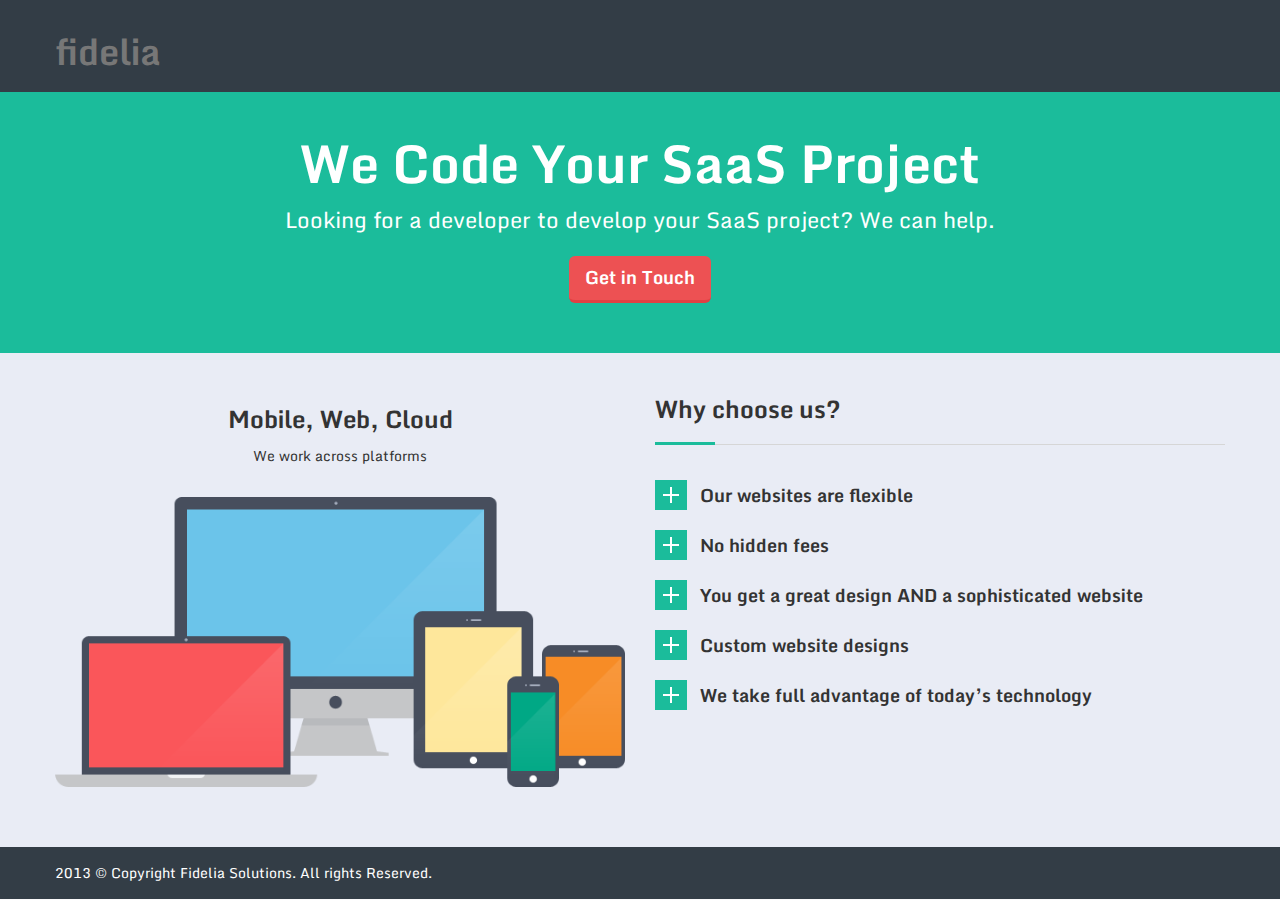
<file: index.html>
<!DOCTYPE html>
<html lang="en">
  <head>
    <meta charset="utf-8">
    <meta name="viewport" content="width=device-width, initial-scale=1.0">
    <meta name="description" content="">
    <meta name="author" content="">
    <!-- <link rel="shortcut icon" href="ico/favicon.png"> -->

    <title>Fidelia - We Code Your SaaS Project</title>
	
    <!-- Bootstrap -->
    <link href="css/bootstrap.min.css" rel="stylesheet">
	
    <!-- Custom style -->
    <link href="css/style.min.css" rel="stylesheet">
	
	<!-- Font -->
	<link href='https://fonts.googleapis.com/css?family=Monda:400,700' rel='stylesheet' type='text/css'>

	<!-- Custom style -->
    <link href="skin/default.css" rel="stylesheet">
		
    <!-- HTML5 shim and Respond.js IE8 support of HTML5 elements and media queries -->
    <!--[if lt IE 9]>
	  <script src="js/html5shiv.js"></script>
	   <script src="js/respond.min.js"></script>
	<![endif]-->	
  </head>
  <body>

	<!-- Header -->
	<header>
		<div class="navbar">
			<div class="container">
				<a class="navbar-brand" href="index.html"><h3>fidelia</h3></a>
			</div><!-- End container -->
		</div><!-- End navbar -->
	</header>
	<!-- End header -->
	
	<!-- Start intro -->
	<section id="intro">
		<div class="container">
			<div class="row">
				<div class="col-lg-12">		
					<h2>We Code Your SaaS Project</h2>
					<p>
						Looking for a developer to develop your SaaS project? We can help.
					</p>
					<p><a href="mailto:nikos@fideliasolutions.com" class="btn btn-lg btn-red">Get in Touch</a><p>
				</div>        
			</div>
		</div>	
	</section>
	<!-- End intro -->


	<section class="gray-bg">
		<div class="container">
			<div class="row">
				<div class="col-lg-6 aligncenter">
					<h4>Mobile, Web, Cloud</h4>
					<p>
						We work across platforms
					</p>
					<img src="img/flat-divace.png" class="max-object margintop20" alt="" />
				</div>
				<div class="col-lg-6">
					<h4 class="heading"><span>Why choose us?</span><span class="left"></span></h4>
					<div class="accordion clearfix" id="accordion">
						<div class="accordion-group">
							<div class="accordion-heading">
								<span></span>
								<a class="accordion-toggle" data-toggle="collapse" data-parent="#accordion" href="index2.html#collapseOne">
								Our websites are flexible
								</a>
							</div>
							<div id="collapseOne" class="accordion-body collapse">
								<span></span>
								<div class="accordion-inner">
									<p>
									New functionality can be added seamlessly and quickly without reinventing the wheel. What does this mean for you? Faster turnaround times and lower costs since it takes us less time to implement complex features.

									</p>													
								</div>
							</div>
						</div>
						<div class="accordion-group">
							<div class="accordion-heading">
								<span></span>
								<a class="accordion-toggle" data-toggle="collapse" data-parent="#accordion" href="index2.html#collapseTwo">
								No hidden fees
								</a>
							</div>
							<div id="collapseTwo" class="accordion-body collapse">
								<span></span>
								<div class="accordion-inner">
									<p>
									We tell you the costs upfront with our detailed proposals; we want all of us to have the same expectations for your project.
									</p>													
								</div>
							</div>
						</div>
						<div class="accordion-group">
							<div class="accordion-heading">
								<span></span>
								<a class="accordion-toggle" data-toggle="collapse" data-parent="#accordion" href="index2.html#collapseThree">
								You get a great design AND a sophisticated website
								</a>
							</div>
							<div id="collapseThree" class="accordion-body collapse">
								<span></span>
								<div class="accordion-inner">
									<p>
									Why have a high-tech website with all the bells and whistles that looks only mediocre, or vice versa?
									</p>													
								</div>
							</div>
						</div>	
						<div class="accordion-group">
							<div class="accordion-heading">
								<span></span>
								<a class="accordion-toggle" data-toggle="collapse" data-parent="#accordion" href="index2.html#collapseFour">
									Custom website designs
								</a>
							</div>
							<div id="collapseFour" class="accordion-body collapse">
								<span></span>
								<div class="accordion-inner">
									<p>
									Need a unique design for your website? We actually listen to your ideas and create your website design especially for you, based on your input.
									</p>													
								</div>
							</div>
						</div>
						<div class="accordion-group">
							<div class="accordion-heading">
								<span></span>
								<a class="accordion-toggle" data-toggle="collapse" data-parent="#accordion" href="index2.html#collapseFive">
								We take full advantage of today’s technology
								</a>
							</div>
							<div id="collapseFive" class="accordion-body collapse">
								<span></span>
								<div class="accordion-inner">
									<p>
									Technology is a wonderful thing and it allows us to successfully work remotely with clients across the country. That means we don’t have to pay for a fancy office, and neither do you.
									</p>													
								</div>
							</div>
						</div>						
					</div>
				</div>				
			</div>
		</div>
	</section>
	
	<footer>
		<div class="container">
			<div class="row">
				<div class="col-lg-12">
					<p class="copyright">2013 &copy; Copyright Fidelia Solutions. All rights Reserved.</p>
				
<!-- 					<div class="social-wrapper">
						<a href="index2.html#" class="social-icon"><i class="icon-facebook"></i></a>
						<a href="index2.html#" class="social-icon"><i class="icon-twitter"></i></a>
						<a href="index2.html#" class="social-icon"><i class="icon-google-plus"></i></a>
						<a href="index2.html#" class="social-icon"><i class="icon-linkedin"></i></a>
						<a href="index2.html#" class="social-icon"><i class="icon-rss"></i></a>	
					</div>
 -->
				</div>	
			</div>
		</div>				
	</footer>
	
    <!-- JavaScript plugins (requires jQuery) -->
    <script src="js/jquery.js"></script>
	
	<!-- JavaScript easing plugins -->
	<script src="js/jquery.easing.1.3.min.js"></script>	
	
    <!-- Include all compiled plugins (below), or include individual files as needed -->
    <script src="js/bootstrap.min.js"></script>
	
  </body>
</html>
</file>
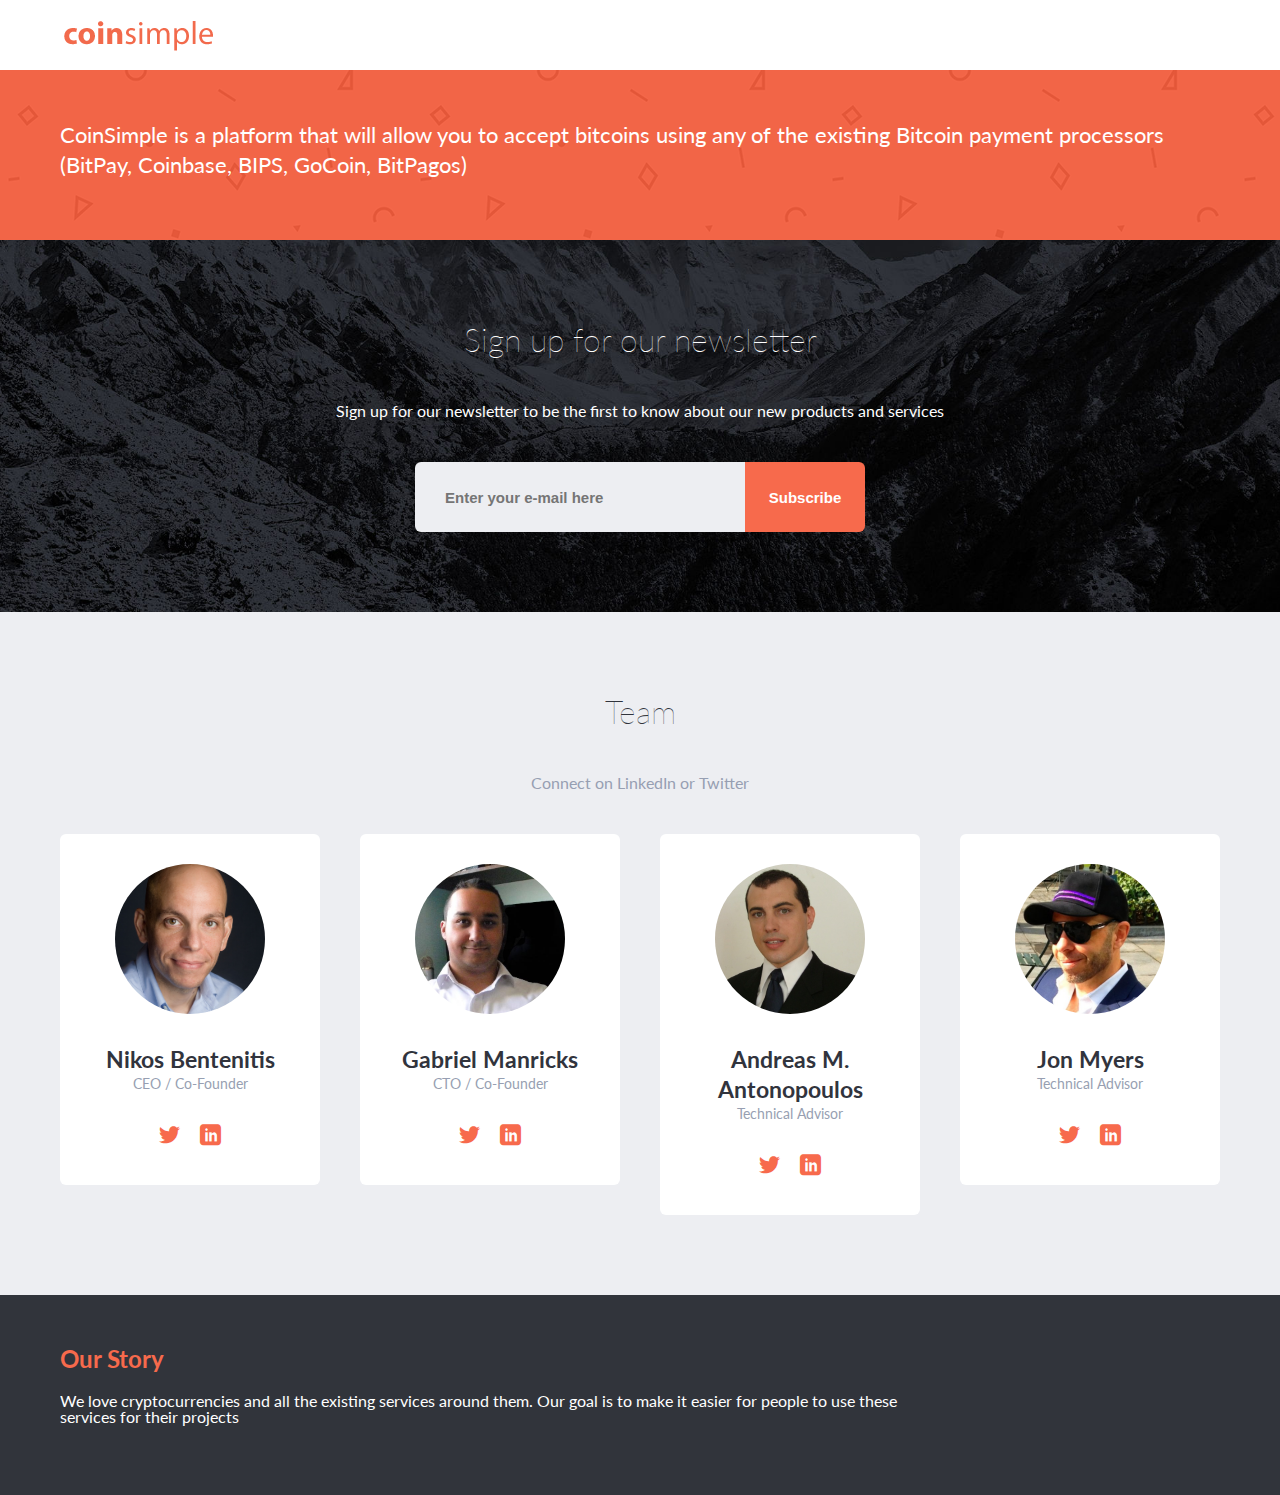
<file: coinsimple/index.html>
<!doctype html>
<html lang="en">
<head>
<meta http-equiv="Content-Type" content="text/html; charset=utf-8">
	<title></title>
	<link rel="shortcut icon" href="">
	<meta name="description" content="">
	<!--[if lt IE 9]>
		<script src="http://html5shim.googlecode.com/svn/trunk/html5.js"></script>
	<![endif]-->
	<!--[if lte IE 7]><script src="js/lte-ie7.js"></script><![endif]-->
	<!-- Mobile Specific Metas -->
	<meta name="viewport" content="width=device-width, initial-scale=1, maximum-scale=1">	
	<!-- CSS -->
	<link rel="stylesheet" href="css/all.css">
</head>
<body class="menu-static" id="home">


<!-- MENU -->
<a class="logo-top show-phone" href="index.html#"></a>
<div class="menu-bg">
	<div class="row">
		<div class="grid_12 menu">
			<a class="logo hide-phone" href="javascript:void(0)" onClick="goToByScroll('home')"></a>
			<div class="menu-mobile">
				<div class="menu-button icon-menu-2 show-phone"></div>
				<ul class="menu-links">
					<!-- <li><a href="javascript:void(0)" onClick="goToByScroll('team')">Team</a></li> -->
					<!-- <li><a href="blog/">Blog</a></li> -->
				</ul>
			</div>
		</div>
	</div>
</div>
<!-- /MENU -->


<!-- TEXT + BUTTON -->
<div class="text-button-bg">
	<div class="row">
		<div class="grid_12 text-button">
			<p>CoinSimple is a platform that will allow you to accept bitcoins using any of the existing Bitcoin payment processors (BitPay, Coinbase, BIPS, GoCoin, BitPagos)</p>
		</div>
	</div>
</div>
<!-- /TEXT + BUTTON -->

<!-- SUBSCRIBE BOX -->
<div class="subscribe-bg">
	<h3>Sign up for our newsletter</h3>
	<div class="row team">
		<div class="grid_8 offset_2">
			<p>Sign up for our newsletter to be the first to know about our new products and services</p>

			<form target="_blank" name="mc-embedded-subscribe-form" id="mc-embedded-subscribe-form" method="post" action="http://appsandscience.us5.list-manage.com/subscribe/post?u=6ebc6079bda1579c290b98641&amp;id=78034b9fe6">
				<div class="form-subscribe">

					<input type="text" id="mce-EMAIL" name="EMAIL" autocomplete="off" placeholder="Enter your e-mail here">
					<button type="submit" class="submit" id="mc-embedded-subscribe" name="subscribe" value="Subscribe">Subscribe</button>
				</div>

			</form>			
		</div>
	</div>
</div>
<!-- /SUBSCRIBE BOX -->

<!-- TEAM -->
<div id="team" class="team-bg">
	<h3>Team</h3>
	<div class="row team">
		<div class="grid_12">
			<p>Connect on LinkedIn or Twitter</p>
		</div>
	</div>
	<div class="row team">
		<!-- MEMBER -->
		<div class="grid_3 member">
			<div class="person-img" style="background-image: url('images/nb.jpg');"></div>
			<h5>Nikos Bentenitis</h5>
			<p>CEO / Co-Founder</p>
			<div class="team-social">
				<a href="https://www.twitter.com/nikosbentenitis" class="icon-twitter"></a>
				<a href="http://www.linkedin.com/in/nikosbentenitis" class="icon-linkedin"></a>
			</div>
		</div>
		<div class="grid_3 member">
			<div class="person-img" style="background-image: url('images/gm.jpg');"></div>
			<h5>Gabriel Manricks</h5>
			<p>CTO / Co-Founder</p>
			<div class="team-social">
				<a href="https://twitter.com/GabrielManricks" class="icon-twitter"></a>
				<a href="http://il.linkedin.com/pub/gabriel-manricks/41/334/996" class="icon-linkedin"></a>
			</div>
		</div>
		<div class="grid_3 member">
			<div class="person-img" style="background-image: url('images/ama.jpg');"></div>
			<h5>Andreas M. Antonopoulos</h5>
			<p>Technical Advisor</p>
			<div class="team-social">
				<a href="https://twitter.com/aantonop" class="icon-twitter"></a>
				<a href="http://www.linkedin.com/in/amantonopoulos" class="icon-linkedin"></a>
			</div>
		</div>
		<div class="grid_3 member">
			<div class="person-img" style="background-image: url('images/jm.jpg');"></div>
			<h5>Jon Myers</h5>
			<p>Technical Advisor</p>
			<div class="team-social">
				<a href="https://twitter.com/jonmyers" class="icon-twitter"></a>
				<a href="http://www.linkedin.com/in/jonmy" class="icon-linkedin"></a>
			</div>
		</div>
	</div>
</div>
<!-- /TEAM -->

<!-- FOOTER -->
<div class="footer-bg">
	<div class="row footer">
		<div class="grid_9 footer-col">
			<h4>Our Story</h4>
			<p>We love cryptocurrencies and all the existing services around them. Our goal is to make it easier for people to use these services for their projects</p>
		</div>

<!-- 		<div class="grid_3 footer-col">
			<h4>Contact Us</h4>
			<p>PO Box 6249<br>Austin, TX 78762</p>
			<p>+1-512-524-7791</p>
			<p><a href="mailto:hello@monero.co">hello@monero.co</a></p>
		</div>
 -->	
	</div>
</div>
<!-- /FOOTER -->

<!-- jQuery library -->
<script src="js/jquery-1.8.2.min.js"></script>
<!-- fitvids -->
<script src="js/jquery.fitvids.js"></script>
<!-- bxSlider JS -->
<script src="js/jquery.bxslider.js"></script>
<!-- all JS scripts -->
<script src="js/scripts.js"></script>

</body>
</html>
</file>
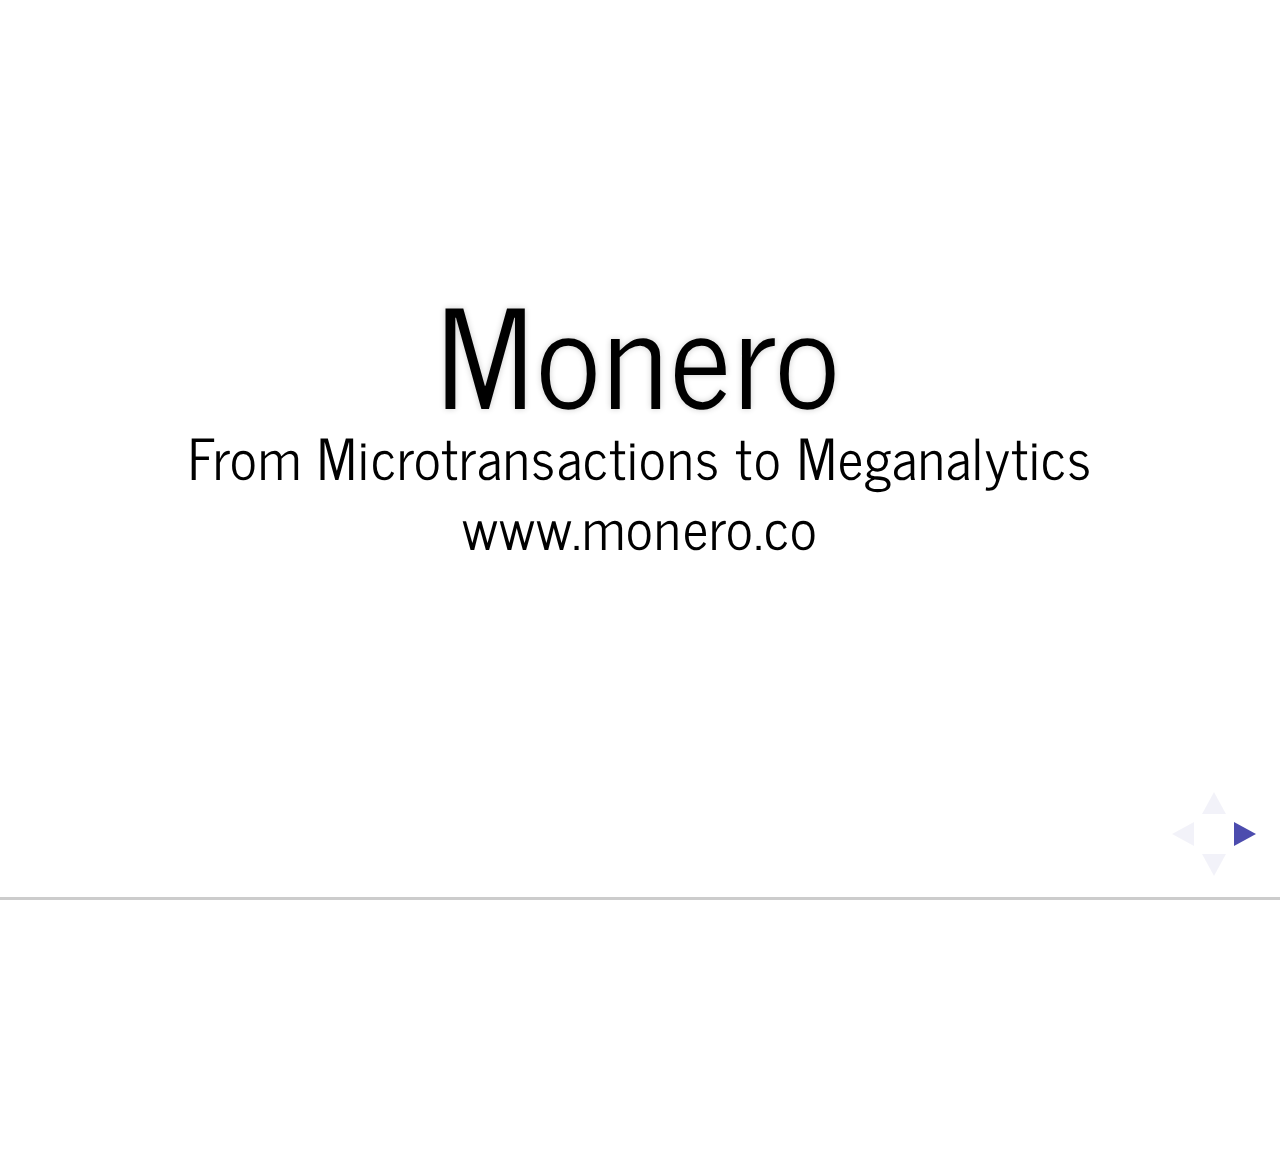
<file: coinsimple/docs/havelock/index.html>
<!doctype html>
<html lang="en">

	<head>
		<meta charset="utf-8">

		<title>Monero - Stripe for Bitcoin</title>

		<meta name="description" content="Bitcoin Foundation - Education Committee">
		<meta name="author" content="Nikos Bentenitis">

		<meta name="apple-mobile-web-app-capable" content="yes" />
		<meta name="apple-mobile-web-app-status-bar-style" content="black-translucent" />

		<meta name="viewport" content="width=device-width, initial-scale=1.0, maximum-scale=1.0, user-scalable=no">

		<link rel="stylesheet" href="css/reveal.min.css">

		<!-- default, beige, sky, night, serif, simple-->
 		<link rel="stylesheet" href="css/theme/simpleEN.css" id="theme">

		<!-- For syntax highlighting -->
		<link rel="stylesheet" href="lib/css/zenburn.css">

		<!-- If the query includes 'print-pdf', use the PDF print sheet -->
		<script>
			document.write( '<link rel="stylesheet" href="css/print/' + ( window.location.search.match( /print-pdf/gi ) ? 'pdf' : 'paper' ) + '.css" type="text/css" media="print">' );
		</script>

		<!--[if lt IE 9]>
		<script src="lib/js/html5shiv.js"></script>
		<![endif]-->
	</head>

	<body>

		<div class="reveal">
			<div class="slides">

<section data-state="" section data-markdown="monero.md" data-separator="^\n\n\n" data-vertical="^\n\n">
</section>

</div>
</div>

		<script src="lib/js/head.min.js"></script>
		<script src="js/reveal.min.js"></script>

		<script>

			// Full list of configuration options available here:
			// https://github.com/hakimel/reveal.js#configuration
			Reveal.initialize({
				controls: true,
				progress: true,
				history: true,
				center: true,
				overview: true,

				theme: Reveal.getQueryHash().theme, // available themes are in /css/theme
				transition: Reveal.getQueryHash().transition || 'fade', // default/cube/page/concave/zoom/linear/fade/none

				// Optional libraries used to extend on reveal.js
				dependencies: [
					{ src: 'lib/js/classList.js', condition: function() { return !document.body.classList; } },
					{ src: 'plugin/markdown/marked.js', condition: function() { return !!document.querySelector( '[data-markdown]' ); } },
					{ src: 'plugin/markdown/markdown.js', condition: function() { return !!document.querySelector( '[data-markdown]' ); } },
					{ src: 'plugin/highlight/highlight.js', async: true, callback: function() { hljs.initHighlightingOnLoad(); } },
					{ src: 'plugin/zoom-js/zoom.js', async: true, condition: function() { return !!document.body.classList; } },
					{ src: 'plugin/notes/notes.js', async: true, condition: function() { return !!document.body.classList; } }
					// { src: 'plugin/search/search.js', async: true, condition: function() { return !!document.body.classList; } }
					// { src: 'plugin/remotes/remotes.js', async: true, condition: function() { return !!document.body.classList; } }
				]
			});

		</script>

	</body>
</html>
</file>
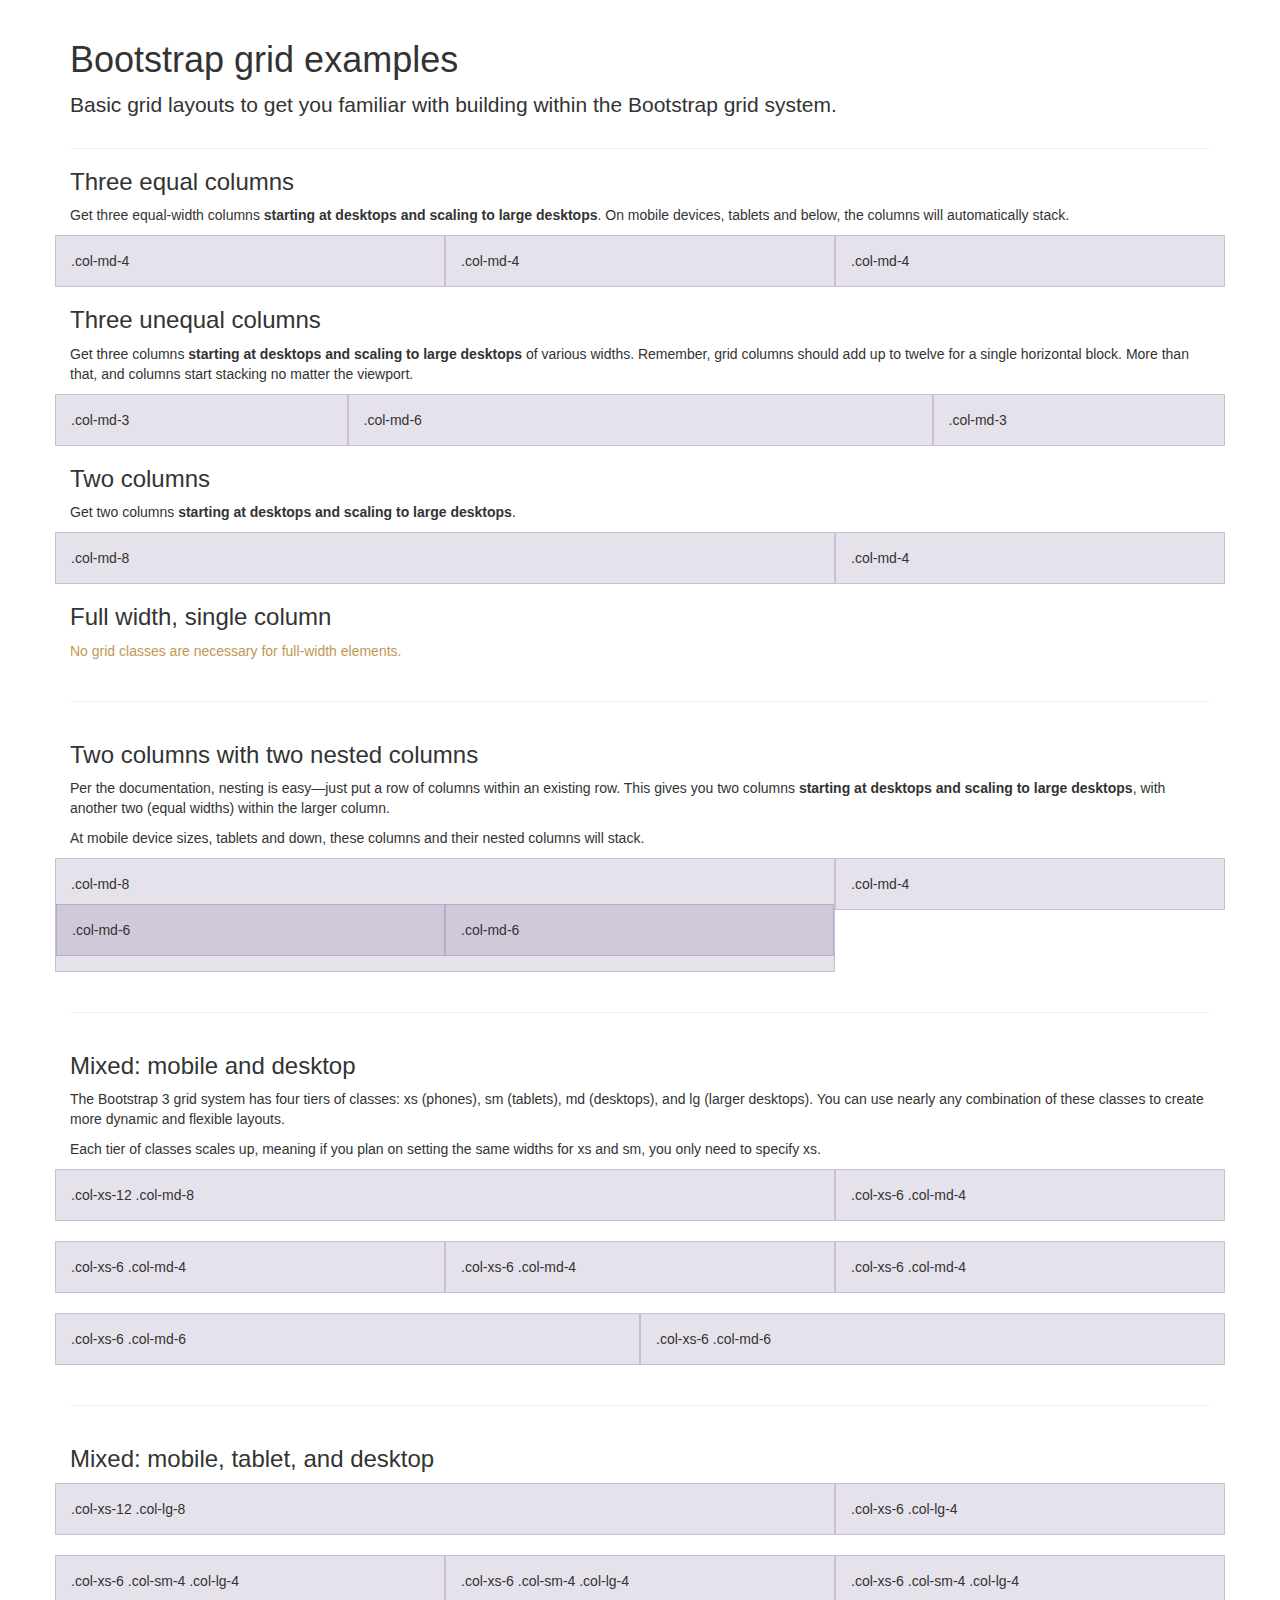
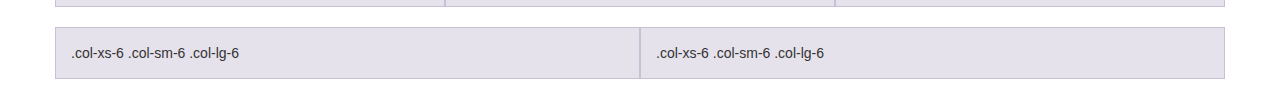
<file: coinsimple/blog/javascripts/libs/bootstrap-3.0.0/examples/grid/index.html>
<!DOCTYPE html>
<html lang="en">
  <head>
    <meta charset="utf-8">
    <meta name="viewport" content="width=device-width, initial-scale=1.0">
    <meta name="description" content="">
    <meta name="author" content="">
    <link rel="shortcut icon" href="../../assets/ico/favicon.png">

    <title>Grid Template for Bootstrap</title>

    <!-- Bootstrap core CSS -->
    <link href="../../dist/css/bootstrap.css" rel="stylesheet">

    <!-- Custom styles for this template -->
    <link href="grid.css" rel="stylesheet">

    <!-- HTML5 shim and Respond.js IE8 support of HTML5 elements and media queries -->
    <!--[if lt IE 9]>
      <script src="../../assets/js/html5shiv.js"></script>
      <script src="../../assets/js/respond.min.js"></script>
    <![endif]-->
  </head>

  <body>
    <div class="container">

      <div class="page-header">
        <h1>Bootstrap grid examples</h1>
        <p class="lead">Basic grid layouts to get you familiar with building within the Bootstrap grid system.</p>
      </div>

      <h3>Three equal columns</h3>
      <p>Get three equal-width columns <strong>starting at desktops and scaling to large desktops</strong>. On mobile devices, tablets and below, the columns will automatically stack.</p>
      <div class="row">
        <div class="col-md-4">.col-md-4</div>
        <div class="col-md-4">.col-md-4</div>
        <div class="col-md-4">.col-md-4</div>
      </div>

      <h3>Three unequal columns</h3>
      <p>Get three columns <strong>starting at desktops and scaling to large desktops</strong> of various widths. Remember, grid columns should add up to twelve for a single horizontal block. More than that, and columns start stacking no matter the viewport.</p>
      <div class="row">
        <div class="col-md-3">.col-md-3</div>
        <div class="col-md-6">.col-md-6</div>
        <div class="col-md-3">.col-md-3</div>
      </div>

      <h3>Two columns</h3>
      <p>Get two columns <strong>starting at desktops and scaling to large desktops</strong>.</p>
      <div class="row">
        <div class="col-md-8">.col-md-8</div>
        <div class="col-md-4">.col-md-4</div>
      </div>

      <h3>Full width, single column</h3>
      <p class="text-warning">No grid classes are necessary for full-width elements.</p>

      <hr>

      <h3>Two columns with two nested columns</h3>
      <p>Per the documentation, nesting is easy—just put a row of columns within an existing row. This gives you two columns <strong>starting at desktops and scaling to large desktops</strong>, with another two (equal widths) within the larger column.</p>
      <p>At mobile device sizes, tablets and down, these columns and their nested columns will stack.</p>
      <div class="row">
        <div class="col-md-8">
          .col-md-8
          <div class="row">
            <div class="col-md-6">.col-md-6</div>
            <div class="col-md-6">.col-md-6</div>
          </div>
        </div>
        <div class="col-md-4">.col-md-4</div>
      </div>

      <hr>

      <h3>Mixed: mobile and desktop</h3>
      <p>The Bootstrap 3 grid system has four tiers of classes: xs (phones), sm (tablets), md (desktops), and lg (larger desktops). You can use nearly any combination of these classes to create more dynamic and flexible layouts.</p>
      <p>Each tier of classes scales up, meaning if you plan on setting the same widths for xs and sm, you only need to specify xs.</p>
      <div class="row">
        <div class="col-xs-12 col-md-8">.col-xs-12 .col-md-8</div>
        <div class="col-xs-6 col-md-4">.col-xs-6 .col-md-4</div>
      </div>
      <div class="row">
        <div class="col-xs-6 col-md-4">.col-xs-6 .col-md-4</div>
        <div class="col-xs-6 col-md-4">.col-xs-6 .col-md-4</div>
        <div class="col-xs-6 col-md-4">.col-xs-6 .col-md-4</div>
      </div>
      <div class="row">
        <div class="col-xs-6 col-md-6">.col-xs-6 .col-md-6</div>
        <div class="col-xs-6 col-md-6">.col-xs-6 .col-md-6</div>
      </div>

      <hr>

      <h3>Mixed: mobile, tablet, and desktop</h3>
      <p></p>
      <div class="row">
        <div class="col-xs-12 col-sm-8 col-lg-8">.col-xs-12 .col-lg-8</div>
        <div class="col-xs-6 col-sm-4 col-lg-4">.col-xs-6 .col-lg-4</div>
      </div>
      <div class="row">
        <div class="col-xs-6 col-sm-4 col-lg-4">.col-xs-6 .col-sm-4 .col-lg-4</div>
        <div class="col-xs-6 col-sm-4 col-lg-4">.col-xs-6 .col-sm-4 .col-lg-4</div>
        <div class="col-xs-6 col-sm-4 col-lg-4">.col-xs-6 .col-sm-4 .col-lg-4</div>
      </div>
      <div class="row">
        <div class="col-xs-6 col-sm-6 col-lg-6">.col-xs-6 .col-sm-6 .col-lg-6</div>
        <div class="col-xs-6 col-sm-6 col-lg-6">.col-xs-6 .col-sm-6 .col-lg-6</div>
      </div>

    </div> <!-- /container -->


    <!-- Bootstrap core JavaScript
    ================================================== -->
    <!-- Placed at the end of the document so the pages load faster -->
  </body>
</html>
</file>
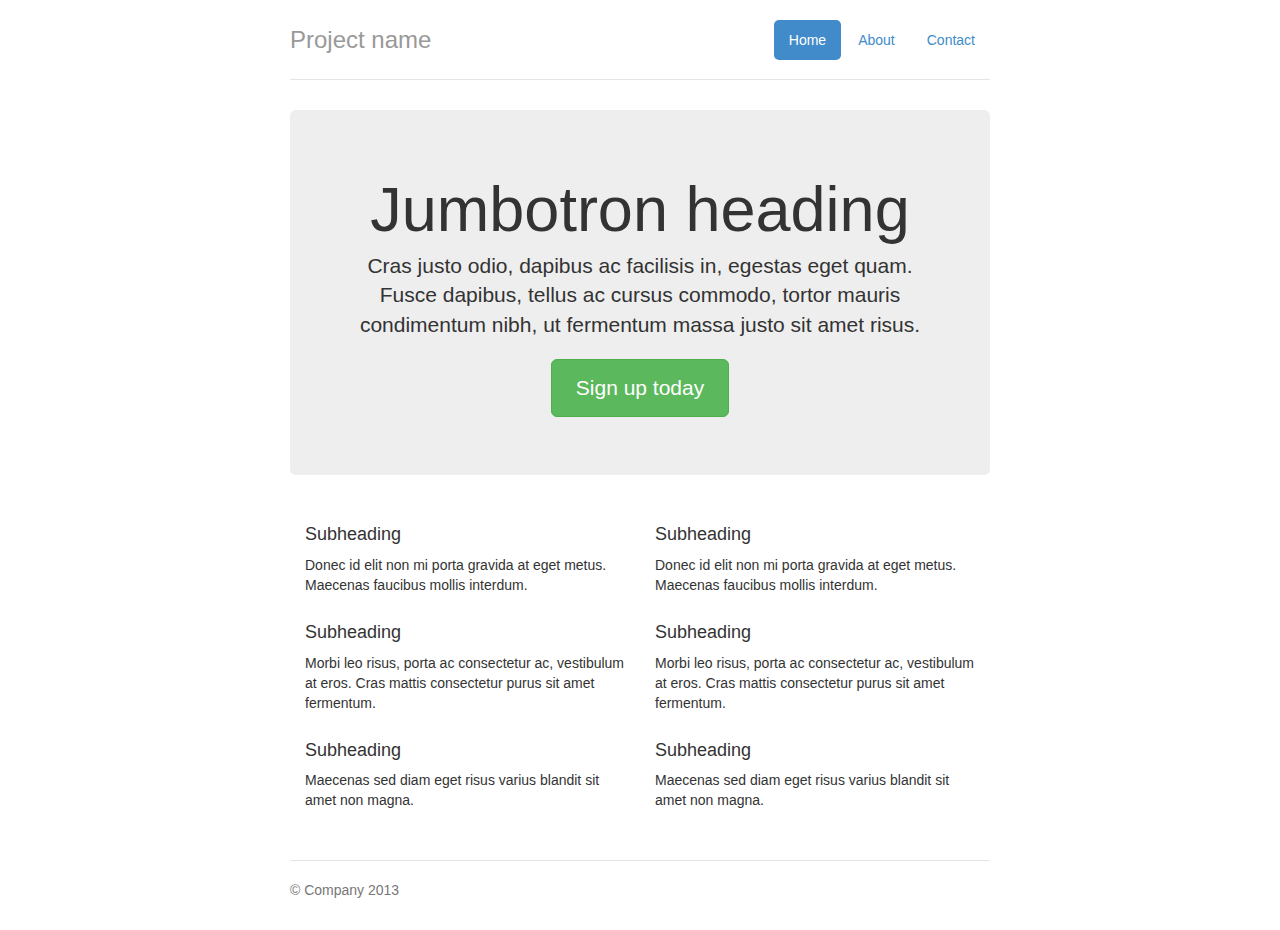
<file: coinsimple/blog/javascripts/libs/bootstrap-3.0.0/examples/jumbotron-narrow/index.html>
<!DOCTYPE html>
<html lang="en">
  <head>
    <meta charset="utf-8">
    <meta name="viewport" content="width=device-width, initial-scale=1.0">
    <meta name="description" content="">
    <meta name="author" content="">
    <link rel="shortcut icon" href="../../assets/ico/favicon.png">

    <title>Narrow Jumbotron Template for Bootstrap</title>

    <!-- Bootstrap core CSS -->
    <link href="../../dist/css/bootstrap.css" rel="stylesheet">

    <!-- Custom styles for this template -->
    <link href="jumbotron-narrow.css" rel="stylesheet">

    <!-- HTML5 shim and Respond.js IE8 support of HTML5 elements and media queries -->
    <!--[if lt IE 9]>
      <script src="../../assets/js/html5shiv.js"></script>
      <script src="../../assets/js/respond.min.js"></script>
    <![endif]-->
  </head>

  <body>

    <div class="container">
      <div class="header">
        <ul class="nav nav-pills pull-right">
          <li class="active"><a href="#">Home</a></li>
          <li><a href="#">About</a></li>
          <li><a href="#">Contact</a></li>
        </ul>
        <h3 class="text-muted">Project name</h3>
      </div>

      <div class="jumbotron">
        <h1>Jumbotron heading</h1>
        <p class="lead">Cras justo odio, dapibus ac facilisis in, egestas eget quam. Fusce dapibus, tellus ac cursus commodo, tortor mauris condimentum nibh, ut fermentum massa justo sit amet risus.</p>
        <p><a class="btn btn-lg btn-success" href="#">Sign up today</a></p>
      </div>

      <div class="row marketing">
        <div class="col-lg-6">
          <h4>Subheading</h4>
          <p>Donec id elit non mi porta gravida at eget metus. Maecenas faucibus mollis interdum.</p>

          <h4>Subheading</h4>
          <p>Morbi leo risus, porta ac consectetur ac, vestibulum at eros. Cras mattis consectetur purus sit amet fermentum.</p>

          <h4>Subheading</h4>
          <p>Maecenas sed diam eget risus varius blandit sit amet non magna.</p>
        </div>

        <div class="col-lg-6">
          <h4>Subheading</h4>
          <p>Donec id elit non mi porta gravida at eget metus. Maecenas faucibus mollis interdum.</p>

          <h4>Subheading</h4>
          <p>Morbi leo risus, porta ac consectetur ac, vestibulum at eros. Cras mattis consectetur purus sit amet fermentum.</p>

          <h4>Subheading</h4>
          <p>Maecenas sed diam eget risus varius blandit sit amet non magna.</p>
        </div>
      </div>

      <div class="footer">
        <p>&copy; Company 2013</p>
      </div>

    </div> <!-- /container -->


    <!-- Bootstrap core JavaScript
    ================================================== -->
    <!-- Placed at the end of the document so the pages load faster -->
  </body>
</html>
</file>
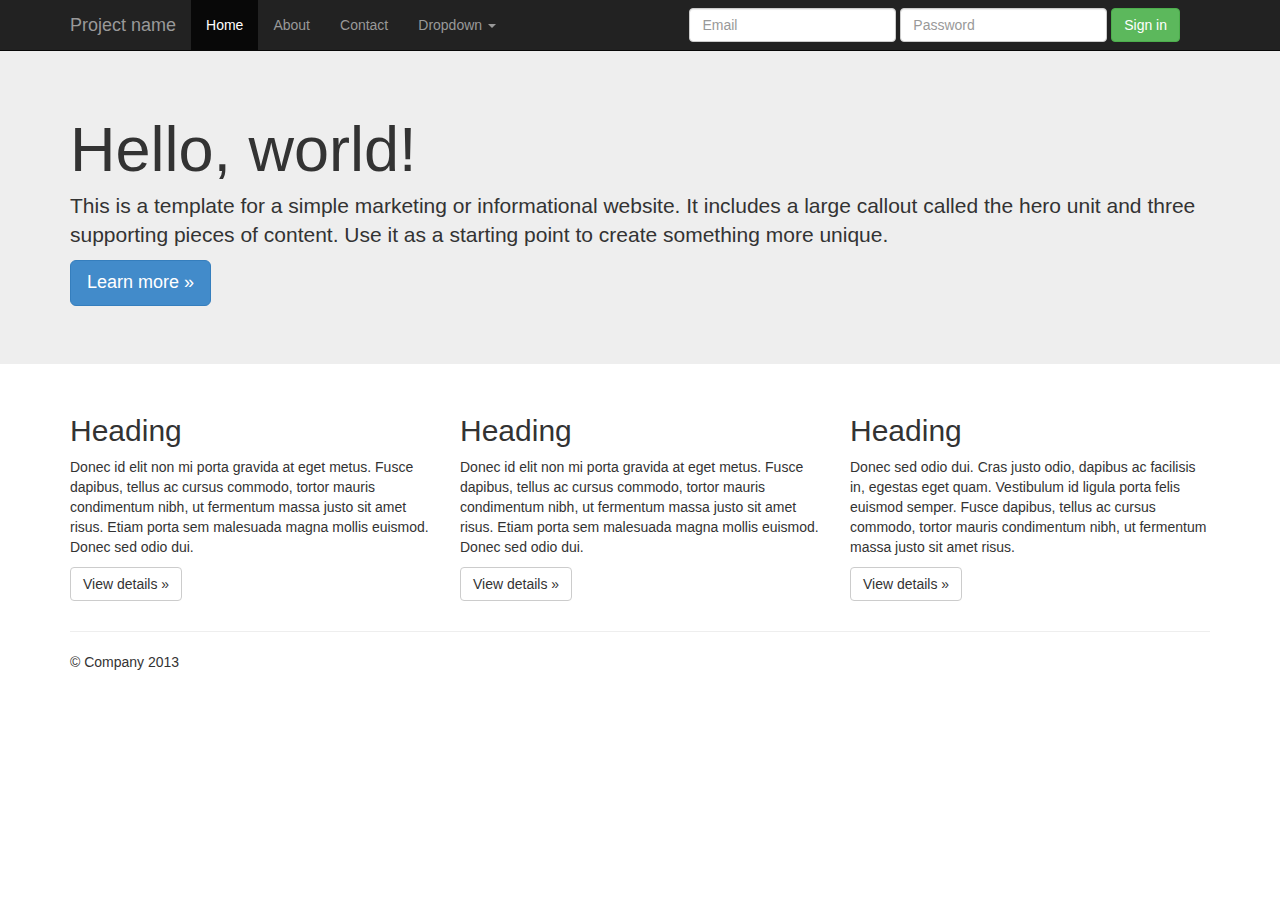
<file: coinsimple/blog/javascripts/libs/bootstrap-3.0.0/examples/jumbotron/index.html>
<!DOCTYPE html>
<html lang="en">
  <head>
    <meta charset="utf-8">
    <meta name="viewport" content="width=device-width, initial-scale=1.0">
    <meta name="description" content="">
    <meta name="author" content="">
    <link rel="shortcut icon" href="../../assets/ico/favicon.png">

    <title>Jumbotron Template for Bootstrap</title>

    <!-- Bootstrap core CSS -->
    <link href="../../dist/css/bootstrap.css" rel="stylesheet">

    <!-- Custom styles for this template -->
    <link href="jumbotron.css" rel="stylesheet">

    <!-- HTML5 shim and Respond.js IE8 support of HTML5 elements and media queries -->
    <!--[if lt IE 9]>
      <script src="../../assets/js/html5shiv.js"></script>
      <script src="../../assets/js/respond.min.js"></script>
    <![endif]-->
  </head>

  <body>

    <div class="navbar navbar-inverse navbar-fixed-top">
      <div class="container">
        <div class="navbar-header">
          <button type="button" class="navbar-toggle" data-toggle="collapse" data-target=".navbar-collapse">
            <span class="icon-bar"></span>
            <span class="icon-bar"></span>
            <span class="icon-bar"></span>
          </button>
          <a class="navbar-brand" href="#">Project name</a>
        </div>
        <div class="navbar-collapse collapse">
          <ul class="nav navbar-nav">
            <li class="active"><a href="#">Home</a></li>
            <li><a href="#about">About</a></li>
            <li><a href="#contact">Contact</a></li>
            <li class="dropdown">
              <a href="#" class="dropdown-toggle" data-toggle="dropdown">Dropdown <b class="caret"></b></a>
              <ul class="dropdown-menu">
                <li><a href="#">Action</a></li>
                <li><a href="#">Another action</a></li>
                <li><a href="#">Something else here</a></li>
                <li class="divider"></li>
                <li class="dropdown-header">Nav header</li>
                <li><a href="#">Separated link</a></li>
                <li><a href="#">One more separated link</a></li>
              </ul>
            </li>
          </ul>
          <form class="navbar-form navbar-right">
            <div class="form-group">
              <input type="text" placeholder="Email" class="form-control">
            </div>
            <div class="form-group">
              <input type="password" placeholder="Password" class="form-control">
            </div>
            <button type="submit" class="btn btn-success">Sign in</button>
          </form>
        </div><!--/.navbar-collapse -->
      </div>
    </div>

    <!-- Main jumbotron for a primary marketing message or call to action -->
    <div class="jumbotron">
      <div class="container">
        <h1>Hello, world!</h1>
        <p>This is a template for a simple marketing or informational website. It includes a large callout called the hero unit and three supporting pieces of content. Use it as a starting point to create something more unique.</p>
        <p><a class="btn btn-primary btn-lg">Learn more &raquo;</a></p>
      </div>
    </div>

    <div class="container">
      <!-- Example row of columns -->
      <div class="row">
        <div class="col-lg-4">
          <h2>Heading</h2>
          <p>Donec id elit non mi porta gravida at eget metus. Fusce dapibus, tellus ac cursus commodo, tortor mauris condimentum nibh, ut fermentum massa justo sit amet risus. Etiam porta sem malesuada magna mollis euismod. Donec sed odio dui. </p>
          <p><a class="btn btn-default" href="#">View details &raquo;</a></p>
        </div>
        <div class="col-lg-4">
          <h2>Heading</h2>
          <p>Donec id elit non mi porta gravida at eget metus. Fusce dapibus, tellus ac cursus commodo, tortor mauris condimentum nibh, ut fermentum massa justo sit amet risus. Etiam porta sem malesuada magna mollis euismod. Donec sed odio dui. </p>
          <p><a class="btn btn-default" href="#">View details &raquo;</a></p>
       </div>
        <div class="col-lg-4">
          <h2>Heading</h2>
          <p>Donec sed odio dui. Cras justo odio, dapibus ac facilisis in, egestas eget quam. Vestibulum id ligula porta felis euismod semper. Fusce dapibus, tellus ac cursus commodo, tortor mauris condimentum nibh, ut fermentum massa justo sit amet risus.</p>
          <p><a class="btn btn-default" href="#">View details &raquo;</a></p>
        </div>
      </div>

      <hr>

      <footer>
        <p>&copy; Company 2013</p>
      </footer>
    </div> <!-- /container -->


    <!-- Bootstrap core JavaScript
    ================================================== -->
    <!-- Placed at the end of the document so the pages load faster -->
    <script src="../../assets/js/jquery.js"></script>
    <script src="../../dist/js/bootstrap.min.js"></script>
  </body>
</html>
</file>
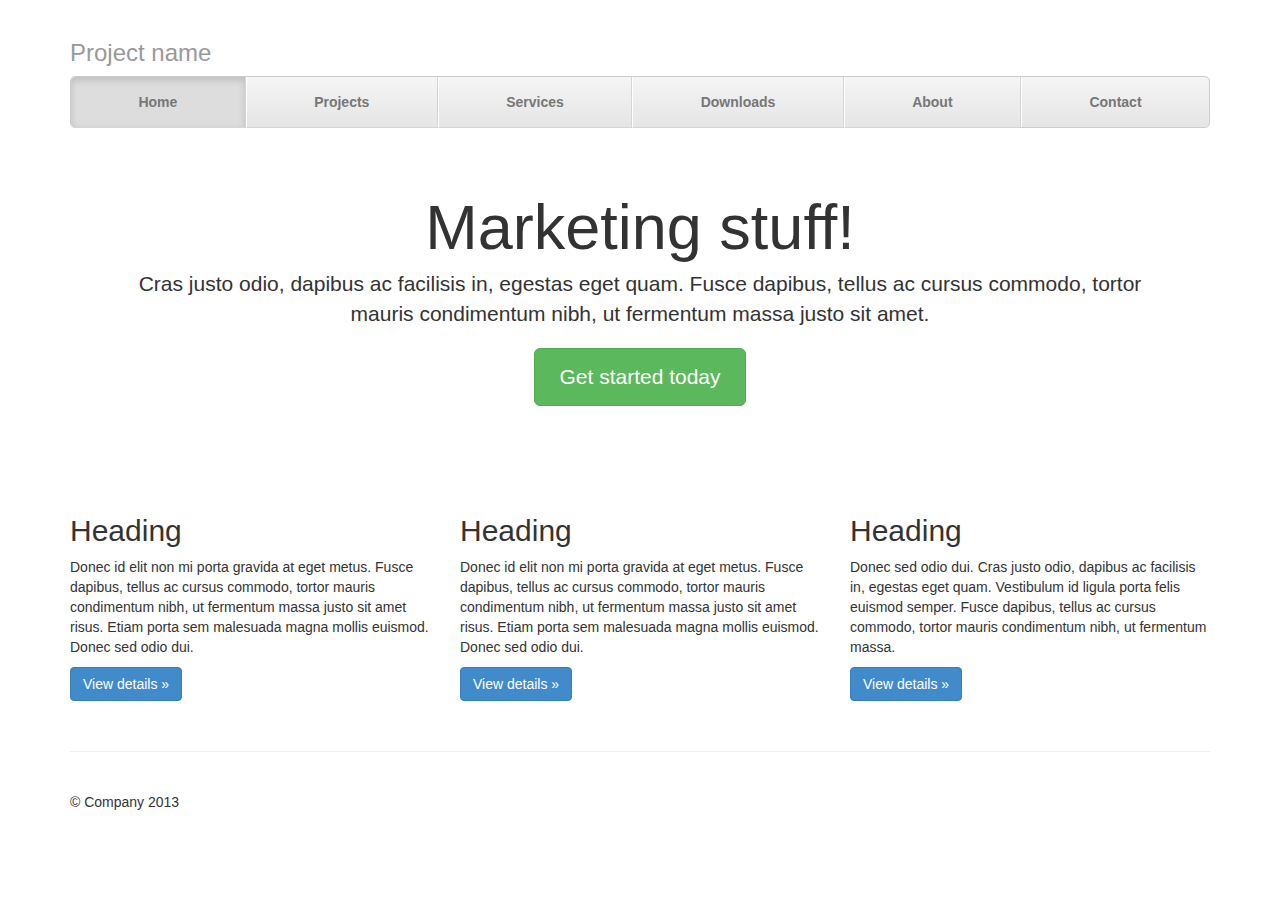
<file: coinsimple/blog/javascripts/libs/bootstrap-3.0.0/examples/justified-nav/index.html>
<!DOCTYPE html>
<html lang="en">
  <head>
    <meta charset="utf-8">
    <meta name="viewport" content="width=device-width, initial-scale=1.0">
    <meta name="description" content="">
    <meta name="author" content="">
    <link rel="shortcut icon" href="../../assets/ico/favicon.png">

    <title>Justified Nav Template for Bootstrap</title>

    <!-- Bootstrap core CSS -->
    <link href="../../dist/css/bootstrap.css" rel="stylesheet">

    <!-- Custom styles for this template -->
    <link href="justified-nav.css" rel="stylesheet">

    <!-- HTML5 shim and Respond.js IE8 support of HTML5 elements and media queries -->
    <!--[if lt IE 9]>
      <script src="../../assets/js/html5shiv.js"></script>
      <script src="../../assets/js/respond.min.js"></script>
    <![endif]-->
  </head>

  <body>

    <div class="container">

      <div class="masthead">
        <h3 class="text-muted">Project name</h3>
        <ul class="nav nav-justified">
          <li class="active"><a href="#">Home</a></li>
          <li><a href="#">Projects</a></li>
          <li><a href="#">Services</a></li>
          <li><a href="#">Downloads</a></li>
          <li><a href="#">About</a></li>
          <li><a href="#">Contact</a></li>
        </ul>
      </div>

      <!-- Jumbotron -->
      <div class="jumbotron">
        <h1>Marketing stuff!</h1>
        <p class="lead">Cras justo odio, dapibus ac facilisis in, egestas eget quam. Fusce dapibus, tellus ac cursus commodo, tortor mauris condimentum nibh, ut fermentum massa justo sit amet.</p>
        <p><a class="btn btn-lg btn-success" href="#">Get started today</a></p>
      </div>

      <!-- Example row of columns -->
      <div class="row">
        <div class="col-lg-4">
          <h2>Heading</h2>
          <p>Donec id elit non mi porta gravida at eget metus. Fusce dapibus, tellus ac cursus commodo, tortor mauris condimentum nibh, ut fermentum massa justo sit amet risus. Etiam porta sem malesuada magna mollis euismod. Donec sed odio dui. </p>
          <p><a class="btn btn-primary" href="#">View details &raquo;</a></p>
        </div>
        <div class="col-lg-4">
          <h2>Heading</h2>
          <p>Donec id elit non mi porta gravida at eget metus. Fusce dapibus, tellus ac cursus commodo, tortor mauris condimentum nibh, ut fermentum massa justo sit amet risus. Etiam porta sem malesuada magna mollis euismod. Donec sed odio dui. </p>
          <p><a class="btn btn-primary" href="#">View details &raquo;</a></p>
       </div>
        <div class="col-lg-4">
          <h2>Heading</h2>
          <p>Donec sed odio dui. Cras justo odio, dapibus ac facilisis in, egestas eget quam. Vestibulum id ligula porta felis euismod semper. Fusce dapibus, tellus ac cursus commodo, tortor mauris condimentum nibh, ut fermentum massa.</p>
          <p><a class="btn btn-primary" href="#">View details &raquo;</a></p>
        </div>
      </div>

      <!-- Site footer -->
      <div class="footer">
        <p>&copy; Company 2013</p>
      </div>

    </div> <!-- /container -->


    <!-- Bootstrap core JavaScript
    ================================================== -->
    <!-- Placed at the end of the document so the pages load faster -->
  </body>
</html>
</file>
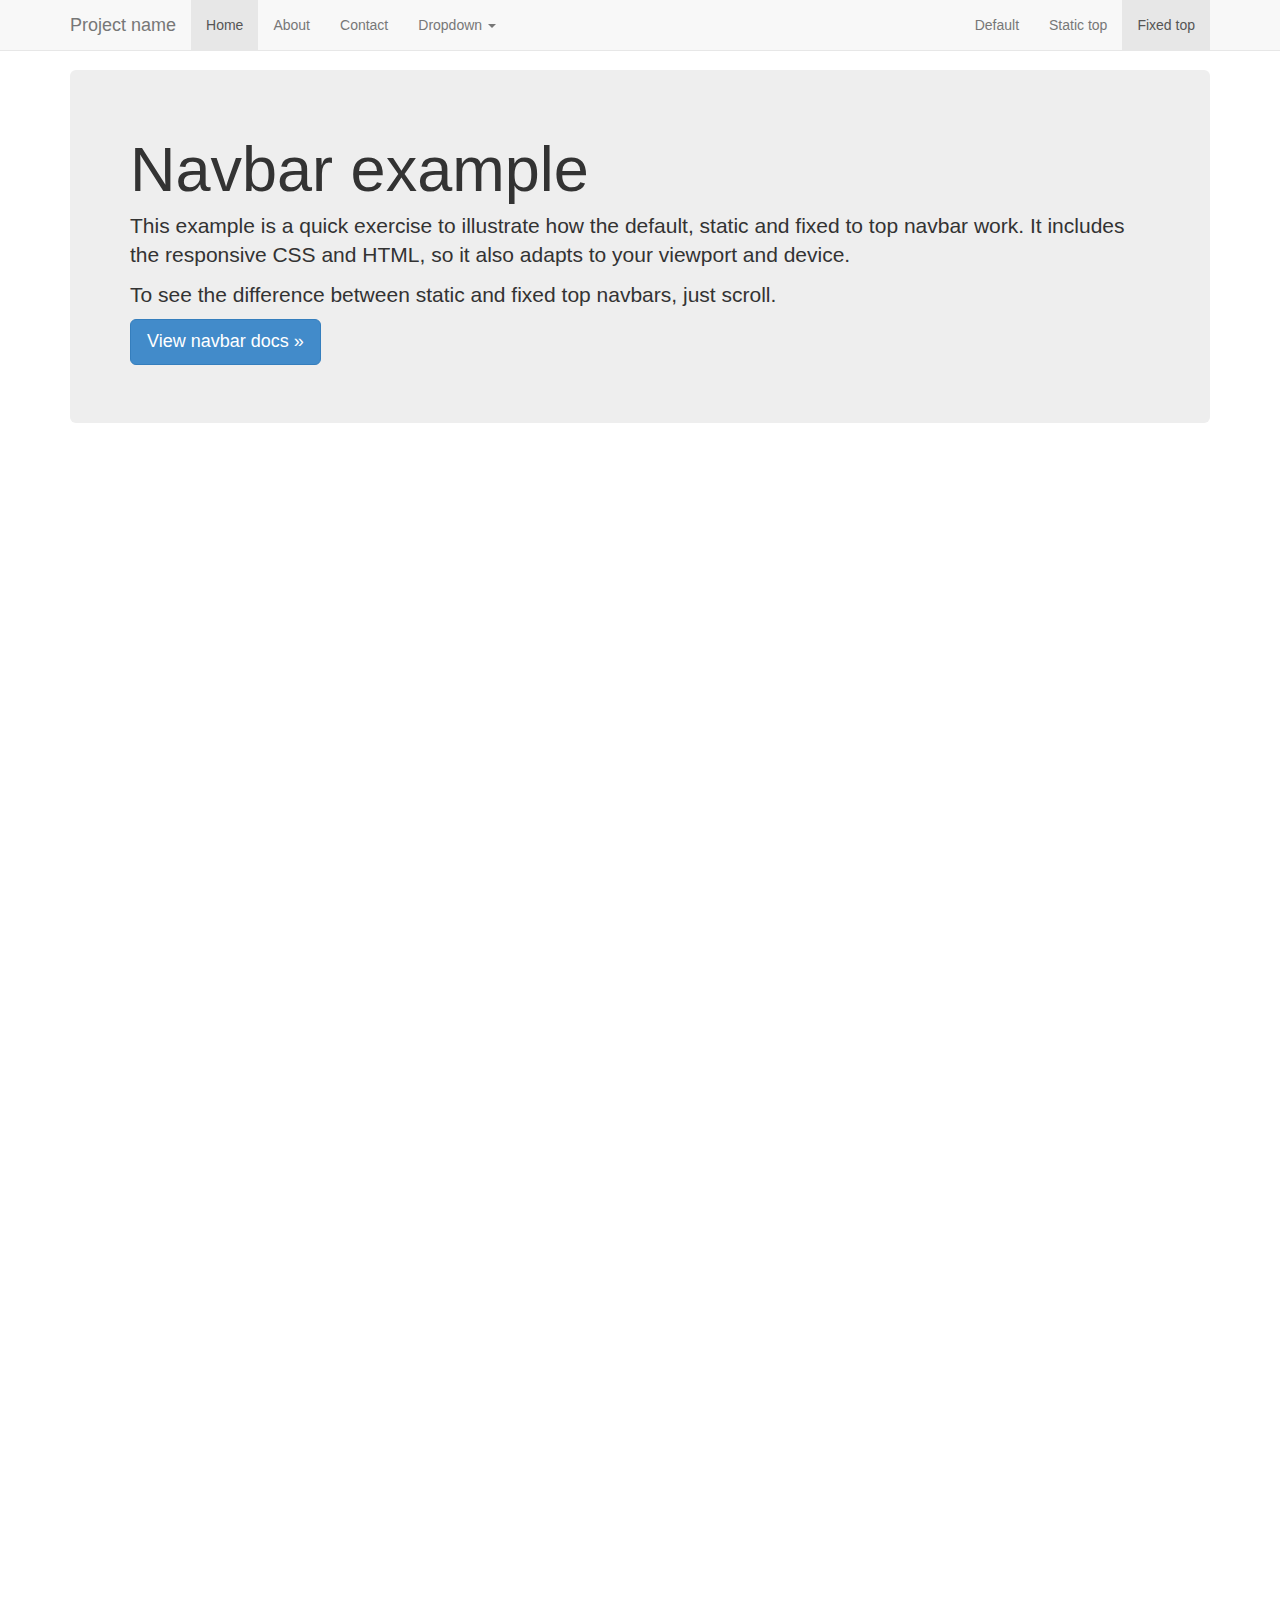
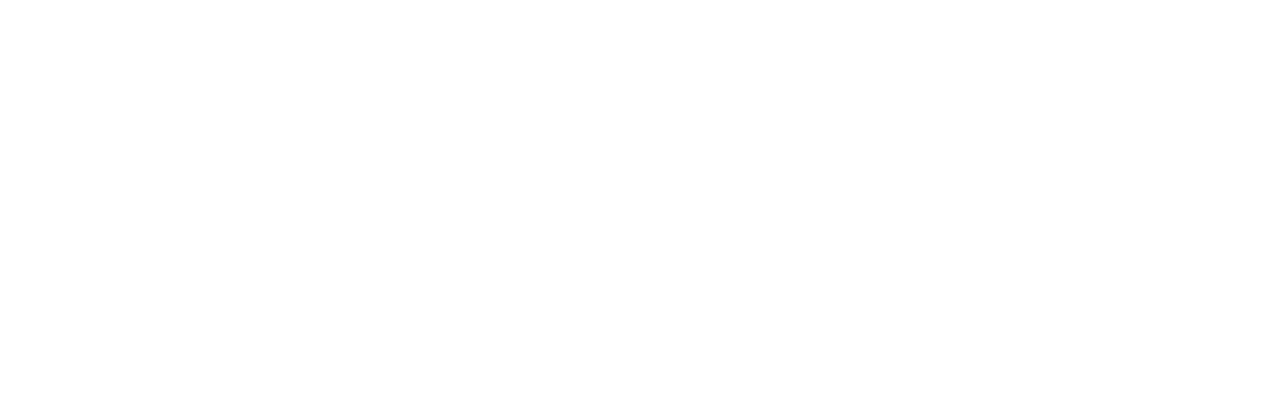
<file: coinsimple/blog/javascripts/libs/bootstrap-3.0.0/examples/navbar-fixed-top/index.html>
<!DOCTYPE html>
<html lang="en">
  <head>
    <meta charset="utf-8">
    <meta name="viewport" content="width=device-width, initial-scale=1.0">
    <meta name="description" content="">
    <meta name="author" content="">
    <link rel="shortcut icon" href="../../assets/ico/favicon.png">

    <title>Fixed Top Navbar Example for Bootstrap</title>

    <!-- Bootstrap core CSS -->
    <link href="../../dist/css/bootstrap.css" rel="stylesheet">

    <!-- Custom styles for this template -->
    <link href="navbar-fixed-top.css" rel="stylesheet">

    <!-- HTML5 shim and Respond.js IE8 support of HTML5 elements and media queries -->
    <!--[if lt IE 9]>
      <script src="../../assets/js/html5shiv.js"></script>
      <script src="../../assets/js/respond.min.js"></script>
    <![endif]-->
  </head>

  <body>

    <!-- Fixed navbar -->
    <div class="navbar navbar-default navbar-fixed-top">
      <div class="container">
        <div class="navbar-header">
          <button type="button" class="navbar-toggle" data-toggle="collapse" data-target=".navbar-collapse">
            <span class="icon-bar"></span>
            <span class="icon-bar"></span>
            <span class="icon-bar"></span>
          </button>
          <a class="navbar-brand" href="#">Project name</a>
        </div>
        <div class="navbar-collapse collapse">
          <ul class="nav navbar-nav">
            <li class="active"><a href="#">Home</a></li>
            <li><a href="#about">About</a></li>
            <li><a href="#contact">Contact</a></li>
            <li class="dropdown">
              <a href="#" class="dropdown-toggle" data-toggle="dropdown">Dropdown <b class="caret"></b></a>
              <ul class="dropdown-menu">
                <li><a href="#">Action</a></li>
                <li><a href="#">Another action</a></li>
                <li><a href="#">Something else here</a></li>
                <li class="divider"></li>
                <li class="dropdown-header">Nav header</li>
                <li><a href="#">Separated link</a></li>
                <li><a href="#">One more separated link</a></li>
              </ul>
            </li>
          </ul>
          <ul class="nav navbar-nav navbar-right">
            <li><a href="../navbar/">Default</a></li>
            <li><a href="../navbar-static-top/">Static top</a></li>
            <li class="active"><a href="./">Fixed top</a></li>
          </ul>
        </div><!--/.nav-collapse -->
      </div>
    </div>

    <div class="container">

      <!-- Main component for a primary marketing message or call to action -->
      <div class="jumbotron">
        <h1>Navbar example</h1>
        <p>This example is a quick exercise to illustrate how the default, static and fixed to top navbar work. It includes the responsive CSS and HTML, so it also adapts to your viewport and device.</p>
        <p>To see the difference between static and fixed top navbars, just scroll.</p>
        <p>
          <a class="btn btn-lg btn-primary" href="../../components/#navbar">View navbar docs &raquo;</a>
        </p>
      </div>

    </div> <!-- /container -->


    <!-- Bootstrap core JavaScript
    ================================================== -->
    <!-- Placed at the end of the document so the pages load faster -->
    <script src="../../assets/js/jquery.js"></script>
    <script src="../../dist/js/bootstrap.min.js"></script>
  </body>
</html>
</file>
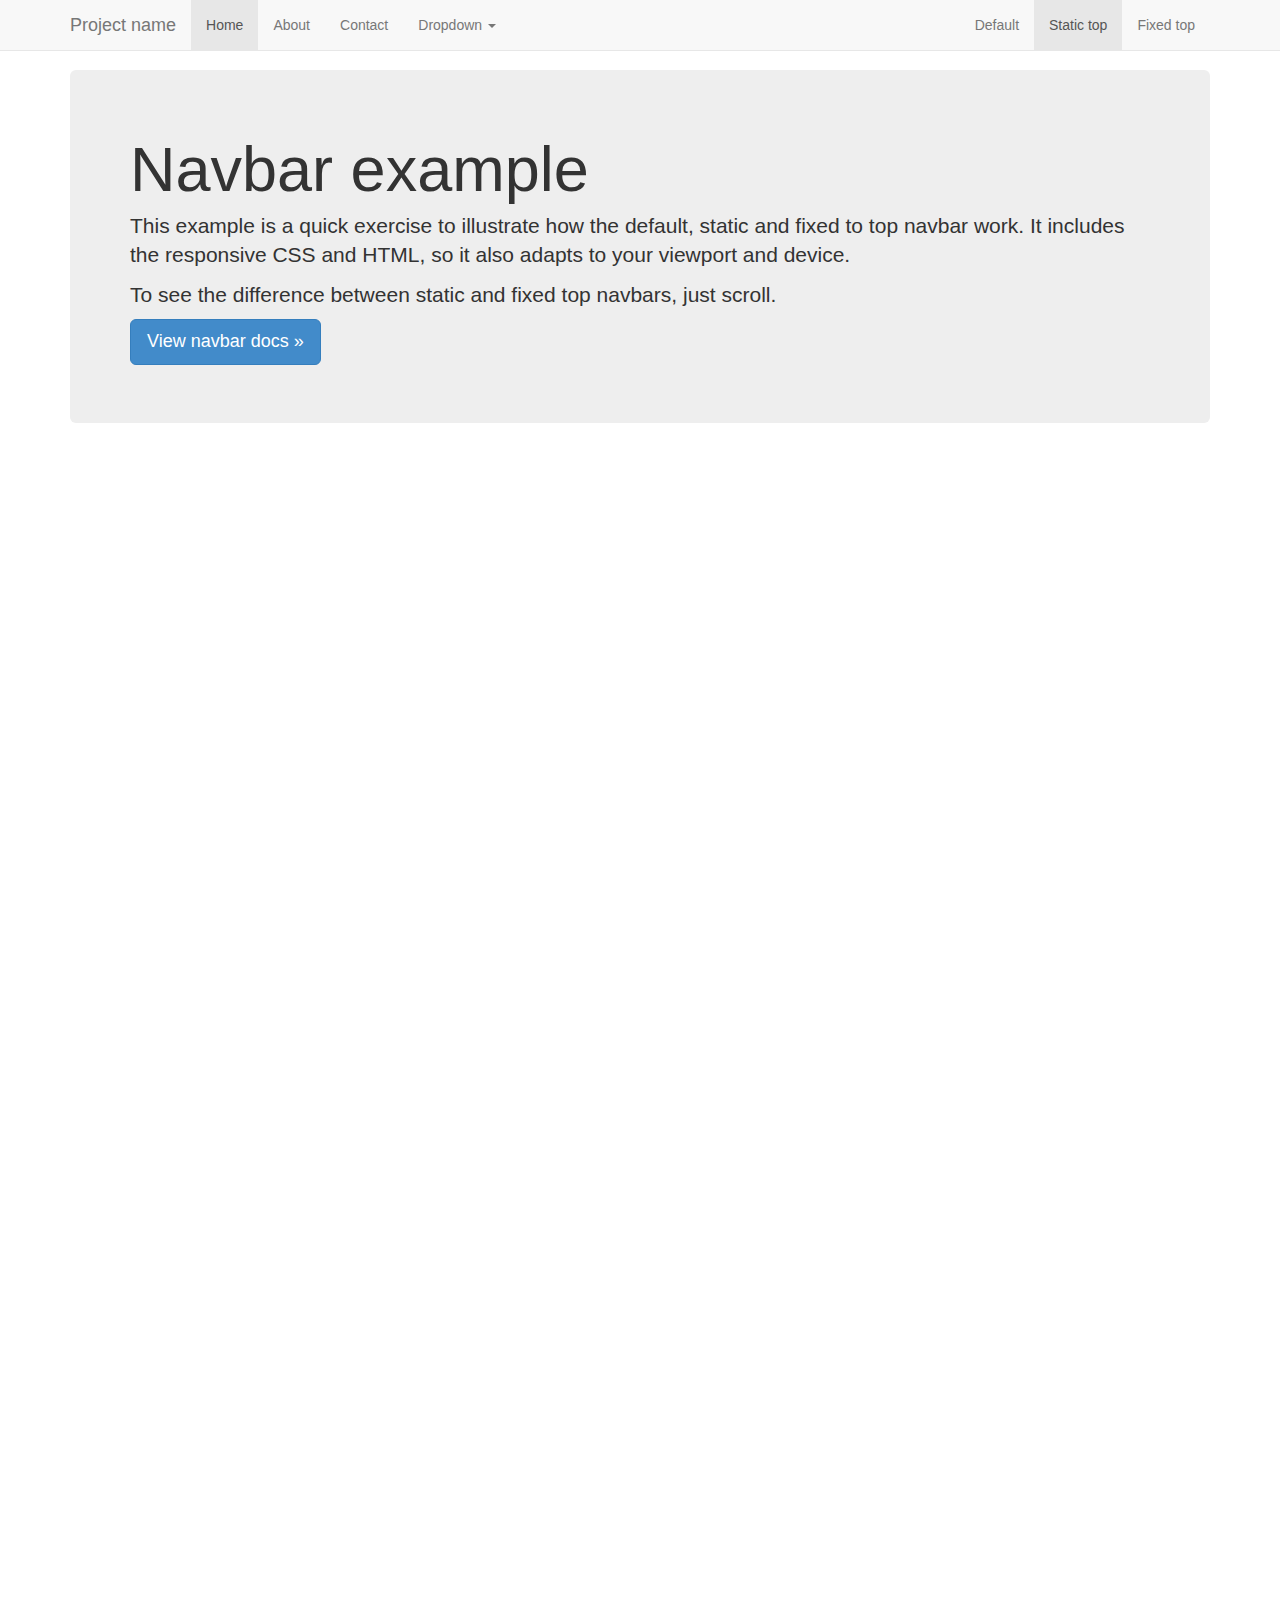
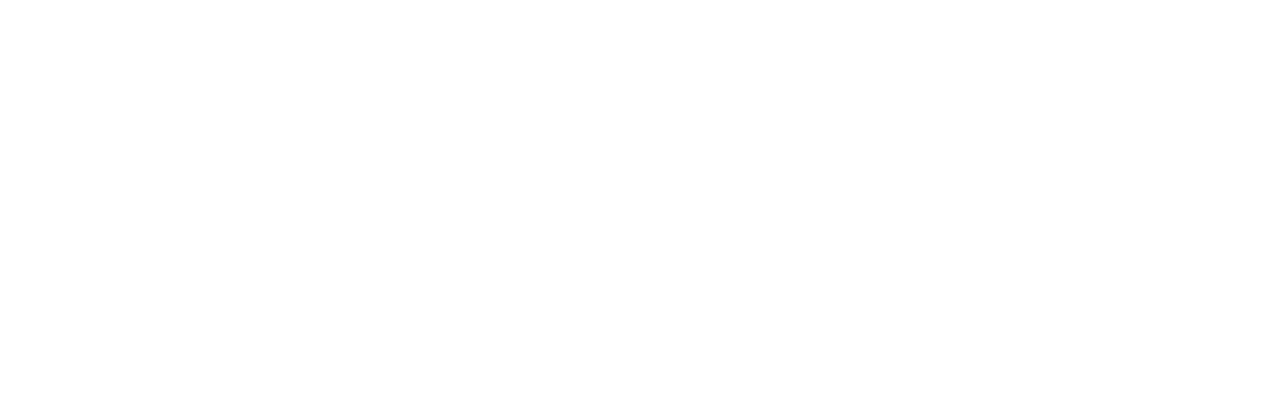
<file: coinsimple/blog/javascripts/libs/bootstrap-3.0.0/examples/navbar-static-top/index.html>
<!DOCTYPE html>
<html lang="en">
  <head>
    <meta charset="utf-8">
    <meta name="viewport" content="width=device-width, initial-scale=1.0">
    <meta name="description" content="">
    <meta name="author" content="">
    <link rel="shortcut icon" href="../../assets/ico/favicon.png">

    <title>Static Top Navbar Example for Bootstrap</title>

    <!-- Bootstrap core CSS -->
    <link href="../../dist/css/bootstrap.css" rel="stylesheet">

    <!-- Custom styles for this template -->
    <link href="navbar-static-top.css" rel="stylesheet">

    <!-- HTML5 shim and Respond.js IE8 support of HTML5 elements and media queries -->
    <!--[if lt IE 9]>
      <script src="../../assets/js/html5shiv.js"></script>
      <script src="../../assets/js/respond.min.js"></script>
    <![endif]-->
  </head>

  <body>

    <!-- Static navbar -->
    <div class="navbar navbar-default navbar-static-top">
      <div class="container">
        <div class="navbar-header">
          <button type="button" class="navbar-toggle" data-toggle="collapse" data-target=".navbar-collapse">
            <span class="icon-bar"></span>
            <span class="icon-bar"></span>
            <span class="icon-bar"></span>
          </button>
          <a class="navbar-brand" href="#">Project name</a>
        </div>
        <div class="navbar-collapse collapse">
          <ul class="nav navbar-nav">
            <li class="active"><a href="#">Home</a></li>
            <li><a href="#about">About</a></li>
            <li><a href="#contact">Contact</a></li>
            <li class="dropdown">
              <a href="#" class="dropdown-toggle" data-toggle="dropdown">Dropdown <b class="caret"></b></a>
              <ul class="dropdown-menu">
                <li><a href="#">Action</a></li>
                <li><a href="#">Another action</a></li>
                <li><a href="#">Something else here</a></li>
                <li class="divider"></li>
                <li class="dropdown-header">Nav header</li>
                <li><a href="#">Separated link</a></li>
                <li><a href="#">One more separated link</a></li>
              </ul>
            </li>
          </ul>
          <ul class="nav navbar-nav navbar-right">
            <li><a href="../navbar/">Default</a></li>
            <li class="active"><a href="./">Static top</a></li>
            <li><a href="../navbar-fixed-top/">Fixed top</a></li>
          </ul>
        </div><!--/.nav-collapse -->
      </div>
    </div>


    <div class="container">

      <!-- Main component for a primary marketing message or call to action -->
      <div class="jumbotron">
        <h1>Navbar example</h1>
        <p>This example is a quick exercise to illustrate how the default, static and fixed to top navbar work. It includes the responsive CSS and HTML, so it also adapts to your viewport and device.</p>
        <p>To see the difference between static and fixed top navbars, just scroll.</p>
        <p>
          <a class="btn btn-lg btn-primary" href="../../components/#navbar">View navbar docs &raquo;</a>
        </p>
      </div>

    </div> <!-- /container -->


    <!-- Bootstrap core JavaScript
    ================================================== -->
    <!-- Placed at the end of the document so the pages load faster -->
    <script src="../../assets/js/jquery.js"></script>
    <script src="../../dist/js/bootstrap.min.js"></script>
  </body>
</html>
</file>
<file: skin/default.css>
/* ==============================================================



================================================================= */

/*
Color
================================================== */

a, a:hover, .btn-link, .btn-link:hover, .color, header .navbar-nav li a:hover, .img-title h6 a:hover, .social-wrapper .social-icon:hover, ul.featured-list li i, .meta-post li a:hover, .media-heading h5 a:hover{
	color:#1bbc9b;
}

/*
Border color
================================================== */
textarea:focus,
input[type="text"]:focus,
input[type="password"]:focus,
input[type="datetime"]:focus,
input[type="datetime-local"]:focus,
input[type="date"]:focus,
input[type="month"]:focus,
input[type="time"]:focus,
input[type="week"]:focus,
input[type="number"]:focus,
input[type="email"]:focus,
input[type="url"]:focus,
input[type="search"]:focus,
input[type="tel"]:focus,
input[type="color"]:focus,
.uneditable-input:focus, 
.postdate span, .testimo-avatar:hover, .form-control:focus, #focusedInput{
  border-color: #1bbc9b;
}

header .navbar-nav > .dropdown > a:hover .caret{
  border-top-color: #1bbc9b;
  border-bottom-color: #1bbc9b;
}


/*
Background color
================================================== */
#intro, #page-head, .form-wrapper legend span, header .navbar-nav li.active a, #featured .heading span, ul.featured-list li span, #team, 
.heading span.left, .heading span.right, .gray-bg .heading span.left, .gray-bg .heading span.right, .accordion-body.in span, .accordion-heading span, 
#filter-bar ul#filters li a.selected, #filter-bar ul#filters li a:hover, .zoom, #bottom, #toTop, .pricing-table li ul li.plan_name , .pricing-table li ul li.plan_price, 
.pricing-table li.featured ul li.plan_price, .contact-box, .tabber li:hover{
	background-color:#1bbc9b;
}
</file>
<file: coinsimple/css/all.css>
@charset "UTF-8";
@import url("http://fonts.googleapis.com/css?family=Lato:400,700,900,900italic,700italic,400italic");

body {
	background-color: #fff;
	font: 15px/22px "Lato", "Century Gothic", "Trebuchet MS", Helvetica, sans-serif;
	color: #31343D;
	-webkit-font-smoothing: antialiased;
	text-rendering:optimizeLegibility;
}
a { 
	color: #1abc9c;
	outline: 0 none;
	text-decoration: none;
	transition: all 0.25s ease-in-out 0s;
	-moz-transition: all 0.25s ease-in-out 0s;
	-webkit-transition: all 0.25s ease-in-out 0s;
	-o-transition: all 0.25s ease-in-out 0s;
	-ms-transition: all 0.25s ease-in-out 0s;
}
a:hover {
	color: #2fe2bf;
	text-decoration: none;
}
h1, h2, h3, h4, h5, h6 { margin: 10px 0; padding: 0; font-weight: 900; }
h1  { font-size: 36px; line-height: 40px; }
h2	{ font-size: 30px; line-height: 34px; }
h3 	{ font-size: 24px; line-height: 28px; }
h4 	{ font-size: 18px; line-height: 22px; }
h5 	{ font-size: 14px; line-height: 16px; }
h6 	{ font-size: 12px; line-height: 16px; }

.clearfix:before,
.clearfix:after {
content: " ";
display: table;
}
.clearfix:after {
	clear: both;
}
.clearfix {
	*zoom: 1;
}
::-moz-selection {
	color: #fff;
	background: #f76a4c;
	text-shadow: none;
}
::selection {
	color: #fff;
	background: #f76a4c;
	text-shadow: none;
}
::-moz-focus-inner {
	padding: 0;
	border: 0;
}


/***** Static Menu Styles *****/
@media only screen and (min-width: 768px) {
	.menu-static .menu-bg {
		position: fixed;
		top: 0;
		width: 100%;
		z-index: 100;
	}
	.menu-static .bx-wrapper {
		margin: 70px auto 0;
	}
}

/***** Menu Block *****/
.menu-bg {
	background-color: #fff;
}
.menu {
	height: 70px;
}
.logo-top {
	width: 155px;
	height: 70px;
	margin: 0 auto;
	background: url('../images/logo.png') no-repeat center center transparent;
	transition: none;
	-moz-transition: none;
	-webkit-transition: none;
	-o-transition: none;
	-ms-transition: none;
}
.logo {
	width: 155px;
	height: 70px;
	display: block;
	float: left;
	background: url('../images/logo.png') no-repeat center center;
	margin-right: 20px;
}
.menu-mobile {
	width: auto;
	height: 70px;
	text-align: center;
	color: #979fb2;
	line-height: 70px;
	float: left;
	font-size: 24px;
}
.menu-button {
	transition: all 0.25s ease-in-out 0s;
	-moz-transition: all 0.25s ease-in-out 0s;
	-webkit-transition: all 0.25s ease-in-out 0s;
	-o-transition: all 0.25s ease-in-out 0s;
	-ms-transition: all 0.25s ease-in-out 0s;
}
.menu ul {
	float: left;
	height: auto;
}
.menu ul li {
	font-size: 16px;
	font-weight: 700;
	line-height: 70px;
	padding: 0 10px;
	float: left;
	text-transform: capitalize;
}
.menu ul li a {
	color: #979fb2;
	text-decoration: none;
}
.menu ul li a:hover {
	color: #31343D;
	text-decoration: none;
}
.menu-social {
	width: 70px;
	height: 70px;
	display: block;
	float: right;
	line-height: 70px;
	color: #979fb2;
	text-align: center;
	font-size: 24px;
}
.menu-social:hover {
	color: #ffffff;
	background-color: #f76a4c;
}


/***** Slider Block *****/
.bx-wrapper .bx-pager.bx-default-pager a {
	background: #fff;
}	
.bx-wrapper .bx-pager.bx-default-pager a:hover,
.bx-wrapper .bx-pager.bx-default-pager a.active {
	background: #f76a4c;
}
.bx-wrapper .bx-caption span.big-text {
	font-weight: 900;
	font-size: 25px;
	line-height: 35px;
}
.bx-wrapper .bx-caption span.small-text {
	font-weight: 700;
	font-size: 15px;
	line-height: 25px;
}
.bx-wrapper .slide1 .bx-caption span {
	color:#f76a4c;
}
.bx-wrapper .slide2 .bx-caption span {
	color:#f76a4c;
}
.bx-wrapper .slide3 .bx-caption span {
	color:#f76a4c;
}	
.bx-wrapper .slide4 .bx-caption span {
	color:#f76a4c;
}

/***** Icon Boxes *****/
.icon-boxes-bg {
	background-color: #fff;
	padding: 80px 0;
}
.icon-box span {
	font-size: 100px;
	text-align: center;
	display: block;
	min-height: 100px;
	margin-bottom: 20px;
}
.icon-box img {
	max-height: 100px;
	width: auto;
}
.icon-box h4, 
.icon-box h4 a, 
.icon-box h4 a:hover {
	color: #31343b;
	font-size: 32px;
	line-height: 40px;
	text-align: center;
	font-weight: 900;
	margin-bottom: 20px;
}
.icon-box p, 
.icon-box p a, 
.icon-box p a:hover {
	color: #979fb2;
	text-align: center;
	font-size: 15px;
	line-height: 20px;
}

/***** Text + Button *****/
.text-button-bg {
	padding: 80px 0;
	margin-top: 40px;
	margin-bottom: -20px;
	background: #2980b9 url('../images/module-bg.png') repeat 0 0;
	-webkit-animation:10s linear 0s normal none infinite textbuttonbg;
	   -moz-animation:10s linear 0s normal none infinite textbuttonbg;
		-ms-animation:10s linear 0s normal none infinite textbuttonbg;
		 -o-animation:10s linear 0s normal none infinite textbuttonbg;
			animation:10s linear 0s normal none infinite textbuttonbg;
}

@-webkit-keyframes textbuttonbg {
	from {background-position:0 0;}
	to {background-position:0 -412px;}
}

@-moz-keyframes textbuttonbg {
	from {background-position:0 0;}
	to {background-position:0 -412px;}
}

@-ms-keyframes textbuttonbg {
	from {background-position:0 0;}
	to {background-position:0 -412px;}
}

@-o-keyframes textbuttonbg {
	from {background-position:0 0;}
	to {background-position:0 -412px;}
}

@keyframes textbuttonbg {
	from {background-position:0 0;}
	to {background-position:0 -412px;}
}

.text-button p {
	font-size: 22px;
	line-height: 30px;
	color: #ffffff;
}
a.btn-text {
	display: block;
	padding: 10px 15px;
	background-color: #30333a;
	font-size: 17px;
	line-height: 30px;
	font-weight: 700;
	color: #ffffff;
	text-align: center;
	-webkit-border-radius: 6px;
	-moz-border-radius: 6px;
	border-radius: 6px;
}	
a.btn-text:hover {
	color: #ffffff;
	background-color: #6295d6;
}
.row > .text-button {
	display: inline-block;
	float: none;
	vertical-align: middle;
}

/***** Product Box *****/
.product-box-bg {
	padding: 80px 0;
	background-color: #31343b;
}
.product-box-text {
	padding: 0;
}
.product-box img {
	float: none;
	max-width: 100%;
	height: auto;
	display: block;
	margin: 0 auto;
}
.product-box p {
	color: #fff;
	font-size: 15px;
	line-height: 24px;
}
.product-box h3 {
	color: #fff;
	font-size: 26px;
	line-height: 36px;
}
.row > .product-box {
	display: inline-block;
	float: none;
	vertical-align: middle;
}


/***** Team *****/
.team-bg {
	background-color: #edeef2;
	padding: 80px 0;
}
.team-bg h3 {
	color: #31343D;
	font-size: 32px;
	line-height: 40px;
	text-align: center;
	margin: 0 0 40px 0;
}
.team {
	font-size: 0;
	text-align: center;
}
.team p {
	color: #979FB2;
	font-size: 16px;
	line-height: 22px;
	margin-bottom: 40px;		
}
.member {
	display: inline-block;
	float: none;
	background-color: #ffffff;
	-webkit-border-radius: 6px;
	-moz-border-radius: 6px;
	border-radius: 6px;
}
.member .person-img {
	width: 150px;
	height: 150px;
	background-repeat: no-repeat;
	background-position: center center;
	background-size: cover;
	margin: 30px auto 0 auto;
	-webkit-border-radius: 75px;
	-moz-border-radius: 75px;
	border-radius: 75px;
}
.member h5 {
	color: #31343D;
	font-size: 23px;
	line-height: 30px;
	font-weight: 700;
	margin: 30px 0 0 0;
}
.member p {
	color: #979FB2;
	font-size: 14px;
	margin-bottom: 20px;
	line-height: 20px;
}
.team-social {
	text-align: center;
	margin-bottom: 30px;
}
.team-social a {
	font-size: 21px;
	margin: 10px;
	display: inline-block;
	color: #F76A4C;
}
.team-social a:hover {
	color: #6395D2;
}

/***** Testimonials *****/
.testimonials-bg {
	background-color: #69707A;
	padding: 80px 0;
}
.testimonials-bg h3 {
	color: #ffffff;
	font-size: 32px;
	line-height: 40px;
	text-align: center;
	margin: 0 0 40px 0;
}
.testimonials {
	font-size: 0;
	text-align: center;		
}
.testimonial {
	display: inline-block;
	float: none;
}
.bubble {
	background-color: #969FAE;
	-webkit-border-radius: 6px;
	-moz-border-radius: 6px;
	border-radius: 6px;
	display: inline-block;
	font-size: 16px;
	line-height: 22px;
	font-weight: 400;
	font-style: italic;
	position: relative;
	text-align: left;
	color: #ffffff;
	width: 100%;
}
.bubble span {
	padding: 20px;
	display: block;
}
.testimonial p {
	font-size: 16px;
	line-height: 20px;
	color: #ffffff;
	margin-top: 20px;
	text-align: right;
}

/***** Clients *****/
.clients-bg {
	background-color: #ffffff;
	padding: 80px 0;
}
.clients-bg h3 {
	color: #69707A;
	font-size: 32px;
	line-height: 40px;
	text-align: center;
	margin: 0 0 40px 0;
}
.clients ul {
	text-align: center;
	font-size: 0;
}
.clients ul li {
	display: inline-block;
	float: none;
}
.clients ul li img {
	vertical-align: bottom;
	max-width: 100%;
}

/***** Twitter *****/
.twitter-bg {
	background-color: #EDEEF2;
	padding: 40px 0;
}
.twitter-bg h3 {
	color: #69707A;
	font-size: 32px;
	line-height: 40px;
	text-align: center;
	margin: 0 0 40px 0;
}
.twitter-bg h3 span {
	color: #69707A;
	margin-right: 20px;
}
.twitter-feed .tweet_list li,
.twitter-feed .tweet_list {
	height: 40px;
}
.twitter-feed .tweet_list {
	overflow-y: hidden;
}
.twitter-feed .tweet_list li img {
	display: none;
}
.twitter-feed .tweet_list li {
	font-size: 16px;
	line-height: 20px;
	text-align: center;
}
.twitter-feed a {
	color: #F76A4C;
}
.twitter-feed a:hover {
	color: #69707A;
}
.tweet_text {
	color: #69707A;	
}
.loading {
	text-align: center;
	color: #ffffff;
}
.tweet_list li {
	display: none;
}

.tweet_list li:first-child {
	display: list-item;
}

/***** Footer *****/
.footer-bg {
	padding: 50px 0;
	background-color: #31343B;
}
.footer-col {
	color: #ffffff;
}
.footer-col h4 {
	color: #F76A4C;
	font-size: 24px;
	line-height: 28px;
	margin: 0 0 20px 0;
	font-weight: 700;		
}
.footer-col p {
	margin-bottom: 20px;
}
.footer-col p a {
	color: #f76a4c;
}
.footer-col p a:hover {
	color: #ffffff;
}
.footer-col ul li {
	margin-bottom: 5px;
	margin-left: 20px;
}
.footer-col ul li span {
	color: #f76a4c;
	margin-left: -20px;
}
.footer-col ul li a {
	color: #ffffff;
	display: inline-block;
	margin-left: 15px;
	vertical-align: top;
}
.footer-col ul li a:hover {
	color: #f76a4c;
}

/***** Copyrights *****/
.copyrights-bg {
	background-color: #464A54;
	padding: 30px 0;
}
.copyrights-col p {
	font-weight: 700;
	color: #69707A;
}
.copyrights-col p span {
	margin-right: 30px;
}
.copyrights-col p a {
	color: #969FAE;
}
.copyrights-col p a:hover {
	color: #fff;
}
.copyrights-col p.copyright-icons {
	text-align: right;
}
.copyrights-col p.copyright-icons a {
	color: #69707A;
	font-size: 21px;
	margin-left: 10px;
}
.copyrights-col p.copyright-icons a:hover {
	color: #fff;
}

/***** Subscribe *****/
.subscribe-bg {
	background: #fff url('../images/bg-subscribe.jpg') top center no-repeat;
	background-size: cover;
	background-attachment: fixed;
	padding: 80px 0;
}
.subscribe-bg h3 {
	color: #fff;
	font-size: 32px;
	line-height: 40px;
	text-align: center;
	margin: 0 0 40px 0;
}
.subscribe-bg p {
	color: #fff;
}
.form-subscribe {
	width: 450px;
	margin: 40px auto 0 auto;
}
.form-subscribe input {
	width: 270px;
	padding: 0 30px;
	background-color: #edeef2;
	color: #979FB2;
	-webkit-border-top-left-radius: 6px;
	-webkit-border-bottom-left-radius: 6px;
	-moz-border-radius-topleft: 6px;
	-moz-border-radius-bottomleft: 6px;
	border-top-left-radius: 6px;
	border-bottom-left-radius: 6px;
}
.form-subscribe input:focus {
	color: #31343B;
}
.form-subscribe button {
	width: 120px;
	text-align: center;
	padding: 0;
	background-color: #f76a4c;
	color: #fff;
	-webkit-border-top-right-radius: 6px;
	-moz-border-radius-topright: 6px;
	border-top-right-radius: 6px;
	-webkit-border-bottom-right-radius: 6px;
	-moz-border-radius-bottomright: 6px;
	border-bottom-right-radius: 6px;
}
.form-subscribe button:hover {
	background-color: #6395D2;
}
.form-subscribe input,
.form-subscribe button {
	height: 70px;
	line-height: normal;
	font-size: 15px;
	font-weight: 700;
	border: 0;
	box-shadow: none;
	transition: all 0.25s ease-in-out 0s;
	-moz-transition: all 0.25s ease-in-out 0s;
	-webkit-transition: all 0.25s ease-in-out 0s;
	-o-transition: all 0.25s ease-in-out 0s;
	-ms-transition: all 0.25s ease-in-out 0s;		
}

/***** Price table *****/
.table-1   { background-color: #6395d2; }
.table-2 { background-color: #31343d; }
.table-3    { background-color: #f76a4c; }

.price_table-bg {
	background-color: #fff;
	padding-bottom: 80px;
	padding-top: 80px;
}
.price_table-bg h3 {
	color: #31343D;
	font-size: 32px;
	line-height: 40px;
	text-align: center;
	margin: 0 0 40px 0;
}
.price_table {
	text-align: center;
}
.price_table .table {
	-webkit-border-radius: 6px;
	-moz-border-radius: 6px;
	border-radius: 6px;
	background-color: #edeef2;
	margin-bottom: 20px;
}
.price_table p {
	color: #979FB2;
	font-size: 16px;
	line-height: 22px;
	margin-bottom: 40px;		
}
.table h4 {
	color: #fff;
	margin: 0;
	padding: 20px;
	line-height: 1;
	text-transform: uppercase;
	font-size: 32px;
	font-weight: normal;
}
.table .price {
	color: #31343d;
	font-size: 64px;
	font-weight: 900;
	line-height: 1;
	margin-top: 20px;
}
.table .price sup {
	font-size: 28px;
	font-weight: 400;
	line-height: 1.5;
	vertical-align: top;
	top: inherit;
	position: inherit;
}
.table .option {
	font-size: 18px;
	font-weight: 400;
	text-transform: uppercase;
	color: #979FB2;
	margin-bottom: 20px;
}
.table p {
	padding-left: 20px;
	padding-right: 20px;
	margin-bottom: 20px;
}
.table ul {
	color: #fff;
	font-size: 16px;
	line-height: 1;
}
.table ul li {
	padding-bottom: 15px;
	padding-top: 15px;
}
.table .action-button {
	background-color: #edeef2;
	padding: 20px;
}
.table .action-button a {
	background-color: #969FAE;
	color: #fff;
	display: block;
	padding: 20px;
	-webkit-border-radius: 6px;
	-moz-border-radius: 6px;
	border-radius: 6px;
	font-size: 20px;
}
.table .action-button a:hover {
	background-color: #31343d;
}

/***** Screen Bigger than 960px *****/
@media only screen and (min-width:1200px) {

/***** Slider Block *****/
.bx-wrapper .bx-caption span.big-text {
	font-size: 30px;
	line-height: 40px;
}
.bx-wrapper .bx-caption span.small-text {
	font-size: 20px;
	line-height: 30px;
}

/***** Twitter *****/
.twitter-feed .tweet_list li,
.twitter-feed .tweet_list {
	height: 20px;
}

}	


/***** Tablet (Smaller than 959px) *****/
@media only screen and (min-width: 768px) and (max-width: 959px) {

/***** Slider Block *****/
.bx-wrapper .bx-caption span.big-text {
	font-size: 25px;
	line-height: 35px;
}
.bx-wrapper .bx-caption span.small-text {
	font-size: 15px;
	line-height: 25px;
}

/***** Product Box *****/
.product-box-text {
	padding-top: 0;
}		
.product-box img {
	max-width: 100%;
}

/***** Team *****/
.team-bg {
	padding: 30px 0;
}
.team-bg h3 {
	margin: 0 0 30px 0;
}
.member {
	margin-bottom: 30px;
	width: 344px;
}

/***** Twitter *****/
.twitter-feed .tweet_list li,
.twitter-feed .tweet_list {
	height: 40px;
}
}	


/***** Phone (portrait 300px) *****/
@media only screen and (max-width: 767px) {

/***** Menu *****/
.menu {
	height: auto;
}
.menu-mobile {
	height: auto;
	line-height: 50px;
}
.menu-right {
	float: right;
}
.menu-button {
	width: 50px;
	height: 50px;
	text-align: center;
	line-height: 50px;
	cursor: pointer;
}
.menu-button:hover {
	color: #f76a4c;
}
.menu-show {
	height: auto !important;
	padding-bottom: 10px;
}
.menu ul {
	float: left;
	height: 0;
}
.menu ul li {
	line-height: 34px;
	float: none;
	text-align: left;
}
.menu ul li a {
	white-space: nowrap;
}
.menu ul li a:hover {
	color: #31343b;
	text-decoration: none;
}
.menu-social {
	width: 50px;
	height: 50px;
	line-height: 50px;
}

/***** Slider Block *****/
.bx-wrapper .bx-caption {
	display: none !important;
}
.bx-wrapper .bx-caption span.big-text {
	font-size: 15px;
	line-height: 25px;
}
.bx-wrapper .bx-caption span.small-text {
	font-size: 11px;
	line-height: 18px;
}
.bx-wrapper .bx-pager, .bx-wrapper .bx-controls-auto {
	bottom: 10px;
}

/***** Icon Boxes *****/
.icon-box p {
	margin-bottom: 50px;
}

/***** Text + Button *****/
.text-button p {
	margin: 0 10px 20px;
}
a.btn-text {
	margin: 0 10px;
}

/***** Product Box *****/
.product-box-bg {
	padding: 30px 0;
}
.product-box-text {
	padding: 0 0 30px 0;
}
.product-box img {
	margin: 0 auto 30px auto;
}

/***** Team *****/
.team-bg {
	padding: 30px 0;
}
.team-bg h3 {
	margin: 0 0 30px 0;
}
.member {
	margin-bottom: 30px;
}
.team .member:last-child {
	margin-bottom: 10px;
}

/***** Clients *****/
.clients ul li {
	margin: 10px 0;
}

/***** Twitter *****/
.twitter-feed .tweet_list li,
.twitter-feed .tweet_list {
	height: 60px;
}

/***** Footer *****/		
.footer-col ul {
	margin-bottom: 20px;
}	

/***** Copyrights *****/
.copyrights-col p {
	text-align: center;
}		
.copyrights-col p.copyright-icons {
	margin-top: 20px;
	text-align: center;
}

/***** Subscribe *****/
.form-subscribe {
	width: 300px;
}
.form-subscribe input {
	width: 240px;
	-webkit-border-top-right-radius: 6px;
	-moz-border-radius-topright: 6px;
	border-top-right-radius: 6px;
	-webkit-border-bottom-left-radius: 0;
	-moz-border-radius-bottomleft: 0;
	border-bottom-left-radius: 0;
}
.form-subscribe button {
	width: 300px;
	-webkit-border-bottom-right-radius: 6px;
	-moz-border-radius-bottomright: 6px;
	border-bottom-right-radius: 6px;
	-webkit-border-top-right-radius: 0;
	-moz-border-radius-topright: 0;
	border-top-right-radius: 0;
	-webkit-border-bottom-left-radius: 6px;
	-moz-border-radius-bottomleft: 6px;
	border-bottom-left-radius: 6px;
}

}	


/***** Phone (landscape 420px) *****/
@media only screen and (min-width: 480px) and (max-width: 767px) {

/***** Slider Block *****/
.bx-wrapper .bx-caption span.big-text {
	font-size: 18px;
	line-height: 30px;
}
.bx-wrapper .bx-caption span.small-text {
	font-size: 13px;
	line-height: 20px;
}

/***** Product Box *****/
.product-box-text {
	padding-top: 0;
}
.product-box img {
	max-width: 100%;
	margin-top: 20px;
}

/***** Team *****/
.team-bg {
	padding: 30px 0;
}
.team-bg h3 {
	margin: 0 0 30px 0;
}
.member {
	margin: 0 auto 30px auto;
	width: 300px;
	float: none;
}
.team .member:last-child {
	margin-bottom: 10px;
}

/***** Clients *****/
.clients ul li {
	display: inline-block;
	float: left;
	width: 228px;
}
.clients ul li img {
	vertical-align: bottom;
	max-width: 100%;
}

/***** Twitter *****/
.twitter-feed .tweet_list li,
.twitter-feed .tweet_list {
	height: 60px;
}

/***** Footer *****/		
.footer-col ul {
	margin-bottom: 20px;
}	

/***** Copyrights *****/
.copyrights-col p {
	text-align: center;
}		
.copyright-icons {
	margin-top: 20px;
	text-align: center;
}

/***** Subscribe *****/
.form-subscribe {
	width: 450px;
}
.form-subscribe input {
	width: 390px;
	-webkit-border-top-right-radius: 6px;
	-moz-border-radius-topright: 6px;
	border-top-right-radius: 6px;
	-webkit-border-bottom-left-radius: 0;
	-moz-border-radius-bottomleft: 0;
	border-bottom-left-radius: 0;
}
.form-subscribe button {
	width: 450px;
	-webkit-border-bottom-right-radius: 6px;
	-moz-border-radius-bottomright: 6px;
	border-bottom-right-radius: 6px;
	-webkit-border-top-right-radius: 0;
	-moz-border-radius-topright: 0;
	border-top-right-radius: 0;
	-webkit-border-bottom-left-radius: 6px;
	-moz-border-radius-bottomleft: 6px;
	border-bottom-left-radius: 6px;
}
}/*! normalize.css v1.0.1 | MIT License | git.io/normalize */

/* ==========================================================================
   HTML5 display definitions
   ========================================================================== */

/*
 * Corrects `block` display not defined in IE 6/7/8/9 and Firefox 3.
 */

article,
aside,
details,
figcaption,
figure,
footer,
header,
hgroup,
nav,
section,
summary {
    display: block;
}

/*
 * Corrects `inline-block` display not defined in IE 6/7/8/9 and Firefox 3.
 */

audio,
canvas,
video {
    display: inline-block;
    *display: inline;
    *zoom: 1;
}

/*
 * Prevents modern browsers from displaying `audio` without controls.
 * Remove excess height in iOS 5 devices.
 */

audio:not([controls]) {
    display: none;
    height: 0;
}

/*
 * Addresses styling for `hidden` attribute not present in IE 7/8/9, Firefox 3,
 * and Safari 4.
 * Known issue: no IE 6 support.
 */

[hidden] {
    display: none;
}

/* ==========================================================================
   Base
   ========================================================================== */

/*
 * 1. Corrects text resizing oddly in IE 6/7 when body `font-size` is set using
 *    `em` units.
 * 2. Prevents iOS text size adjust after orientation change, without disabling
 *    user zoom.
 */

html {
    -webkit-text-size-adjust: 100%; /* 2 */
    -ms-text-size-adjust: 100%; /* 2 */
}

/*
 * Addresses `font-family` inconsistency between `textarea` and other form
 * elements.
 */

html,
button,
input,
select,
textarea {
    font-family: sans-serif;
}

/*
 * Addresses margins handled incorrectly in IE 6/7.
 */

body {
    margin: 0;
}

/* ==========================================================================
   Links
   ========================================================================== */

/*
 * Addresses `outline` inconsistency between Chrome and other browsers.
 */

a:focus {
    outline: none;
}

/*
 * Improves readability when focused and also mouse hovered in all browsers.
 */

a:active,
a:hover {
    outline: 0;
}

/* ==========================================================================
   Typography
   ========================================================================== */

/*
 * Addresses styling not present in IE 7/8/9, Safari 5, and Chrome.
 */

abbr[title] {
    border-bottom: 1px dotted;
}

/*
 * Addresses style set to `bolder` in Firefox 3+, Safari 4/5, and Chrome.
 */

b,
strong {
    font-weight: bold;
}

blockquote {
    margin: 1em 40px;
}

/*
 * Addresses styling not present in Safari 5 and Chrome.
 */

dfn {
    font-style: italic;
}

/*
 * Addresses styling not present in IE 6/7/8/9.
 */

mark {
    background: #ff0;
    color: #000;
}

/*
 * Addresses margins set differently in IE 6/7.
 */

p,
pre {
    margin: 1em 0;
}

/*
 * Corrects font family set oddly in IE 6, Safari 4/5, and Chrome.
 */

code,
kbd,
pre,
samp {
    font-family: monospace, serif;
    _font-family: 'courier new', monospace;
    font-size: 1em;
}

/*
 * Improves readability of pre-formatted text in all browsers.
 */

pre {
    white-space: pre;
    white-space: pre-wrap;
    word-wrap: break-word;
}

/*
 * Addresses CSS quotes not supported in IE 6/7.
 */

q {
    quotes: none;
}

/*
 * Addresses `quotes` property not supported in Safari 4.
 */

q:before,
q:after {
    content: '';
    content: none;
}

/*
 * Addresses inconsistent and variable font size in all browsers.
 */

small {
    font-size: 80%;
}

/*
 * Prevents `sub` and `sup` affecting `line-height` in all browsers.
 */

sub,
sup {
    font-size: 75%;
    line-height: 0;
    position: relative;
    vertical-align: baseline;
}

sup {
    top: -0.5em;
}

sub {
    bottom: -0.25em;
}

/* ==========================================================================
   Lists
   ========================================================================== */

/*
 * Addresses margins set differently in IE 6/7.
 */

dl,
menu,
ol,
ul {
    margin: 1em 0;
}

dd {
    margin: 0 0 0 40px;
}

/*
 * Addresses paddings set differently in IE 6/7.
 */

menu,
ol,
ul {
    padding: 0 0 0 40px;
}

/*
 * Corrects list images handled incorrectly in IE 7.
 */

nav ul,
nav ol {
    list-style: none;
    list-style-image: none;
}

/* ==========================================================================
   Embedded content
   ========================================================================== */

/*
 * 1. Removes border when inside `a` element in IE 6/7/8/9 and Firefox 3.
 * 2. Improves image quality when scaled in IE 7.
 */

img {
    border: 0; /* 1 */
    -ms-interpolation-mode: bicubic; /* 2 */
}

/*
 * Corrects overflow displayed oddly in IE 9.
 */

svg:not(:root) {
    overflow: hidden;
}

/* ==========================================================================
   Figures
   ========================================================================== */

/*
 * Addresses margin not present in IE 6/7/8/9, Safari 5, and Opera 11.
 */

figure {
    margin: 0;
}

/* ==========================================================================
   Forms
   ========================================================================== */

/*
 * Corrects margin displayed oddly in IE 6/7.
 */

form {
    margin: 0;
}

/*
 * Define consistent border, margin, and padding.
 */

fieldset {
    border: 1px solid #c0c0c0;
    margin: 0 2px;
    padding: 0.35em 0.625em 0.75em;
}

/*
 * 1. Corrects color not being inherited in IE 6/7/8/9.
 * 2. Corrects text not wrapping in Firefox 3.
 * 3. Corrects alignment displayed oddly in IE 6/7.
 */

legend {
    border: 0; /* 1 */
    padding: 0;
    white-space: normal; /* 2 */
    *margin-left: -7px; /* 3 */
}

/*
 * 1. Corrects font size not being inherited in all browsers.
 * 2. Addresses margins set differently in IE 6/7, Firefox 3+, Safari 5,
 *    and Chrome.
 * 3. Improves appearance and consistency in all browsers.
 */

button,
input,
select,
textarea {
    font-size: 100%; /* 1 */
    margin: 0; /* 2 */
    vertical-align: baseline; /* 3 */
    *vertical-align: middle; /* 3 */
}

/*
 * Addresses Firefox 3+ setting `line-height` on `input` using `!important` in
 * the UA stylesheet.
 */

button,
input {
    line-height: normal;
}

/*
 * 1. Avoid the WebKit bug in Android 4.0.* where (2) destroys native `audio`
 *    and `video` controls.
 * 2. Corrects inability to style clickable `input` types in iOS.
 * 3. Improves usability and consistency of cursor style between image-type
 *    `input` and others.
 * 4. Removes inner spacing in IE 7 without affecting normal text inputs.
 *    Known issue: inner spacing remains in IE 6.
 */

button,
html input[type="button"], /* 1 */
input[type="reset"],
input[type="submit"] {
    -webkit-appearance: button; /* 2 */
    cursor: pointer; /* 3 */
    *overflow: visible;  /* 4 */
}

/*
 * Re-set default cursor for disabled elements.
 */

button[disabled],
input[disabled] {
    cursor: default;
}

/*
 * 1. Addresses box sizing set to content-box in IE 8/9.
 * 2. Removes excess padding in IE 8/9.
 * 3. Removes excess padding in IE 7.
 *    Known issue: excess padding remains in IE 6.
 */

input[type="checkbox"],
input[type="radio"] {
    box-sizing: border-box; /* 1 */
    padding: 0; /* 2 */
    *height: 13px; /* 3 */
    *width: 13px; /* 3 */
}

/*
 * 1. Addresses `appearance` set to `searchfield` in Safari 5 and Chrome.
 * 2. Addresses `box-sizing` set to `border-box` in Safari 5 and Chrome
 *    (include `-moz` to future-proof).
 */

input[type="search"] {
    -webkit-appearance: textfield; /* 1 */
    -moz-box-sizing: content-box;
    -webkit-box-sizing: content-box; /* 2 */
    box-sizing: content-box;
}

/*
 * Removes inner padding and search cancel button in Safari 5 and Chrome
 * on OS X.
 */

input[type="search"]::-webkit-search-cancel-button,
input[type="search"]::-webkit-search-decoration {
    -webkit-appearance: none;
}

/*
 * Removes inner padding and border in Firefox 3+.
 */

button::-moz-focus-inner,
input::-moz-focus-inner {
    border: 0;
    padding: 0;
}

/*
 * 1. Removes default vertical scrollbar in IE 6/7/8/9.
 * 2. Improves readability and alignment in all browsers.
 */

textarea {
    overflow: auto; /* 1 */
    vertical-align: top; /* 2 */
}

/* ==========================================================================
   Tables
   ========================================================================== */

/*
 * Remove most spacing between table cells.
 */

table {
    border-collapse: collapse;
    border-spacing: 0;
}
html, body, div, span, applet, object, iframe,
h1, h2, h3, h4, h5, h6, p, blockquote, pre,
a, abbr, acronym, address, big, cite, code,
del, dfn, em, font, img, ins, kbd, q, s, samp,
small, strike, strong, sub, tt, var,
b, u, i, center,
dl, dt, dd, ol, ul, li,
fieldset, form, label, legend,
table, caption, tbody, tfoot, thead, tr, th, td {
	margin: 0;
	padding: 0;
	border: 0;
	outline: 0;
	font-size: 100%;
	vertical-align: baseline;
	background: transparent;
}
body {
	line-height: 1;
}
ol, ul {
	list-style: none;
}
blockquote, q {
	quotes: none;
}
blockquote:before, blockquote:after,
q:before, q:after {
	content: '';
	content: none;
}
ins {
	text-decoration: none;
}
del {
	text-decoration: line-through;
}

table {
	border-collapse: collapse;
	border-spacing: 0;
}
h1, h2, h3, h4, h5, h6 {font-weight:100;}
* :focus { outline: 0; }/* 
* Amazium V1.3
* Copyright 2012, Mike Ballan
* www.amazium.co.uk
*/


/***** Screen 960px *****/

.row 								{ margin:0 auto; width:960px; overflow:hidden; }
.row .row 							{ margin:0 -16px 0 -16px; width:auto; display:inline-block; }

.grid_1								{ width:48px; margin:0 16px 0 16px; overflow:hidden; float:left; display:inline; }
.grid_2 							{ width:128px; margin:0 16px 0 16px; overflow:hidden; float:left; display:inline; }
.grid_3 							{ width:208px; margin:0 16px 0 16px; overflow:hidden; float:left; display:inline; }
.grid_4 							{ width:288px; margin:0 16px 0 16px; overflow:hidden; float:left; display:inline; }
.grid_5 							{ width:368px; margin:0 16px 0 16px; overflow:hidden; float:left; display:inline; }		
.grid_6 							{ width:448px; margin:0 16px 0 16px; overflow:hidden; float:left; display:inline; }
.grid_7 							{ width:528px; margin:0 16px 0 16px; overflow:hidden; float:left; display:inline; }
.grid_8 							{ width:608px; margin:0 16px 0 16px; overflow:hidden; float:left; display:inline; }
.grid_9								{ width:688px; margin:0 16px 0 16px; overflow:hidden; float:left; display:inline; }
.grid_10							{ width:768px; margin:0 16px 0 16px; overflow:hidden; float:left; display:inline; }
.grid_11							{ width:848px; margin:0 16px 0 16px; overflow:hidden; float:left; display:inline; }
.grid_12							{ width:928px; margin:0 16px 0 16px; overflow:hidden; float:left; display:inline; }
	
.offset_1							{ margin-left:96px; }
.offset_2							{ margin-left:176px; }
.offset_3 							{ margin-left:256px; }
.offset_4 							{ margin-left:336px; }
.offset_5 							{ margin-left:416px; }
.offset_6 							{ margin-left:496px; }
.offset_7 							{ margin-left:576px; }
.offset_8 							{ margin-left:656px; }
.offset_9							{ margin-left:736px; }
.offset_10							{ margin-left:816px; }
.offset_11							{ margin-left:896px; }

.show-phone 						{ display:none !important; }
.show-tablet 						{ display:none !important; }
.show-screen						{ display:inherit !important; }
	
.hide-phone							{ display:inherit !important; }
.hide-tablet						{ display:inherit !important; }
.hide-screen						{ display:none !important; }



/***** Screen Bigger than 960px *****/
@media only screen and (min-width:1200px) {

.row 								{ margin:0 auto; width:1200px; overflow:hidden; }
.row .row 							{ margin:0 -20px 0 -20px; width:auto; display:inline-block; }

.grid_1								{ width:60px; margin:0 20px 0 20px; overflow:hidden; float:left; display:inline; }
.grid_2 							{ width:160px; margin:0 20px 0 20px; overflow:hidden; float:left; display:inline; }
.grid_3 							{ width:260px; margin:0 20px 0 20px; overflow:hidden; float:left; display:inline; }
.grid_4 							{ width:360px; margin:0 20px 0 20px; overflow:hidden; float:left; display:inline; }
.grid_5 							{ width:460px; margin:0 20px 0 20px; overflow:hidden; float:left; display:inline; }		
.grid_6 							{ width:560px; margin:0 20px 0 20px; overflow:hidden; float:left; display:inline; }
.grid_7 							{ width:660px; margin:0 20px 0 20px; overflow:hidden; float:left; display:inline; }
.grid_8 							{ width:760px; margin:0 20px 0 20px; overflow:hidden; float:left; display:inline; }
.grid_9								{ width:860px; margin:0 20px 0 20px; overflow:hidden; float:left; display:inline; }
.grid_10							{ width:960px; margin:0 20px 0 20px; overflow:hidden; float:left; display:inline; }
.grid_11							{ width:1060px; margin:0 20px 0 20px; overflow:hidden; float:left; display:inline; }
.grid_12							{ width:1160px; margin:0 20px 0 20px; overflow:hidden; float:left; display:inline; }

.offset_1							{ margin-left:120px; }
.offset_2							{ margin-left:220px; }
.offset_3 							{ margin-left:320px; }
.offset_4 							{ margin-left:420px; }
.offset_5 							{ margin-left:520px; }
.offset_6 							{ margin-left:620px; }
.offset_7 							{ margin-left:720px; }
.offset_8 							{ margin-left:820px; }
.offset_9							{ margin-left:920px; }
.offset_10							{ margin-left:1020px; }
.offset_11							{ margin-left:1120px; }

.show-phone 						{ display:none !important; }
.show-tablet 						{ display:none !important; }
.show-screen						{ display:inherit; }

.hide-phone							{ display:inherit !important; }
.hide-tablet						{ display:inherit !important; }
.hide-screen						{ display:none !important; }

}



/***** Tablet (Smaller than 959px) *****/
@media only screen and (min-width: 768px) and (max-width: 959px) {

.row 								{ margin:0 auto; width:744px; overflow:hidden; }
.row .row 							{ margin:0 -14px 0 -14px; width:auto; display:inline-block; }
		
.grid_1								{ width:34px; margin:0 14px 0 14px; overflow:hidden; float:left; display:inline; }
.grid_2 							{ width:96px; margin:0 14px 0 14px; overflow:hidden; float:left; display:inline; }
.grid_3 							{ width:158px; margin:0 14px 0 14px; overflow:hidden; float:left; display:inline; }
.grid_4 							{ width:220px; margin:0 14px 0 14px; overflow:hidden; float:left; display:inline; }
.grid_5 							{ width:282px; margin:0 14px 0 14px; overflow:hidden; float:left; display:inline; }		
.grid_6 							{ width:344px; margin:0 14px 0 14px; overflow:hidden; float:left; display:inline; }
.grid_7 							{ width:406px; margin:0 14px 0 14px; overflow:hidden; float:left; display:inline; }
.grid_8 							{ width:468px; margin:0 14px 0 14px; overflow:hidden; float:left; display:inline; }
.grid_9								{ width:530px; margin:0 14px 0 14px; overflow:hidden; float:left; display:inline; }
.grid_10							{ width:592px; margin:0 14px 0 14px; overflow:hidden; float:left; display:inline; }
.grid_11							{ width:654px; margin:0 14px 0 14px; overflow:hidden; float:left; display:inline; }
.grid_12							{ width:716px; margin:0 14px 0 14px; overflow:hidden; float:left; display:inline; }
		
.offset_1							{ margin-left:76px; }
.offset_2							{ margin-left:138px; }
.offset_3 							{ margin-left:200px; }
.offset_4 							{ margin-left:262px; }
.offset_5 							{ margin-left:324px; }
.offset_6 							{ margin-left:386px; }
.offset_7 							{ margin-left:448px; }
.offset_8 							{ margin-left:510px; }
.offset_9							{ margin-left:572px; }
.offset_10							{ margin-left:634px; }
.offset_11							{ margin-left:696px; }
	
.show-phone 						{ display:none !important; }
.show-tablet 						{ display:inherit !important; }
.show-screen						{ display:none !important; }
	
.hide-phone							{ display:inherit !important; }
.hide-tablet						{ display:none !important; }
.hide-screen						{ display:inherit !important; }
	
}



/***** Phone (portrait 300px) *****/
@media only screen and (max-width: 767px) {

.row 								{ margin:0 auto; width:300px; overflow:hidden; }
.row .row 							{ margin:0; width:auto; display:inline-block; }
		
.grid_1,
.grid_2,
.grid_3,
.grid_4,
.grid_5,
.grid_6,
.grid_7,
.grid_8,
.grid_9,
.grid_10,
.grid_11,
.grid_12							{ width:300px; margin:0; overflow:hidden; float:left; display:inline; }

.offset_1,
.offset_2,
.offset_3,
.offset_4,
.offset_5,
.offset_6,
.offset_7,
.offset_8,
.offset_9,
.offset_10,
.offset_11							{ margin-left:0; }

.show-phone 						{ display:inherit !important; }
.show-tablet 						{ display:none !important; }
.show-screen						{ display:none !important; }
	
.hide-phone							{ display:none !important; }
.hide-tablet						{ display:inherit !important; }
.hide-screen						{ display:inherit !important; }
			
}	 




/***** Phone (landscape 420px) *****/
@media only screen and (min-width: 480px) and (max-width: 767px) {

.row 								{ margin:0 auto; width:456px; overflow:hidden; }
.row .row 							{ margin:0; width:auto; display:inline-block; }
	
.grid_1,
.grid_2,
.grid_3,
.grid_4,
.grid_5,
.grid_6,
.grid_7,
.grid_8,
.grid_9,
.grid_10,
.grid_11,
.grid_12							{ width:456px; margin:0; overflow:hidden; float:left; display:inline; }

.show-phone 						{ display:inherit !important; }
.show-tablet 						{ display:none !important; }
.show-screen						{ display:none !important; }
	
.hide-phone							{ display:none !important; }
.hide-tablet						{ display:inherit !important; }
.hide-screen						{ display:inherit !important; }

}




/***** Clean up *****/

.container:after 					{ content: "\0020"; display: block; height: 0; clear: both; visibility: hidden; } 
.clearfix:before,
.clearfix:after,
.row:before,
.row:after 							{ content:'\0020'; display:block; overflow:hidden; visibility:hidden; width:0; height:0; }
.row:after,	.clearfix:after 		{ clear:both; }
.row, 
.clearfix 							{ zoom:1; }
.clear 								{ clear:both; display:block; overflow:hidden; visibility:hidden; width:0; height:0;	}@font-face {
	font-family: 'IcoMoon';
	/*src:url('http://passionthemes.com/demo/flat-landing/demo-2/css/fonts/IcoMoon.eot');*/
}
@font-face {
	font-family: 'IcoMoon';
	src: url([data-uri]) format('woff'),
		 url([data-uri]) format('truetype');
	font-weight: normal;
	font-style: normal;
}

/* Use the following CSS code if you want to use data attributes for inserting your icons */
[data-icon]:before {
	font-family: 'IcoMoon';
	content: attr(data-icon);
	speak: none;
	font-weight: normal;
	font-variant: normal;
	text-transform: none;
	line-height: 1;
	-webkit-font-smoothing: antialiased;
}

/* Use the following CSS code if you want to have a class per icon */
/*
Instead of a list of all class selectors,
you can use the generic selector below, but it's slower:
[class*="icon-"] {
*/
.icon-home, .icon-home-2, .icon-home-3, .icon-office, .icon-newspaper, .icon-pencil, .icon-pencil-2, .icon-quill, .icon-pen, .icon-blog, .icon-droplet, .icon-paint-format, .icon-image, .icon-image-2, .icon-images, .icon-camera, .icon-music, .icon-headphones, .icon-play, .icon-film, .icon-camera-2, .icon-dice, .icon-pacman, .icon-spades, .icon-clubs, .icon-diamonds, .icon-pawn, .icon-bullhorn, .icon-connection, .icon-podcast, .icon-feed, .icon-book, .icon-books, .icon-library, .icon-file, .icon-profile, .icon-file-2, .icon-file-3, .icon-file-4, .icon-copy, .icon-copy-2, .icon-copy-3, .icon-paste, .icon-paste-2, .icon-paste-3, .icon-stack, .icon-folder, .icon-folder-open, .icon-tag, .icon-tags, .icon-barcode, .icon-qrcode, .icon-ticket, .icon-cart, .icon-cart-2, .icon-cart-3, .icon-coin, .icon-credit, .icon-calculate, .icon-support, .icon-phone, .icon-phone-hang-up, .icon-address-book, .icon-notebook, .icon-envelop, .icon-pushpin, .icon-location, .icon-location-2, .icon-compass, .icon-map, .icon-map-2, .icon-history, .icon-clock, .icon-clock-2, .icon-alarm, .icon-alarm-2, .icon-bell, .icon-stopwatch, .icon-calendar, .icon-calendar-2, .icon-print, .icon-keyboard, .icon-screen, .icon-laptop, .icon-mobile, .icon-mobile-2, .icon-tablet, .icon-tv, .icon-cabinet, .icon-drawer, .icon-drawer-2, .icon-drawer-3, .icon-box-add, .icon-box-remove, .icon-download, .icon-upload, .icon-disk, .icon-storage, .icon-undo, .icon-redo, .icon-flip, .icon-flip-2, .icon-undo-2, .icon-redo-2, .icon-forward, .icon-reply, .icon-bubble, .icon-bubbles, .icon-bubbles-2, .icon-bubble-2, .icon-bubbles-3, .icon-bubbles-4, .icon-user, .icon-users, .icon-user-2, .icon-users-2, .icon-user-3, .icon-user-4, .icon-quotes-left, .icon-busy, .icon-spinner, .icon-spinner-2, .icon-spinner-3, .icon-spinner-4, .icon-spinner-5, .icon-spinner-6, .icon-binoculars, .icon-search, .icon-zoom-in, .icon-zoom-out, .icon-expand, .icon-contract, .icon-expand-2, .icon-contract-2, .icon-key, .icon-key-2, .icon-lock, .icon-lock-2, .icon-unlocked, .icon-wrench, .icon-settings, .icon-equalizer, .icon-cog, .icon-cogs, .icon-cog-2, .icon-hammer, .icon-wand, .icon-aid, .icon-bug, .icon-pie, .icon-stats, .icon-bars, .icon-bars-2, .icon-gift, .icon-trophy, .icon-glass, .icon-mug, .icon-food, .icon-leaf, .icon-rocket, .icon-meter, .icon-meter2, .icon-dashboard, .icon-hammer-2, .icon-fire, .icon-lab, .icon-magnet, .icon-remove, .icon-remove-2, .icon-briefcase, .icon-airplane, .icon-truck, .icon-road, .icon-accessibility, .icon-target, .icon-shield, .icon-lightning, .icon-switch, .icon-power-cord, .icon-signup, .icon-list, .icon-list-2, .icon-numbered-list, .icon-menu, .icon-menu-2, .icon-tree, .icon-cloud, .icon-cloud-download, .icon-cloud-upload, .icon-download-2, .icon-upload-2, .icon-download-3, .icon-upload-3, .icon-globe, .icon-earth, .icon-link, .icon-flag, .icon-attachment, .icon-eye, .icon-eye-blocked, .icon-eye-2, .icon-bookmark, .icon-bookmarks, .icon-brightness-medium, .icon-brightness-contrast, .icon-contrast, .icon-star, .icon-star-2, .icon-star-3, .icon-heart, .icon-heart-2, .icon-heart-broken, .icon-thumbs-up, .icon-thumbs-up-2, .icon-happy, .icon-happy-2, .icon-smiley, .icon-smiley-2, .icon-tongue, .icon-tongue-2, .icon-sad, .icon-sad-2, .icon-wink, .icon-wink-2, .icon-grin, .icon-grin-2, .icon-cool, .icon-cool-2, .icon-angry, .icon-angry-2, .icon-evil, .icon-evil-2, .icon-shocked, .icon-shocked-2, .icon-confused, .icon-confused-2, .icon-neutral, .icon-neutral-2, .icon-wondering, .icon-wondering-2, .icon-point-up, .icon-point-right, .icon-point-down, .icon-point-left, .icon-warning, .icon-notification, .icon-question, .icon-info, .icon-info-2, .icon-blocked, .icon-cancel-circle, .icon-checkmark-circle, .icon-spam, .icon-close, .icon-checkmark, .icon-checkmark-2, .icon-spell-check, .icon-minus, .icon-plus, .icon-enter, .icon-exit, .icon-play-2, .icon-pause, .icon-stop, .icon-backward, .icon-forward-2, .icon-play-3, .icon-pause-2, .icon-stop-2, .icon-backward-2, .icon-forward-3, .icon-first, .icon-last, .icon-previous, .icon-next, .icon-eject, .icon-volume-high, .icon-volume-medium, .icon-volume-low, .icon-volume-mute, .icon-volume-mute-2, .icon-volume-increase, .icon-volume-decrease, .icon-loop, .icon-loop-2, .icon-loop-3, .icon-shuffle, .icon-arrow-up-left, .icon-arrow-up, .icon-arrow-up-right, .icon-arrow-right, .icon-arrow-down-right, .icon-arrow-down, .icon-arrow-down-left, .icon-arrow-left, .icon-arrow-up-left-2, .icon-arrow-up-2, .icon-arrow-up-right-2, .icon-arrow-right-2, .icon-arrow-down-right-2, .icon-arrow-down-2, .icon-arrow-down-left-2, .icon-arrow-left-2, .icon-arrow-up-left-3, .icon-arrow-up-3, .icon-arrow-up-right-3, .icon-arrow-right-3, .icon-arrow-down-right-3, .icon-arrow-down-3, .icon-arrow-down-left-3, .icon-arrow-left-3, .icon-tab, .icon-checkbox-checked, .icon-checkbox-unchecked, .icon-checkbox-partial, .icon-radio-checked, .icon-radio-unchecked, .icon-crop, .icon-scissors, .icon-filter, .icon-filter-2, .icon-font, .icon-text-height, .icon-text-width, .icon-bold, .icon-underline, .icon-italic, .icon-strikethrough, .icon-omega, .icon-sigma, .icon-table, .icon-table-2, .icon-insert-template, .icon-pilcrow, .icon-left-to-right, .icon-right-to-left, .icon-paragraph-left, .icon-paragraph-center, .icon-paragraph-right, .icon-paragraph-justify, .icon-paragraph-left-2, .icon-paragraph-center-2, .icon-paragraph-right-2, .icon-paragraph-justify-2, .icon-indent-increase, .icon-indent-decrease, .icon-new-tab, .icon-embed, .icon-code, .icon-console, .icon-share, .icon-mail, .icon-mail-2, .icon-mail-3, .icon-mail-4, .icon-google, .icon-google-plus, .icon-google-plus-2, .icon-google-plus-3, .icon-google-plus-4, .icon-google-drive, .icon-facebook, .icon-facebook-2, .icon-facebook-3, .icon-instagram, .icon-twitter, .icon-twitter-2, .icon-twitter-3, .icon-feed-2, .icon-feed-3, .icon-feed-4, .icon-youtube, .icon-youtube-2, .icon-vimeo, .icon-vimeo2, .icon-vimeo-2, .icon-lanyrd, .icon-flickr, .icon-flickr-2, .icon-flickr-3, .icon-flickr-4, .icon-picassa, .icon-picassa-2, .icon-dribbble, .icon-dribbble-2, .icon-dribbble-3, .icon-forrst, .icon-forrst-2, .icon-deviantart, .icon-deviantart-2, .icon-steam, .icon-steam-2, .icon-github, .icon-github-2, .icon-github-3, .icon-github-4, .icon-github-5, .icon-wordpress, .icon-wordpress-2, .icon-joomla, .icon-blogger, .icon-blogger-2, .icon-tumblr, .icon-tumblr-2, .icon-yahoo, .icon-tux, .icon-apple, .icon-finder, .icon-android, .icon-windows, .icon-windows8, .icon-soundcloud, .icon-soundcloud-2, .icon-skype, .icon-reddit, .icon-linkedin, .icon-lastfm, .icon-lastfm-2, .icon-delicious, .icon-stumbleupon, .icon-stumbleupon-2, .icon-stackoverflow, .icon-pinterest, .icon-pinterest-2, .icon-xing, .icon-xing-2, .icon-flattr, .icon-foursquare, .icon-foursquare-2, .icon-paypal, .icon-paypal-2, .icon-paypal-3, .icon-yelp, .icon-libreoffice, .icon-file-pdf, .icon-file-openoffice, .icon-file-word, .icon-file-excel, .icon-file-zip, .icon-file-powerpoint, .icon-file-xml, .icon-file-css, .icon-html5, .icon-html5-2, .icon-css3, .icon-chrome, .icon-firefox, .icon-IE, .icon-opera, .icon-safari, .icon-IcoMoon {
	font-family: 'IcoMoon';
	speak: none;
	font-style: normal;
	font-weight: normal;
	font-variant: normal;
	text-transform: none;
	line-height: 1;
	-webkit-font-smoothing: antialiased;
}
.icon-home:before {
	content: "\e000";
}
.icon-home-2:before {
	content: "\e001";
}
.icon-home-3:before {
	content: "\e002";
}
.icon-office:before {
	content: "\e003";
}
.icon-newspaper:before {
	content: "\e004";
}
.icon-pencil:before {
	content: "\e005";
}
.icon-pencil-2:before {
	content: "\e006";
}
.icon-quill:before {
	content: "\e007";
}
.icon-pen:before {
	content: "\e008";
}
.icon-blog:before {
	content: "\e009";
}
.icon-droplet:before {
	content: "\e00a";
}
.icon-paint-format:before {
	content: "\e00b";
}
.icon-image:before {
	content: "\e00c";
}
.icon-image-2:before {
	content: "\e00d";
}
.icon-images:before {
	content: "\e00e";
}
.icon-camera:before {
	content: "\e00f";
}
.icon-music:before {
	content: "\e010";
}
.icon-headphones:before {
	content: "\e011";
}
.icon-play:before {
	content: "\e012";
}
.icon-film:before {
	content: "\e013";
}
.icon-camera-2:before {
	content: "\e014";
}
.icon-dice:before {
	content: "\e015";
}
.icon-pacman:before {
	content: "\e016";
}
.icon-spades:before {
	content: "\e017";
}
.icon-clubs:before {
	content: "\e018";
}
.icon-diamonds:before {
	content: "\e019";
}
.icon-pawn:before {
	content: "\e01a";
}
.icon-bullhorn:before {
	content: "\e01b";
}
.icon-connection:before {
	content: "\e01c";
}
.icon-podcast:before {
	content: "\e01d";
}
.icon-feed:before {
	content: "\e01e";
}
.icon-book:before {
	content: "\e01f";
}
.icon-books:before {
	content: "\e020";
}
.icon-library:before {
	content: "\e021";
}
.icon-file:before {
	content: "\e022";
}
.icon-profile:before {
	content: "\e023";
}
.icon-file-2:before {
	content: "\e024";
}
.icon-file-3:before {
	content: "\e025";
}
.icon-file-4:before {
	content: "\e026";
}
.icon-copy:before {
	content: "\e027";
}
.icon-copy-2:before {
	content: "\e028";
}
.icon-copy-3:before {
	content: "\e029";
}
.icon-paste:before {
	content: "\e02a";
}
.icon-paste-2:before {
	content: "\e02b";
}
.icon-paste-3:before {
	content: "\e02c";
}
.icon-stack:before {
	content: "\e02d";
}
.icon-folder:before {
	content: "\e02e";
}
.icon-folder-open:before {
	content: "\e02f";
}
.icon-tag:before {
	content: "\e030";
}
.icon-tags:before {
	content: "\e031";
}
.icon-barcode:before {
	content: "\e032";
}
.icon-qrcode:before {
	content: "\e033";
}
.icon-ticket:before {
	content: "\e034";
}
.icon-cart:before {
	content: "\e035";
}
.icon-cart-2:before {
	content: "\e036";
}
.icon-cart-3:before {
	content: "\e037";
}
.icon-coin:before {
	content: "\e038";
}
.icon-credit:before {
	content: "\e039";
}
.icon-calculate:before {
	content: "\e03a";
}
.icon-support:before {
	content: "\e03b";
}
.icon-phone:before {
	content: "\e03c";
}
.icon-phone-hang-up:before {
	content: "\e03d";
}
.icon-address-book:before {
	content: "\e03e";
}
.icon-notebook:before {
	content: "\e03f";
}
.icon-envelop:before {
	content: "\e040";
}
.icon-pushpin:before {
	content: "\e041";
}
.icon-location:before {
	content: "\e042";
}
.icon-location-2:before {
	content: "\e043";
}
.icon-compass:before {
	content: "\e044";
}
.icon-map:before {
	content: "\e045";
}
.icon-map-2:before {
	content: "\e046";
}
.icon-history:before {
	content: "\e047";
}
.icon-clock:before {
	content: "\e048";
}
.icon-clock-2:before {
	content: "\e049";
}
.icon-alarm:before {
	content: "\e04a";
}
.icon-alarm-2:before {
	content: "\e04b";
}
.icon-bell:before {
	content: "\e04c";
}
.icon-stopwatch:before {
	content: "\e04d";
}
.icon-calendar:before {
	content: "\e04e";
}
.icon-calendar-2:before {
	content: "\e04f";
}
.icon-print:before {
	content: "\e050";
}
.icon-keyboard:before {
	content: "\e051";
}
.icon-screen:before {
	content: "\e052";
}
.icon-laptop:before {
	content: "\e053";
}
.icon-mobile:before {
	content: "\e054";
}
.icon-mobile-2:before {
	content: "\e055";
}
.icon-tablet:before {
	content: "\e056";
}
.icon-tv:before {
	content: "\e057";
}
.icon-cabinet:before {
	content: "\e058";
}
.icon-drawer:before {
	content: "\e059";
}
.icon-drawer-2:before {
	content: "\e05a";
}
.icon-drawer-3:before {
	content: "\e05b";
}
.icon-box-add:before {
	content: "\e05c";
}
.icon-box-remove:before {
	content: "\e05d";
}
.icon-download:before {
	content: "\e05e";
}
.icon-upload:before {
	content: "\e05f";
}
.icon-disk:before {
	content: "\e060";
}
.icon-storage:before {
	content: "\e061";
}
.icon-undo:before {
	content: "\e062";
}
.icon-redo:before {
	content: "\e063";
}
.icon-flip:before {
	content: "\e064";
}
.icon-flip-2:before {
	content: "\e065";
}
.icon-undo-2:before {
	content: "\e066";
}
.icon-redo-2:before {
	content: "\e067";
}
.icon-forward:before {
	content: "\e068";
}
.icon-reply:before {
	content: "\e069";
}
.icon-bubble:before {
	content: "\e06a";
}
.icon-bubbles:before {
	content: "\e06b";
}
.icon-bubbles-2:before {
	content: "\e06c";
}
.icon-bubble-2:before {
	content: "\e06d";
}
.icon-bubbles-3:before {
	content: "\e06e";
}
.icon-bubbles-4:before {
	content: "\e06f";
}
.icon-user:before {
	content: "\e070";
}
.icon-users:before {
	content: "\e071";
}
.icon-user-2:before {
	content: "\e072";
}
.icon-users-2:before {
	content: "\e073";
}
.icon-user-3:before {
	content: "\e074";
}
.icon-user-4:before {
	content: "\e075";
}
.icon-quotes-left:before {
	content: "\e076";
}
.icon-busy:before {
	content: "\e077";
}
.icon-spinner:before {
	content: "\e078";
}
.icon-spinner-2:before {
	content: "\e079";
}
.icon-spinner-3:before {
	content: "\e07a";
}
.icon-spinner-4:before {
	content: "\e07b";
}
.icon-spinner-5:before {
	content: "\e07c";
}
.icon-spinner-6:before {
	content: "\e07d";
}
.icon-binoculars:before {
	content: "\e07e";
}
.icon-search:before {
	content: "\e07f";
}
.icon-zoom-in:before {
	content: "\e080";
}
.icon-zoom-out:before {
	content: "\e081";
}
.icon-expand:before {
	content: "\e082";
}
.icon-contract:before {
	content: "\e083";
}
.icon-expand-2:before {
	content: "\e084";
}
.icon-contract-2:before {
	content: "\e085";
}
.icon-key:before {
	content: "\e086";
}
.icon-key-2:before {
	content: "\e087";
}
.icon-lock:before {
	content: "\e088";
}
.icon-lock-2:before {
	content: "\e089";
}
.icon-unlocked:before {
	content: "\e08a";
}
.icon-wrench:before {
	content: "\e08b";
}
.icon-settings:before {
	content: "\e08c";
}
.icon-equalizer:before {
	content: "\e08d";
}
.icon-cog:before {
	content: "\e08e";
}
.icon-cogs:before {
	content: "\e08f";
}
.icon-cog-2:before {
	content: "\e090";
}
.icon-hammer:before {
	content: "\e091";
}
.icon-wand:before {
	content: "\e092";
}
.icon-aid:before {
	content: "\e093";
}
.icon-bug:before {
	content: "\e094";
}
.icon-pie:before {
	content: "\e095";
}
.icon-stats:before {
	content: "\e096";
}
.icon-bars:before {
	content: "\e097";
}
.icon-bars-2:before {
	content: "\e098";
}
.icon-gift:before {
	content: "\e099";
}
.icon-trophy:before {
	content: "\e09a";
}
.icon-glass:before {
	content: "\e09b";
}
.icon-mug:before {
	content: "\e09c";
}
.icon-food:before {
	content: "\e09d";
}
.icon-leaf:before {
	content: "\e09e";
}
.icon-rocket:before {
	content: "\e09f";
}
.icon-meter:before {
	content: "\e0a0";
}
.icon-meter2:before {
	content: "\e0a1";
}
.icon-dashboard:before {
	content: "\e0a2";
}
.icon-hammer-2:before {
	content: "\e0a3";
}
.icon-fire:before {
	content: "\e0a4";
}
.icon-lab:before {
	content: "\e0a5";
}
.icon-magnet:before {
	content: "\e0a6";
}
.icon-remove:before {
	content: "\e0a7";
}
.icon-remove-2:before {
	content: "\e0a8";
}
.icon-briefcase:before {
	content: "\e0a9";
}
.icon-airplane:before {
	content: "\e0aa";
}
.icon-truck:before {
	content: "\e0ab";
}
.icon-road:before {
	content: "\e0ac";
}
.icon-accessibility:before {
	content: "\e0ad";
}
.icon-target:before {
	content: "\e0ae";
}
.icon-shield:before {
	content: "\e0af";
}
.icon-lightning:before {
	content: "\e0b0";
}
.icon-switch:before {
	content: "\e0b1";
}
.icon-power-cord:before {
	content: "\e0b2";
}
.icon-signup:before {
	content: "\e0b3";
}
.icon-list:before {
	content: "\e0b4";
}
.icon-list-2:before {
	content: "\e0b5";
}
.icon-numbered-list:before {
	content: "\e0b6";
}
.icon-menu:before {
	content: "\e0b7";
}
.icon-menu-2:before {
	content: "\e0b8";
}
.icon-tree:before {
	content: "\e0b9";
}
.icon-cloud:before {
	content: "\e0ba";
}
.icon-cloud-download:before {
	content: "\e0bb";
}
.icon-cloud-upload:before {
	content: "\e0bc";
}
.icon-download-2:before {
	content: "\e0bd";
}
.icon-upload-2:before {
	content: "\e0be";
}
.icon-download-3:before {
	content: "\e0bf";
}
.icon-upload-3:before {
	content: "\e0c0";
}
.icon-globe:before {
	content: "\e0c1";
}
.icon-earth:before {
	content: "\e0c2";
}
.icon-link:before {
	content: "\e0c3";
}
.icon-flag:before {
	content: "\e0c4";
}
.icon-attachment:before {
	content: "\e0c5";
}
.icon-eye:before {
	content: "\e0c6";
}
.icon-eye-blocked:before {
	content: "\e0c7";
}
.icon-eye-2:before {
	content: "\e0c8";
}
.icon-bookmark:before {
	content: "\e0c9";
}
.icon-bookmarks:before {
	content: "\e0ca";
}
.icon-brightness-medium:before {
	content: "\e0cb";
}
.icon-brightness-contrast:before {
	content: "\e0cc";
}
.icon-contrast:before {
	content: "\e0cd";
}
.icon-star:before {
	content: "\e0ce";
}
.icon-star-2:before {
	content: "\e0cf";
}
.icon-star-3:before {
	content: "\e0d0";
}
.icon-heart:before {
	content: "\e0d1";
}
.icon-heart-2:before {
	content: "\e0d2";
}
.icon-heart-broken:before {
	content: "\e0d3";
}
.icon-thumbs-up:before {
	content: "\e0d4";
}
.icon-thumbs-up-2:before {
	content: "\e0d5";
}
.icon-happy:before {
	content: "\e0d6";
}
.icon-happy-2:before {
	content: "\e0d7";
}
.icon-smiley:before {
	content: "\e0d8";
}
.icon-smiley-2:before {
	content: "\e0d9";
}
.icon-tongue:before {
	content: "\e0da";
}
.icon-tongue-2:before {
	content: "\e0db";
}
.icon-sad:before {
	content: "\e0dc";
}
.icon-sad-2:before {
	content: "\e0dd";
}
.icon-wink:before {
	content: "\e0de";
}
.icon-wink-2:before {
	content: "\e0df";
}
.icon-grin:before {
	content: "\e0e0";
}
.icon-grin-2:before {
	content: "\e0e1";
}
.icon-cool:before {
	content: "\e0e2";
}
.icon-cool-2:before {
	content: "\e0e3";
}
.icon-angry:before {
	content: "\e0e4";
}
.icon-angry-2:before {
	content: "\e0e5";
}
.icon-evil:before {
	content: "\e0e6";
}
.icon-evil-2:before {
	content: "\e0e7";
}
.icon-shocked:before {
	content: "\e0e8";
}
.icon-shocked-2:before {
	content: "\e0e9";
}
.icon-confused:before {
	content: "\e0ea";
}
.icon-confused-2:before {
	content: "\e0eb";
}
.icon-neutral:before {
	content: "\e0ec";
}
.icon-neutral-2:before {
	content: "\e0ed";
}
.icon-wondering:before {
	content: "\e0ee";
}
.icon-wondering-2:before {
	content: "\e0ef";
}
.icon-point-up:before {
	content: "\e0f0";
}
.icon-point-right:before {
	content: "\e0f1";
}
.icon-point-down:before {
	content: "\e0f2";
}
.icon-point-left:before {
	content: "\e0f3";
}
.icon-warning:before {
	content: "\e0f4";
}
.icon-notification:before {
	content: "\e0f5";
}
.icon-question:before {
	content: "\e0f6";
}
.icon-info:before {
	content: "\e0f7";
}
.icon-info-2:before {
	content: "\e0f8";
}
.icon-blocked:before {
	content: "\e0f9";
}
.icon-cancel-circle:before {
	content: "\e0fa";
}
.icon-checkmark-circle:before {
	content: "\e0fb";
}
.icon-spam:before {
	content: "\e0fc";
}
.icon-close:before {
	content: "\e0fd";
}
.icon-checkmark:before {
	content: "\e0fe";
}
.icon-checkmark-2:before {
	content: "\e0ff";
}
.icon-spell-check:before {
	content: "\e100";
}
.icon-minus:before {
	content: "\e101";
}
.icon-plus:before {
	content: "\e102";
}
.icon-enter:before {
	content: "\e103";
}
.icon-exit:before {
	content: "\e104";
}
.icon-play-2:before {
	content: "\e105";
}
.icon-pause:before {
	content: "\e106";
}
.icon-stop:before {
	content: "\e107";
}
.icon-backward:before {
	content: "\e108";
}
.icon-forward-2:before {
	content: "\e109";
}
.icon-play-3:before {
	content: "\e10a";
}
.icon-pause-2:before {
	content: "\e10b";
}
.icon-stop-2:before {
	content: "\e10c";
}
.icon-backward-2:before {
	content: "\e10d";
}
.icon-forward-3:before {
	content: "\e10e";
}
.icon-first:before {
	content: "\e10f";
}
.icon-last:before {
	content: "\e110";
}
.icon-previous:before {
	content: "\e111";
}
.icon-next:before {
	content: "\e112";
}
.icon-eject:before {
	content: "\e113";
}
.icon-volume-high:before {
	content: "\e114";
}
.icon-volume-medium:before {
	content: "\e115";
}
.icon-volume-low:before {
	content: "\e116";
}
.icon-volume-mute:before {
	content: "\e117";
}
.icon-volume-mute-2:before {
	content: "\e118";
}
.icon-volume-increase:before {
	content: "\e119";
}
.icon-volume-decrease:before {
	content: "\e11a";
}
.icon-loop:before {
	content: "\e11b";
}
.icon-loop-2:before {
	content: "\e11c";
}
.icon-loop-3:before {
	content: "\e11d";
}
.icon-shuffle:before {
	content: "\e11e";
}
.icon-arrow-up-left:before {
	content: "\e11f";
}
.icon-arrow-up:before {
	content: "\e120";
}
.icon-arrow-up-right:before {
	content: "\e121";
}
.icon-arrow-right:before {
	content: "\e122";
}
.icon-arrow-down-right:before {
	content: "\e123";
}
.icon-arrow-down:before {
	content: "\e124";
}
.icon-arrow-down-left:before {
	content: "\e125";
}
.icon-arrow-left:before {
	content: "\e126";
}
.icon-arrow-up-left-2:before {
	content: "\e127";
}
.icon-arrow-up-2:before {
	content: "\e128";
}
.icon-arrow-up-right-2:before {
	content: "\e129";
}
.icon-arrow-right-2:before {
	content: "\e12a";
}
.icon-arrow-down-right-2:before {
	content: "\e12b";
}
.icon-arrow-down-2:before {
	content: "\e12c";
}
.icon-arrow-down-left-2:before {
	content: "\e12d";
}
.icon-arrow-left-2:before {
	content: "\e12e";
}
.icon-arrow-up-left-3:before {
	content: "\e12f";
}
.icon-arrow-up-3:before {
	content: "\e130";
}
.icon-arrow-up-right-3:before {
	content: "\e131";
}
.icon-arrow-right-3:before {
	content: "\e132";
}
.icon-arrow-down-right-3:before {
	content: "\e133";
}
.icon-arrow-down-3:before {
	content: "\e134";
}
.icon-arrow-down-left-3:before {
	content: "\e135";
}
.icon-arrow-left-3:before {
	content: "\e136";
}
.icon-tab:before {
	content: "\e137";
}
.icon-checkbox-checked:before {
	content: "\e138";
}
.icon-checkbox-unchecked:before {
	content: "\e139";
}
.icon-checkbox-partial:before {
	content: "\e13a";
}
.icon-radio-checked:before {
	content: "\e13b";
}
.icon-radio-unchecked:before {
	content: "\e13c";
}
.icon-crop:before {
	content: "\e13d";
}
.icon-scissors:before {
	content: "\e13e";
}
.icon-filter:before {
	content: "\e13f";
}
.icon-filter-2:before {
	content: "\e140";
}
.icon-font:before {
	content: "\e141";
}
.icon-text-height:before {
	content: "\e142";
}
.icon-text-width:before {
	content: "\e143";
}
.icon-bold:before {
	content: "\e144";
}
.icon-underline:before {
	content: "\e145";
}
.icon-italic:before {
	content: "\e146";
}
.icon-strikethrough:before {
	content: "\e147";
}
.icon-omega:before {
	content: "\e148";
}
.icon-sigma:before {
	content: "\e149";
}
.icon-table:before {
	content: "\e14a";
}
.icon-table-2:before {
	content: "\e14b";
}
.icon-insert-template:before {
	content: "\e14c";
}
.icon-pilcrow:before {
	content: "\e14d";
}
.icon-left-to-right:before {
	content: "\e14e";
}
.icon-right-to-left:before {
	content: "\e14f";
}
.icon-paragraph-left:before {
	content: "\e150";
}
.icon-paragraph-center:before {
	content: "\e151";
}
.icon-paragraph-right:before {
	content: "\e152";
}
.icon-paragraph-justify:before {
	content: "\e153";
}
.icon-paragraph-left-2:before {
	content: "\e154";
}
.icon-paragraph-center-2:before {
	content: "\e155";
}
.icon-paragraph-right-2:before {
	content: "\e156";
}
.icon-paragraph-justify-2:before {
	content: "\e157";
}
.icon-indent-increase:before {
	content: "\e158";
}
.icon-indent-decrease:before {
	content: "\e159";
}
.icon-new-tab:before {
	content: "\e15a";
}
.icon-embed:before {
	content: "\e15b";
}
.icon-code:before {
	content: "\e15c";
}
.icon-console:before {
	content: "\e15d";
}
.icon-share:before {
	content: "\e15e";
}
.icon-mail:before {
	content: "\e15f";
}
.icon-mail-2:before {
	content: "\e160";
}
.icon-mail-3:before {
	content: "\e161";
}
.icon-mail-4:before {
	content: "\e162";
}
.icon-google:before {
	content: "\e163";
}
.icon-google-plus:before {
	content: "\e164";
}
.icon-google-plus-2:before {
	content: "\e165";
}
.icon-google-plus-3:before {
	content: "\e166";
}
.icon-google-plus-4:before {
	content: "\e167";
}
.icon-google-drive:before {
	content: "\e168";
}
.icon-facebook:before {
	content: "\e169";
}
.icon-facebook-2:before {
	content: "\e16a";
}
.icon-facebook-3:before {
	content: "\e16b";
}
.icon-instagram:before {
	content: "\e16c";
}
.icon-twitter:before {
	content: "\e16d";
}
.icon-twitter-2:before {
	content: "\e16e";
}
.icon-twitter-3:before {
	content: "\e16f";
}
.icon-feed-2:before {
	content: "\e170";
}
.icon-feed-3:before {
	content: "\e171";
}
.icon-feed-4:before {
	content: "\e172";
}
.icon-youtube:before {
	content: "\e173";
}
.icon-youtube-2:before {
	content: "\e174";
}
.icon-vimeo:before {
	content: "\e175";
}
.icon-vimeo2:before {
	content: "\e176";
}
.icon-vimeo-2:before {
	content: "\e177";
}
.icon-lanyrd:before {
	content: "\e178";
}
.icon-flickr:before {
	content: "\e179";
}
.icon-flickr-2:before {
	content: "\e17a";
}
.icon-flickr-3:before {
	content: "\e17b";
}
.icon-flickr-4:before {
	content: "\e17c";
}
.icon-picassa:before {
	content: "\e17d";
}
.icon-picassa-2:before {
	content: "\e17e";
}
.icon-dribbble:before {
	content: "\e17f";
}
.icon-dribbble-2:before {
	content: "\e180";
}
.icon-dribbble-3:before {
	content: "\e181";
}
.icon-forrst:before {
	content: "\e182";
}
.icon-forrst-2:before {
	content: "\e183";
}
.icon-deviantart:before {
	content: "\e184";
}
.icon-deviantart-2:before {
	content: "\e185";
}
.icon-steam:before {
	content: "\e186";
}
.icon-steam-2:before {
	content: "\e187";
}
.icon-github:before {
	content: "\e188";
}
.icon-github-2:before {
	content: "\e189";
}
.icon-github-3:before {
	content: "\e18a";
}
.icon-github-4:before {
	content: "\e18b";
}
.icon-github-5:before {
	content: "\e18c";
}
.icon-wordpress:before {
	content: "\e18d";
}
.icon-wordpress-2:before {
	content: "\e18e";
}
.icon-joomla:before {
	content: "\e18f";
}
.icon-blogger:before {
	content: "\e190";
}
.icon-blogger-2:before {
	content: "\e191";
}
.icon-tumblr:before {
	content: "\e192";
}
.icon-tumblr-2:before {
	content: "\e193";
}
.icon-yahoo:before {
	content: "\e194";
}
.icon-tux:before {
	content: "\e195";
}
.icon-apple:before {
	content: "\e196";
}
.icon-finder:before {
	content: "\e197";
}
.icon-android:before {
	content: "\e198";
}
.icon-windows:before {
	content: "\e199";
}
.icon-windows8:before {
	content: "\e19a";
}
.icon-soundcloud:before {
	content: "\e19b";
}
.icon-soundcloud-2:before {
	content: "\e19c";
}
.icon-skype:before {
	content: "\e19d";
}
.icon-reddit:before {
	content: "\e19e";
}
.icon-linkedin:before {
	content: "\e19f";
}
.icon-lastfm:before {
	content: "\e1a0";
}
.icon-lastfm-2:before {
	content: "\e1a1";
}
.icon-delicious:before {
	content: "\e1a2";
}
.icon-stumbleupon:before {
	content: "\e1a3";
}
.icon-stumbleupon-2:before {
	content: "\e1a4";
}
.icon-stackoverflow:before {
	content: "\e1a5";
}
.icon-pinterest:before {
	content: "\e1a6";
}
.icon-pinterest-2:before {
	content: "\e1a7";
}
.icon-xing:before {
	content: "\e1a8";
}
.icon-xing-2:before {
	content: "\e1a9";
}
.icon-flattr:before {
	content: "\e1aa";
}
.icon-foursquare:before {
	content: "\e1ab";
}
.icon-foursquare-2:before {
	content: "\e1ac";
}
.icon-paypal:before {
	content: "\e1ad";
}
.icon-paypal-2:before {
	content: "\e1ae";
}
.icon-paypal-3:before {
	content: "\e1af";
}
.icon-yelp:before {
	content: "\e1b0";
}
.icon-libreoffice:before {
	content: "\e1b1";
}
.icon-file-pdf:before {
	content: "\e1b2";
}
.icon-file-openoffice:before {
	content: "\e1b3";
}
.icon-file-word:before {
	content: "\e1b4";
}
.icon-file-excel:before {
	content: "\e1b5";
}
.icon-file-zip:before {
	content: "\e1b6";
}
.icon-file-powerpoint:before {
	content: "\e1b7";
}
.icon-file-xml:before {
	content: "\e1b8";
}
.icon-file-css:before {
	content: "\e1b9";
}
.icon-html5:before {
	content: "\e1ba";
}
.icon-html5-2:before {
	content: "\e1bb";
}
.icon-css3:before {
	content: "\e1bc";
}
.icon-chrome:before {
	content: "\e1bd";
}
.icon-firefox:before {
	content: "\e1be";
}
.icon-IE:before {
	content: "\e1bf";
}
.icon-opera:before {
	content: "\e1c0";
}
.icon-safari:before {
	content: "\e1c1";
}
.icon-IcoMoon:before {
	content: "\e1c2";
}
/**
 * BxSlider v4.0 - Fully loaded, responsive content slider
 * http://bxslider.com
 *
 * Written by: Steven Wanderski, 2012
 * http://stevenwanderski.com
 * (while drinking Belgian ales and listening to jazz)
 *
 * CEO and founder of bxCreative, LTD
 * http://bxcreative.com
 */


/** RESET AND LAYOUT
===================================*/

.bx-wrapper {
	position: relative;
	margin: 0 auto;
	padding: 0;
	*zoom: 1;
}

.bx-wrapper img {
	width: 100%;
	display: block;
}

/** THEME
===================================*/

.bx-wrapper .bx-viewport {
	background: transparent;
}

.bx-wrapper .bx-pager,
.bx-wrapper .bx-controls-auto {
	position: absolute;
	bottom: 30px;
	width: 100%;
}

/* LOADER */

.bx-wrapper .bx-loading {
	min-height: 50px;
	/*background: url("http://passionthemes.com/demo/flat-landing/demo-2/css/images/bx_loader.gif") center center no-repeat #fff;*/
	height: 100%;
	width: 100%;
	position: absolute;
	top: 0;
	left: 0;
	z-index: 2000;
}

/* PAGER */

.bx-wrapper .bx-pager {
	text-align: center;
	font-size: .85em;
	font-family: Arial;
	font-weight: bold;
	color: #666;
	padding-top: 20px;
}

.bx-wrapper .bx-pager .bx-pager-item,
.bx-wrapper .bx-controls-auto .bx-controls-auto-item {
	display: inline-block;
	width: 20px;
	height: 20px;
	padding: 5px;
	vertical-align: top;
	*zoom: 1;
	*display: inline;
}

.bx-wrapper .bx-pager.bx-default-pager a {
	background: #fff;
	text-indent: -9999px;
	display: block;
	width: 10px;
	height: 10px;
	margin: 5px;
	outline: 0;
	-moz-border-radius: 5px;
	-webkit-border-radius: 5px;
	border-radius: 5px;
}

.bx-wrapper .bx-pager.bx-default-pager a:hover,
.bx-wrapper .bx-pager.bx-default-pager a.active {
	background: #1abc9c;
	width: 20px;
	height: 20px;
	-moz-border-radius: 10px;
	-webkit-border-radius: 10px;
	border-radius: 10px;
	margin: 0;	
}

/* DIRECTION CONTROLS (NEXT / PREV) */

.bx-wrapper .bx-prev {
	left: 10px;
	/*background: url("http://passionthemes.com/demo/flat-landing/demo-2/css/images/controls.png") no-repeat 0 -32px;*/
}

.bx-wrapper .bx-next {
	right: 10px;
	/*background: url("http://passionthemes.com/demo/flat-landing/demo-2/css/images/controls.png") no-repeat -43px -32px;*/
}

.bx-wrapper .bx-prev:hover {
	background-position: 0 0;
}

.bx-wrapper .bx-next:hover {
	background-position: -43px 0;
}

.bx-wrapper .bx-controls-direction a {
	position: absolute;
	top: 50%;
	margin-top: -16px;
	outline: 0;
	width: 32px;
	height: 32px;
	text-indent: -9999px;
	z-index: 9999;
}

.bx-wrapper .bx-controls-direction a.disabled {
	display: none;
}

/* AUTO CONTROLS (START / STOP) */

.bx-wrapper .bx-controls-auto {
	text-align: center;
}

.bx-wrapper .bx-controls-auto .bx-start {
	display: block;
	text-indent: -9999px;
	width: 10px;
	height: 11px;
	outline: 0;
	/*background: url("") -86px -11px no-repeat;*/
	margin: 0 3px;
}

.bx-wrapper .bx-controls-auto .bx-start:hover,
.bx-wrapper .bx-controls-auto .bx-start.active {
	background-position: -86px 0;
}

.bx-wrapper .bx-controls-auto .bx-stop {
	display: block;
	text-indent: -9999px;
	width: 9px;
	height: 11px;
	outline: 0;
	/*background: url("http://passionthemes.com/demo/flat-landing/demo-2/css/images/controls.png") -86px -44px no-repeat;*/
	margin: 0 3px;
}

.bx-wrapper .bx-controls-auto .bx-stop:hover,
.bx-wrapper .bx-controls-auto .bx-stop.active {
	background-position: -86px -33px;
}

/* PAGER WITH AUTO-CONTROLS HYBRID LAYOUT */

.bx-wrapper .bx-controls.bx-has-controls-auto.bx-has-pager .bx-pager {
	text-align: left;
	width: 80%;
}

.bx-wrapper .bx-controls.bx-has-controls-auto.bx-has-pager .bx-controls-auto {
	right: 0;
	width: 35px;
}

/* IMAGE CAPTIONS */

.bx-wrapper .bx-caption {
	position: absolute;
	left: 0;
	width: 100%;
}

.bx-wrapper .bx-caption span {
	display: block;
	text-align: center;
}
</file>
<file: coinsimple/docs/havelock/css/theme/simpleEN.css>
@import url(https://fonts.googleapis.com/css?family=News+Cycle:400,700);
@import url(https://fonts.googleapis.com/css?family=Lato:400,700,400italic,700italic);
/**
 * A simple theme for reveal.js presentations, similar
 * to the default theme. The accent color is darkblue.
 *
 * This theme is Copyright (C) 2012 Owen Versteeg, https://github.com/StereotypicalApps. It is MIT licensed.
 * reveal.js is Copyright (C) 2011-2012 Hakim El Hattab, http://hakim.se
 */
/*********************************************
 * GLOBAL STYLES
 *********************************************/
body {
  background: white;
  background-color: white; }

.reveal {
  font-family: "Lato", sans-serif;
  font-size: 36px;
  font-weight: 200;
  letter-spacing: -0.02em;
  color: black; }

::selection {
  color: white;
  background: rgba(0, 0, 0, 0.99);
  text-shadow: none; }

/*********************************************
 * HEADERS
 *********************************************/
.reveal h1,
.reveal h2,
.reveal h3,
.reveal h4,
.reveal h5,
.reveal h6 {
  margin: 0 0 20px 0;
  color: black;
  font-family: "News Cycle", Impact, sans-serif;
  line-height: 0.9em;
  letter-spacing: 0.02em;
  text-transform: none;
  text-shadow: none; }

.reveal h1 {
  text-shadow: 0px 0px 6px rgba(0, 0, 0, 0.2); }

/*********************************************
 * LINKS
 *********************************************/
.reveal a:not(.image) {
  color: darkblue;
  text-decoration: none;
  -webkit-transition: color .15s ease;
  -moz-transition: color .15s ease;
  -ms-transition: color .15s ease;
  -o-transition: color .15s ease;
  transition: color .15s ease; }

.reveal a:not(.image):hover {
  color: #0000f1;
  text-shadow: none;
  border: none; }

.reveal .roll span:after {
  color: #fff;
  background: #00003f; }

/*********************************************
 * IMAGES
 *********************************************/
.reveal section img {
  margin: 15px 0px;
  background: rgba(255, 255, 255, 0.12);
  border: 4px solid black;
  box-shadow: 0 0 10px rgba(0, 0, 0, 0.15);
  -webkit-transition: all .2s linear;
  -moz-transition: all .2s linear;
  -ms-transition: all .2s linear;
  -o-transition: all .2s linear;
  transition: all .2s linear; }

.reveal a:hover img {
  background: rgba(255, 255, 255, 0.2);
  border-color: darkblue;
  box-shadow: 0 0 20px rgba(0, 0, 0, 0.55); }

/*********************************************
 * NAVIGATION CONTROLS
 *********************************************/
.reveal .controls div.navigate-left,
.reveal .controls div.navigate-left.enabled {
  border-right-color: darkblue; }

.reveal .controls div.navigate-right,
.reveal .controls div.navigate-right.enabled {
  border-left-color: darkblue; }

.reveal .controls div.navigate-up,
.reveal .controls div.navigate-up.enabled {
  border-bottom-color: darkblue; }

.reveal .controls div.navigate-down,
.reveal .controls div.navigate-down.enabled {
  border-top-color: darkblue; }

.reveal .controls div.navigate-left.enabled:hover {
  border-right-color: #0000f1; }

.reveal .controls div.navigate-right.enabled:hover {
  border-left-color: #0000f1; }

.reveal .controls div.navigate-up.enabled:hover {
  border-bottom-color: #0000f1; }

.reveal .controls div.navigate-down.enabled:hover {
  border-top-color: #0000f1; }

/*********************************************
 * PROGRESS BAR
 *********************************************/
.reveal .progress {
  background: rgba(0, 0, 0, 0.2); }

.reveal .progress span {
  background: darkblue;
  -webkit-transition: width 800ms cubic-bezier(0.26, 0.86, 0.44, 0.985);
  -moz-transition: width 800ms cubic-bezier(0.26, 0.86, 0.44, 0.985);
  -ms-transition: width 800ms cubic-bezier(0.26, 0.86, 0.44, 0.985);
  -o-transition: width 800ms cubic-bezier(0.26, 0.86, 0.44, 0.985);
  transition: width 800ms cubic-bezier(0.26, 0.86, 0.44, 0.985); }
</file>
<file: coinsimple/docs/havelock/lib/css/zenburn.css>
/*

Zenburn style from voldmar.ru (c) Vladimir Epifanov <voldmar@voldmar.ru>
based on dark.css by Ivan Sagalaev

*/

pre code {
  display: block; padding: 0.5em;
  background: #3F3F3F;
  color: #DCDCDC;
}

pre .keyword,
pre .tag,
pre .django .tag,
pre .django .keyword,
pre .css .class,
pre .css .id,
pre .lisp .title {
  color: #E3CEAB;
}

pre .django .template_tag,
pre .django .variable,
pre .django .filter .argument {
  color: #DCDCDC;
}

pre .number,
pre .date {
  color: #8CD0D3;
}

pre .dos .envvar,
pre .dos .stream,
pre .variable,
pre .apache .sqbracket {
  color: #EFDCBC;
}

pre .dos .flow,
pre .diff .change,
pre .python .exception,
pre .python .built_in,
pre .literal,
pre .tex .special {
  color: #EFEFAF;
}

pre .diff .chunk,
pre .ruby .subst {
  color: #8F8F8F;
}

pre .dos .keyword,
pre .python .decorator,
pre .class .title,
pre .haskell .label,
pre .function .title,
pre .ini .title,
pre .diff .header,
pre .ruby .class .parent,
pre .apache .tag,
pre .nginx .built_in,
pre .tex .command,
pre .input_number {
    color: #efef8f;
}

pre .dos .winutils,
pre .ruby .symbol,
pre .ruby .symbol .string,
pre .ruby .symbol .keyword,
pre .ruby .symbol .keymethods,
pre .ruby .string,
pre .ruby .instancevar {
  color: #DCA3A3;
}

pre .diff .deletion,
pre .string,
pre .tag .value,
pre .preprocessor,
pre .built_in,
pre .sql .aggregate,
pre .javadoc,
pre .smalltalk .class,
pre .smalltalk .localvars,
pre .smalltalk .array,
pre .css .rules .value,
pre .attr_selector,
pre .pseudo,
pre .apache .cbracket,
pre .tex .formula {
  color: #CC9393;
}

pre .shebang,
pre .diff .addition,
pre .comment,
pre .java .annotation,
pre .template_comment,
pre .pi,
pre .doctype {
  color: #7F9F7F;
}

pre .xml .css,
pre .xml .javascript,
pre .xml .vbscript,
pre .tex .formula {
  opacity: 0.5;
}
</file>
<file: coinsimple/blog/javascripts/libs/bootstrap-3.0.0/examples/grid/grid.css>
.container {
  padding-left: 15px;
  padding-right: 15px;
}

h4 {
  margin-top: 25px;
}
.row {
  margin-bottom: 20px;
}
.row .row {
  margin-top: 10px;
  margin-bottom: 0;
}
[class*="col-"] {
  padding-top: 15px;
  padding-bottom: 15px;
  background-color: #eee;
  border: 1px solid #ddd;
  background-color: rgba(86,61,124,.15);
  border: 1px solid rgba(86,61,124,.2);
}

hr {
  margin-top: 40px;
  margin-bottom: 40px;
}
</file>
<file: coinsimple/blog/javascripts/libs/bootstrap-3.0.0/examples/jumbotron-narrow/jumbotron-narrow.css>
/* Space out content a bit */
body {
  padding-top: 20px;
  padding-bottom: 20px;
}

/* Everything but the jumbotron gets side spacing for mobile first views */
.header,
.marketing,
.footer {
  padding-left: 15px;
  padding-right: 15px;
}

/* Custom page header */
.header {
  border-bottom: 1px solid #e5e5e5;
}
/* Make the masthead heading the same height as the navigation */
.header h3 {
  margin-top: 0;
  margin-bottom: 0;
  line-height: 40px;
  padding-bottom: 19px;
}

/* Custom page footer */
.footer {
  padding-top: 19px;
  color: #777;
  border-top: 1px solid #e5e5e5;
}

/* Customize container */
@media (min-width: 768px) {
  .container {
    max-width: 730px;
  }
}
.container-narrow > hr {
  margin: 30px 0;
}

/* Main marketing message and sign up button */
.jumbotron {
  text-align: center;
  border-bottom: 1px solid #e5e5e5;
}
.jumbotron .btn {
  font-size: 21px;
  padding: 14px 24px;
}

/* Supporting marketing content */
.marketing {
  margin: 40px 0;
}
.marketing p + h4 {
  margin-top: 28px;
}

/* Responsive: Portrait tablets and up */
@media screen and (min-width: 768px) {
  /* Remove the padding we set earlier */
  .header,
  .marketing,
  .footer {
    padding-left: 0;
    padding-right: 0;
  }
  /* Space out the masthead */
  .header {
    margin-bottom: 30px;
  }
  /* Remove the bottom border on the jumbotron for visual effect */
  .jumbotron {
    border-bottom: 0;
  }
}
</file>
<file: coinsimple/blog/javascripts/libs/bootstrap-3.0.0/examples/jumbotron/jumbotron.css>
/* Move down content because we have a fixed navbar that is 50px tall */
body {
  padding-top: 50px;
  padding-bottom: 20px;
}
</file>
<file: coinsimple/blog/javascripts/libs/bootstrap-3.0.0/examples/justified-nav/justified-nav.css>
body {
  padding-top: 20px;
}

.footer {
  border-top: 1px solid #eee;
  margin-top: 40px;
  padding-top: 40px;
  padding-bottom: 40px;
}

/* Main marketing message and sign up button */
.jumbotron {
  text-align: center;
  background-color: transparent;
}
.jumbotron .btn {
  font-size: 21px;
  padding: 14px 24px;
}

/* Customize the nav-justified links to be fill the entire space of the .navbar */

.nav-justified {
  background-color: #eee;
  border-radius: 5px;
  border: 1px solid #ccc;
}
.nav-justified > li > a {
  padding-top: 15px;
  padding-bottom: 15px;
  color: #777;
  font-weight: bold;
  text-align: center;
  border-bottom: 1px solid #d5d5d5;
  background-color: #e5e5e5; /* Old browsers */
  background-repeat: repeat-x; /* Repeat the gradient */
  background-image: -moz-linear-gradient(top, #f5f5f5 0%, #e5e5e5 100%); /* FF3.6+ */
  background-image: -webkit-gradient(linear, left top, left bottom, color-stop(0%,#f5f5f5), color-stop(100%,#e5e5e5)); /* Chrome,Safari4+ */
  background-image: -webkit-linear-gradient(top, #f5f5f5 0%,#e5e5e5 100%); /* Chrome 10+,Safari 5.1+ */
  background-image: -ms-linear-gradient(top, #f5f5f5 0%,#e5e5e5 100%); /* IE10+ */
  background-image: -o-linear-gradient(top, #f5f5f5 0%,#e5e5e5 100%); /* Opera 11.10+ */
  filter: progid:DXImageTransform.Microsoft.gradient( startColorstr='#f5f5f5', endColorstr='#e5e5e5',GradientType=0 ); /* IE6-9 */
  background-image: linear-gradient(top, #f5f5f5 0%,#e5e5e5 100%); /* W3C */
}
.nav-justified > .active > a,
.nav-justified > .active > a:hover,
.nav-justified > .active > a:focus {
  background-color: #ddd;
  background-image: none;
  box-shadow: inset 0 3px 7px rgba(0,0,0,.15);
}
.nav-justified > li:first-child > a {
  border-radius: 5px 5px 0 0;
}
.nav-justified > li:last-child > a {
  border-bottom: 0;
  border-radius: 0 0 5px 5px;
}

@media (min-width: 768px) {
  .nav-justified {
    max-height: 52px;
  }
  .nav-justified > li > a {
    border-left: 1px solid #fff;
    border-right: 1px solid #d5d5d5;
  }
  .nav-justified > li:first-child > a {
    border-left: 0;
    border-radius: 5px 0 0 5px;
  }
  .nav-justified > li:last-child > a {
    border-radius: 0 5px 5px 0;
    border-right: 0;
  }
}

/* Responsive: Portrait tablets and up */
@media screen and (min-width: 768px) {
  /* Remove the padding we set earlier */
  .masthead,
  .marketing,
  .footer {
    padding-left: 0;
    padding-right: 0;
  }
}
</file>
<file: coinsimple/blog/javascripts/libs/bootstrap-3.0.0/examples/navbar-fixed-top/navbar-fixed-top.css>
body {
  min-height: 2000px;
  padding-top: 70px;
}
</file>
<file: coinsimple/blog/javascripts/libs/bootstrap-3.0.0/examples/navbar-static-top/navbar-static-top.css>
body {
  min-height: 2000px;
}

.navbar-static-top {
  margin-bottom: 19px;
}
</file>
<file: css/style.min.css>
@import url('font-awesome.css');h1, h2, h3, h4, h5, h6{font-family:'Monda', sans-serif;font-weight:700;}
h1{font-size:67px;line-height:74px;}
h2{font-size:52px;line-height:62px;}
h3{font-size:36px;line-height:42px;}
h4{font-size:24px;line-height:32px;}
h5{font-size:18px;line-height:24px;}
h6{font-size:14px;line-height:22px;}
body{background:#fafafa;margin:0;padding:0;font-family:'Monda', sans-serif;font-size:14px;font-weight:400;line-height:22px;}
header{margin:0;padding:0;}
header .navbar-brand{display:block;max-width:200px;padding:10px 15px 10px 15px;}
header .navbar{background:#333d46;border-radius:0;margin:0;}
header .navbar-nav li a{color:#fff;padding:20px 20px 20px 20px;}
header .navbar-nav li.active a{color:#fff;padding:20px 20px 15px 20px;border-bottom:5px solid #ffffff;}
header .navbar-nav li.active a:hover{background:#ffffff;padding:20px 20px 15px 20px;border-bottom:5px solid #0e1119;}
header .navbar-nav > .dropdown > a .caret{border-top-color:#fff;border-bottom-color:#fff;}
header .dropdown-menu{margin:0;padding:0;}
header .dropdown-menu li a{color:#333d46;border-top:1px solid #d7dbde;}
header .dropdown-menu li a:hover{color:#333d46;border-bottom:5px solid #0e1119;padding:20px 20px 15px 20px;background:none;}
.navbar-nav li ul li a:hover{color:#333d46;}
header li.active.dropdown a{color:#fff;}
header li.active.dropdown li a{background:#fff;color:#333d46;border-top:1px solid #d7dbde;}
.navbar .nav-collapse .nav select{border:5px solid #59626c;background:#4b555f;padding:5px 15px 5px 15px;outline:none;color:#ced6df;cursor:pointer;display:none;}
.contact-top{color:#fff;float:right;margin-top:20px;}
#intro{position:relative;text-align:center;color:#fff;padding:20px 0 30px 0;font-size:22px;line-height:32px;}
#intro p{margin-bottom:20px;}
#intro p{margin-bottom:20px;}
#page-head{position:relative;color:#fff;padding:20px 0 30px 0;font-size:22px;line-height:32px;}
#featured{position:relative;margin:0;padding:0;}
.absolute-grid{position:relative;overflow:hidden;width:100%;height:auto;margin:0;padding:0;}
.grider-wrapper{background:url("../img/grider-wrapper-bg.png") repeat 0 0;height:100%;padding-top:55px;position:absolute;font-weight:400;color:#fff;width:100%;z-index:1;}
.slider-wrapper{position:absolute;z-index:5;width:188px;height:269px;top:105px;right:78px;}
.mobile-custom{position:relative;z-index:99;}
ul.featured-list{margin:0;padding:0;list-style:none;}
ul.featured-list li{margin-bottom:20px;color:#f3f4f5;}
ul.featured-list li i{float:left;font-size:36px;line-height:36px;margin:5px 20px 30px 0;}
#featured .heading{position:relative;border-bottom:1px solid #3b3f4a;padding-bottom:15px;margin-bottom:25px;font-weight:700;}
#featured .heading span{position:absolute;width:60px;height:3px;display:block;text-indent:-9999;bottom:-1px;}
.form-wrapper{background:url("../img/form-bg.png") repeat 0 0;padding:30px 20px 20px 20px;border-radius:4px;border-bottom:6px solid #0e1119;}
.form-wrapper legend{position:relative;color:#eceff5;border-bottom:1px solid #3b3f4a;padding-bottom:15px;font-weight:700;}
.form-wrapper legend span{position:absolute;width:60px;height:3px;display:block;text-indent:-9999;bottom:-1px;}
.form-wrapper .form-control{background:url("../img/form-bg.png") repeat 0 0;border:1px solid #3b3f4a;-webkit-box-shadow:inset 0 1px 1px #181c20;box-shadow:inset 0 1px 1px #181c20;}
.form-group.last{margin-top:20px;}
.form-wrapper label{color:#c8ccd6;}
.form-wrapper input{padding:20px 15px 20px 15px;}
.form-wrapper .form-control:-moz-placeholder{color:#9ea2ab;}
.form-wrapper .form-control::-moz-placeholder{color:#9ea2ab;}
.form-wrapper .form-control:-ms-input-placeholder{color:#9ea2ab;}
.form-wrapper .form-control::-webkit-input-placeholder{color:#9ea2ab;}
.fatured-video{border:none;width:100%;height:350px;}
.fixed-wrapper{height:460px;}
.contain{float:left;width:100%;padding:40px 0 20px 0;}
.gray-bg{float:left;width:100%;padding:40px 0 40px 0;background:#e9ecf5;}
.ri-grid{margin:0 auto;position:relative;height:auto;}
.ri-grid ul{list-style:none;display:block;width:100%;height:auto;margin:0;padding:0;}
.ri-grid ul:before,
.ri-grid ul:after{content:'';display:table;}
.ri-grid ul:after{clear:both;}
.ri-grid ul{zoom:1;}
.ri-grid ul li{-webkit-perspective:400px;-moz-perspective:400px;-o-perspective:400px;-ms-perspective:400px;perspective:400px;margin:0;padding:0;float:left;position:relative;display:block;overflow:hidden;background:#000;}
.ri-grid ul li a{display:block;outline:none;position:absolute;left:0;top:0;width:100%;height:100%;-webkit-backface-visibility:hidden;-moz-backface-visibility:hidden;-o-backface-visibility:hidden;-ms-backface-visibility:hidden;backface-visibility:hidden;-webkit-transform-style:preserve-3d;-moz-transform-style:preserve-3d;-o-transform-style:preserve-3d;-ms-transform-style:preserve-3d;transform-style:preserve-3d;-webkit-background-size:100% 100%;-moz-background-size:100% 100%;background-size:100% 100%;background-position:center center;background-repeat:no-repeat;background-color:#333;-webkit-box-sizing:content-box;-moz-box-sizing:content-box;box-sizing:content-box;}
.ri-grid-size{width:55%;}
.ri-grid-size{width:100%;}
.ri-shadow:after,
.ri-shadow:before{content:"";position:absolute;z-index:-2;bottom:15px;left:10px;width:50%;height:20%;max-width:300px;max-height:100px;box-shadow:0 15px 10px rgba(0, 0, 0, 0.7);-webkit-transform:rotate(-3deg);-moz-transform:rotate(-3deg);-ms-transform:rotate(-3deg);-o-transform:rotate(-3deg);transform:rotate(-3deg);}
.ri-shadow:after{right:10px;left:auto;-webkit-transform:rotate(3deg);-moz-transform:rotate(3deg);-ms-transform:rotate(3deg);-o-transform:rotate(3deg);transform:rotate(3deg);}
.ri-grid-loading:after,
.ri-grid-loading:before{display:none;}
.ri-loading-image{display:none;}
.ri-grid-loading .ri-loading-image{position:relative;width:30px;height:30px;left:50%;margin:100px 0 0 -15px;display:block;}
#team{float:left;width:100%;color:#fff;padding:20px 0 10px 0;margin:0;}
ul.team-wrapper{list-style:none;float:left;min-height:auto;width:100%;margin:0;padding:0;text-shadow:none;color:#454545;}
ul.team-wrapper li{position:relative;float:left;margin:20px 30px 30px 0;padding:0;list-style:none;}
.team-wrapper-box{text-align:center;padding:0;width:270px;border:none;background:#fff;border:5px solid #f1f1f1;}
.team-wrapper-box h6, .team-wrapper-box h6 a{color:#242424;margin:10px 0 5px 0;}
.team-wrapper-box p{margin-bottom:10px;}
ul#gallery{float:left;width:100%;list-style:none;position:relative;margin:0;padding:0;}
ul#gallery li{position:relative;overflow:hidden;margin-bottom:30px;}
.img-title{position:relative;background:#fff;height:46px;width:100%;overflow:hidden;}
.img-title h6{margin:12px 0 0 20px;}
.img-title h6 a{color:#333333;}
.zoom{background-image:url("../img/plus.png");background-position:center center;background-repeat:no-repeat;width:46px;height:46px;position:absolute;text-indent:-99999px;display:block;top:0;right:0;}
.zoom:hover{background-color:#333d46;}
#filter-bar{float:left;padding:0;margin:20px 0 35px 0;width:100%;position:relative;text-align:center;}
#filter-bar ul#filters{display:inline-block;margin:0;list-style:none;font-weight:700;text-align:center;position:relative;z-index:3;padding:0;}
#filter-bar ul#filters li{display:inline-block;}
#filter-bar ul#filters li a{color:#9a9a9a;font-size:11px;line-height:11px;text-align:center;text-decoration:none;text-transform:uppercase;padding:10px 20px 10px 20px;background:#fff;outline:none;}
#filter-bar ul#filters li a.selected{color:#fff;}
#filter-bar ul#filters li a:hover{color:#fff;}
.isotope-item{z-index:2;}
.isotope-hidden.isotope-item{pointer-events:none;z-index:1;}
.isotope,.isotope .isotope-item{-webkit-transition-duration:0.8s;-moz-transition-duration:0.8s;-ms-transition-duration:0.8s;-o-transition-duration:0.8s;transition-duration:0.8s;}
.isotope{-webkit-transition-property:height,width;-moz-transition-property:height,width;-ms-transition-property:height,width;-o-transition-property:height,width;transition-property:height,width;}
.isotope .isotope-item{-webkit-transition-property:-webkit-transform,opacity;-moz-transition-property:-moz-transform,opacity;-ms-transition-property:-ms-transform,opacity;-o-transition-property:-o-transform,opacity;transition-property:transform,opacity;}
.isotope.no-transition,.isotope.no-transition .isotope-item,.isotope .isotope-item.no-transition{-webkit-transition-duration:0s;-moz-transition-duration:0s;-ms-transition-duration:0s;-o-transition-duration:0s;transition-duration:0s;}
.meta-post{float:left;width:100%;margin:0 0 20px 0;padding:15px 20px 15px 20px;list-style:none;background:#333d46;color:#fff;}
.meta-post li{margin:0 20px 0 0;padding:0;float:left;}
.meta-post li a{color:#fff;text-decoration:none;}
.detail-list{margin:0;padding:0;list-style:none;}
.detail-list li{margin:0 0 15px 0;padding:0 0 15px 0;list-style:none;border-bottom:1px solid #e9ecf5;}
.detail-list li label{display:block;}
.widget{margin-bottom:35px;}
.comment-wrapper{float:left;background:#e9ecf5;padding:0;margin:0;}
.comment-wrapper .media{position:relative;margin:0;padding:25px;border:none;border-bottom:1px solid #dbdee7;}
.comment-wrapper .media .media{border-top:1px solid #dbdee7;border-bottom:none;padding-bottom:0;margin-top:20px;}
.comment-head{background:#333d46;padding:0;margin-top:}
.comment-head h4{padding:15px 25px 15px 25px;margin:0;font-size:16px;color:#fff;}
.media-heading{font-size:18px;width:100%;margin:0 0 10px 0;}
.media-heading h5{margin:0;font-size:16px;line-height:16px;}
.media-heading h5 a{color:#333333;}
.media-avatar{float:left;text-align:center;width:50px;margin:0 20px 20px 0;padding:0;}
.testimoni-box{padding:20px;border:none;background:#fff;border:5px solid #f1f1f1;margin-top:10px;}
.testimoni h6, .testimoni-box h6 a{color:#242424;margin:0;}
.postdate{font-size:11px;font-style:italic;margin:0 0 20px 0;}
.postdate span{border-bottom:2px solid;}
.testimo-avatar{float:left;margin:10px 20px 10px 0;border:5px solid #f1f1f1;}
.testimo-avatar:hover{border:5px solid;}
.accordion{padding:0;margin:0;}
.accordion-group{border:none;padding:0;margin:0;position:relative;}
.accordion-heading{border:none;text-decoration:none;padding:0 0 0 30px;margin:0 0 10px 0;}
.accordion-heading a{color:#333333;font-weight:700;font-size:18px;line-height:24px;text-decoration:none;}
.accordion-inner{border:none;padding:0 0 0 45px;margin-bottom:20px;}
.accordion-heading span{position:absolute;width:32px;height:30px;background-image:url("../img/plus.png");background-repeat:no-repeat;background-position:center center;display:block;left:0;top:5px;}
.accordion-body.in span{position:absolute;width:32px;height:30px;background-image:url("../img/min.png");background-repeat:no-repeat;background-position:center center;display:block;left:0;top:5px;}
.pricing-table{width:100%;display:block;margin:55px auto 25px;list-style:none;padding:0;}
.pricing-table li{display:block;float:left;width:32%;position:relative;}
.pricing-table li.featured{width:36%;position:relative;z-index:3;top:-30px;-webkit-box-shadow:0 2px 5px rgba(0,0,0,0.13);-moz-box-shadow:0 2px 5px rgba(0,0,0,0.13);box-shadow:0 2px 5px rgba(0,0,0,0.13);}
.pricing-table .featured_ribbon{width:24px;height:32px;position:absolute;z-index:10;top:-1px;right:7px;background:transparent url("http://99webpage.com/theme-review/landingpage/layapan/img/featured_ribbon.png") no-repeat scroll 0 0;}
.pricing-table li ul{display:block;float:left;width:100%;margin:0;padding:0;}
.pricing-table li ul li{display:block;width:100%;float:left;margin:0;position:relative;-webkit-box-sizing:border-box;-moz-box-sizing:border-box;-ms-box-sizing:border-box;box-sizing:border-box;border-top:1px solid #edeff0;padding:20px;}
.pricing-table li ul li{background:#f5f8f9;color:#858585;font-size:14px;line-height:14px;}
.pricing-table li ul li.plan_name{color:#fff;font-size:20px;padding:18px 0 0;line-height:24px;font-size:24px;font-weight:700;border-top:0 !important;}
.pricing-table li.featured ul li.plan_name{padding:28px 0 0;}
.pricing-table li.featured ul li.plan_price{padding:16px 0 28px;}
.pricing-table li ul li.plan_price{color:#fff;font-size:13px;line-height:13px;padding:12px 0 18px;border-top:0 !important;font-style:italic;}
.pricing-table li ul li.plan_price strong{font-size:20px !important;line-height:20px !important;font-style:normal !important;}
.pricing-table li ul li.button_box{background:#333d46;}
.pricing-table li.featured ul li.plan_price{font-size:14px;line-height:14px;}
.pricing-table li.featured ul li.plan_price strong{font-size:22px !important;line-height:22px !important;font-style:normal !important;}
.pricing-table li.featured ul li.plan_price span{font-size:12px !important;line-height:12px !important;}
#map{position:relative;margin:0;padding:0;}
#map iframe{height:300px;width:100%;border:0;padding:0;margin:0;}
ul.listForm{width:100%;padding:0;margin:0;list-style:none;}
ul.listForm li{margin-bottom:15px;}
.validation{display:none;margin-top:5px;}
#sendmessage{display:none;}
#sendmessage.show,.show{display:block;}
.map{width:100%;height:320px;border:none;padding:0;margin:0 0 40px 0;}
.contact-box{padding:20px;color:#fff;}
.contact-box label{display:block;}
#bottom{float:left;width:100%;padding:30px 0 10px 0;color:#fff;}
#bottom h4{font-weight:700;font-size:42px;line-height:44px;}
#bottom p{font-size:18px;line-height:28px;margin:20px 0 20px 0;}
footer{background:#333d46;float:left;width:100%;padding:15px 0 15px 0;color:#fff;}
footer p.copyright{float:left;padding:0;margin:0;}
.social-wrapper{float:right;margin:0;padding:0;}
.social-wrapper .social-icon{margin-left:10px;font-size:16px;color:#fff;text-decoration:none;}
.heading{position:relative;background:url("../img/heading-bg.jpg") repeat-x left bottom;margin:0 0 30px 0;padding:0 0 20px 0;}
.heading span.left{position:absolute;padding:0;width:60px;height:3px;bottom:0;left:0;}
.heading span.right{position:absolute;width:60px;padding:0;height:3px;bottom:0;right:0;}
.heading.centered{background:url("../img/heading-bg.jpg") repeat-x 0 25px;text-align:center;padding:0;}
.gray-bg .heading.centered{background:url("../img/heading-bg-gray.jpg") repeat-x 0 25px;text-align:center;padding:0;}
.heading.centered span{padding:0 20px 0 20px;background:#fafafa;}
.gray-bg .heading.centered span{padding:0 20px 0 20px;background:#e9ecf5;}
.heading.centered span.left, .gray-bg .heading.centered span.left{top:23px;}
.heading.centered span.right, .gray-bg .heading.centered span.right{top:23px;}
.heading.onright{text-align:right;}
.gray-bg .heading{background:url("../img/heading-bg-gray.jpg") repeat-x left bottom;}
.tabber{border:none;border-bottom:1px solid #dfdfdf;margin-bottom:20px;}
.tabber li{background:#333d46;border-top:1px solid #dfdfdf;outline:0;margin-right:1px;}
.tabber li.active{background:#fff;border:1px solid #dfdfdf;border-bottom:0;outline:0;}
.tabber li.active:hover{background:#fff;}
.tabber li a{background:transparent;text-transform:uppercase;-webkit-border-radius:0;-moz-border-radius:0;border-radius:0;border:0;padding:8px 32px 8px 32px;outline:0;color:#fff;}
.nav.nav-tabs.tabber li.active a{background:transparent;-webkit-border-radius:0;-moz-border-radius:0;border-radius:0;border:0;outline:0;color:#7d8289;}
.tabber li.active a:hover{background:transparent;-webkit-border-radius:0;-moz-border-radius:0;border-radius:0;border:0;}
.tabber li a:hover{background:transparent;-webkit-border-radius:0;-moz-border-radius:0;border-radius:0;}
.tab-content{border:1px solid #dfdfdf;border-top:none;margin-top:-20px;padding:20px;}
.divider{background:url("../img/divider.png") repeat-x bottom left;height:5px;width:100%;margin:45px 0 45px 0;}
.max-object{max-width:100%;height:auto;}
.relative{position:relative;}
.absolute{position:absolute;}
.fixed{position:fixed;}
.alignleft{text-align:left;float:left;margin:0 20px 20px 0;}
.alignright{text-align:right;float:right;margin:0 0 20px 20px;}
.aligncenter{text-align:center;margin-bottom:20px;}
img.aligncenter{margin-bottom:20px;}
.thumbnail,
.img-thumbnail{border-radius:0;}
.well{min-height:20px;padding:25px;margin-bottom:20px;background-color:#e9ecf5;border:none;border-radius:0;-webkit-box-shadow:none;box-shadow:none;}
.marginnone{margin:0;}
.margintop-clear{margin-top:0;}
.marginbot-clear{margin-bottom:0;}
.margintop5{margin-top:5px;}
.margintop10{margin-top:10px;}
.margintop15{margin-top:15px;}
.margintop20{margin-top:20px;}
.margintop25{margin-top:25px;}
.margintop30{margin-top:30px;}
.margintop35{margin-top:35px;}
.margintop40{margin-top:40px;}
.margintop45{margin-top:45px;}
.margintop50{margin-top:50px;}
.margintop55{margin-top:55px;}
.margintop60{margin-top:60px;}
.marginbot5{margin-bottom:5px;}
.marginbot10{margin-bottom:10px;}
.marginbot15{margin-bottom:15px;}
.marginbot20{margin-bottom:20px;}
.marginbot25{margin-bottom:25px;}
.marginbot30{margin-bottom:30px;}
.marginbot35{margin-bottom:35px;}
.marginbot40{margin-bottom:40px;}
.marginbot45{margin-top:45px;}
.margintop50{margin-top:50px;}
.marginbot55{margin-top:55px;}
.marginbot60{margin-top:60px;}
.marginleft5{margin-left:1px;}
.marginleft10{margin-left:10px;}
.marginleft15{margin-left:15px;}
.marginleft20{margin-left:20px;}
.marginright5{margin-right:1px;}
.marginright10{margin-right:10px;}
.marginright15{margin-right:15px;}
.marginright20{margin-right:20px;}
select,
textarea,
input[type="text"],
input[type="password"],
input[type="datetime"],
input[type="datetime-local"],
input[type="date"],
input[type="month"],
input[type="time"],
input[type="week"],
input[type="number"],
input[type="email"],
input[type="url"],
input[type="search"],
input[type="tel"],
input[type="color"],
.uneditable-input{-webkit-border-radius:4px;-moz-border-radius:4px;border-radius:4px;}
textarea:focus,
input[type="text"]:focus,
input[type="password"]:focus,
input[type="datetime"]:focus,
input[type="datetime-local"]:focus,
input[type="date"]:focus,
input[type="month"]:focus,
input[type="time"]:focus,
input[type="week"]:focus,
input[type="number"]:focus,
input[type="email"]:focus,
input[type="url"]:focus,
input[type="search"]:focus,
input[type="tel"]:focus,
input[type="color"]:focus,
.uneditable-input:focus{-webkit-box-shadow:none;-moz-box-shadow:none;box-shadow:none;}
.form-control:focus{outline:0;-webkit-box-shadow:none;box-shadow:none;}
#focusedInput{border-color:none;-webkit-box-shadow:none;box-shadow:none;}
.alert{padding:15px 35px 15px 15px;margin-bottom:20px;color:#c09853;background-color:#fcf8e3;border:none;border-left:5px solid #fbeed5;border-radius:0;}
.alert-success{color:#468847;background-color:#dff0d8;border:none;border-left:5px solid #d6e9c6;}
.alert-danger{color:#b94a48;background-color:#f2dede;border:none;border-left:5px solid #eed3d7;}
.alert-info{color:#3a87ad;background-color:#d9edf7;border:none;border-left:5px solid #bce8f1;}
ul.the-icons{list-style:none;margin-left:0;}
[class^="icon-"],
[class*=" icon-"]{float:none;margin-top:1px;margin-right:.3em;}
.btn-blue{color:#ffffff;background-color:#51b8ed;border:none;border-bottom:3px solid #3ea6dc;}
.btn-blue:hover,
.btn-blue:focus,
.btn-blue:active,
.btn-blue.active{color:#ffffff;background-color:#3ea6dc;border:none;border-bottom:3px solid #3298cd;}
.btn-red{color:#ffffff;background-color:#ed5153;border:none;border-bottom:3px solid #e14043;}
.btn-red:hover,
.btn-red:focus,
.btn-red:active,
.btn-red.active{color:#ffffff;background-color:#e14043;border-bottom:3px solid #c83033;}
.btn-dark{color:#ffffff;background-color:#536270;border:none;border-bottom:3px solid #41505f;}
.btn-dark:hover,
.btn-dark:focus,
.btn-dark:active,
.btn-dark.active{color:#ffffff;background-color:#41505f;border:none;border-bottom:3px solid #354351;}
.btn-green{color:#ffffff;background-color:#1bbc9b;border:none;border-bottom:3px solid #0daa8a;}
.btn-green:hover,
.btn-green:focus,
.btn-green:active,
.btn-green.active{color:#ffffff;background-color:#0daa8a;border-bottom:3px solid #079779;}
.btn-yellow{color:#ffffff;background-color:#decb27;border:none;border-bottom:3px solid #cdba1b;}
.btn-yellow:hover,
.btn-yellow:focus,
.btn-yellow:active,
.btn-yellow.active{color:#ffffff;background-color:#cdba1b;border-bottom:3px solid #bcaa10;}
.btn-purple{color:#ffffff;background-color:#894ea4;border:none;border-bottom:3px solid #7a4094;}
.btn-purple:hover,
.btn-purple:focus,
.btn-purple:active,
.btn-purple.active{color:#ffffff;background-color:#7a4094;border-bottom:3px solid #6a3483;}
.btn-pink{color:#ffffff;background-color:#d95b82;border:none;border-bottom:3px solid #c74970;}
.btn-pink:hover,
.btn-pink:focus,
.btn-pink:active,
.btn-pink.active{color:#ffffff;background-color:#c74970;border-bottom:3px solid #b93e64;}
.btn-orange{color:#ffffff;background-color:#e38f35;border:none;border-bottom:3px solid #d4822a;}
.btn-orange:hover,
.btn-orange:focus,
.btn-orange:active,
.btn-orange.active{color:#ffffff;background-color:#d4822a;border-bottom:3px solid #c57621;}
#toTop{display:none;text-decoration:none;z-index:600;position:fixed;bottom:10px;right:10px;overflow:hidden;width:45px;height:44px;border:none;text-indent:-999px;background-image:url("../img/ui.totop.png");background-repeat:no-repeat;background-position:top left;}
#toTopHover{background-image:url("../img/ui.totop.png");background-repeat:no-repeat;background-position:left -44px;background-color:#333d46;width:45px;height:44px;display:block;overflow:hidden;float:left;opacity:0;-moz-opacity:0;filter:alpha(opacity=0);}
#toTop:active, #toTop:focus{outline:none;}
@media (min-width:1200px){.slider-wrapper{width:234px;height:336px;top:132px;right:94px;}
}
@media (min-width:768px) and (max-width:979px){.navbar .nav-collapse .nav li{display:none;}
.navbar .nav-collapse .nav select{display:block;border:5px solid #59626c;margin-top:9px;padding:3px 15px 3px 15px;}
#featured .mobile-custom{width:350px;float:left;}
#featured .col-lg-5{width:400px;float:left;}
.slider-wrapper{width:113px;height:161px;top:63px;right:52px;}
}
@media (max-width:768px){.navbar-brand{margin-top:20px;}
.contact-top{width:100%;margin-bottom:20px;text-align:center;}
.collapse{display:block;}
.navbar .nav-collapse .nav li{display:none;}
.navbar .nav-collapse .nav select{display:block;clear:both;width:100%;border:5px solid #59626c;margin-top:0;padding:3px 15px 3px 15px;}
.social-wrapper{float:left;margin-top:10px;}
.social-wrapper .social-icon{margin:0 15px 0 0;}
#featured .mobile-custom{display:none;}
.form-wrapper{width:100%;margin:-20px auto;padding:10px 20px 10px 20px;}
.form-wrapper legend{font-size:18px;line-height:18px;}
.form-group label{font-size:12px;line-height:12px;}
.form-group input{font-size:12px;line-height:12px;padding:5px 15px 5px 15px;}
.camera_wrap img, .camera_nav_cont{display:none;}
.absolute-grid{height:360px;}
.heading span.left, .heading span.right{width:15px;}
.heading.centered span.left, .gray-bg .heading.centered span.left,
.heading.centered span.right, .gray-bg .heading.centered span.right{display:none;}
.heading{font-size:24px;line-height:32px;}
.pricing-table li, .pricing-table li.featured{width:100%;top:0;}
#intro h2, #bottom h4{font-size:42px;line-height:52px;}
#filter-bar ul#filters li{float:left;width:100%;}
#filter-bar ul#filters li a{float:left;width:100%;margin-bottom:1px;}
.img-title h6{font-size:11px;line-height:11px;}
.team-wrapper-box{width:210px;}
}
#panel{position:fixed;top:50px;left:-230px;width:230px;color:#fff;z-index:5000;font-size:11px;background:#181818;}
#panel input{width:160px;}
.colorpicker{z-index:5001;}
.panel-inner{position:relative;width:100%;height:100%;}
.options_box{margin:0;padding:0;overflow:hidden;}
.options_box .solidline{margin-bottom:10px;}
.options_box h6{text-align:center;font-weight:bold;background:#333333;padding:14px 0 13px 0;margin-top:0;margin-bottom:20px;}
.options_box .layout{width:190px;margin:0 20px 20px 20px;}
.options_toggle_holder{position:absolute;right:-40px;}
.options_toggle{margin:0 0 0 4px;padding:10px 10px 10px 5px;width:40px;height:50px;cursor:pointer;border-left:none;display:block;background:#333333;font-size:28px;line-height:28px;text-align:center;}
.options_toggle i{margin:0;padding:0;}
.options_toggle:hover,.options_toggle:focus,.options_toggle:active{outline:0;text-decoration:none;}
#accent_color{color:#333;border:none;text-transform:uppercase;margin-left:2px;text-align:center;outline:0;}
</file>
